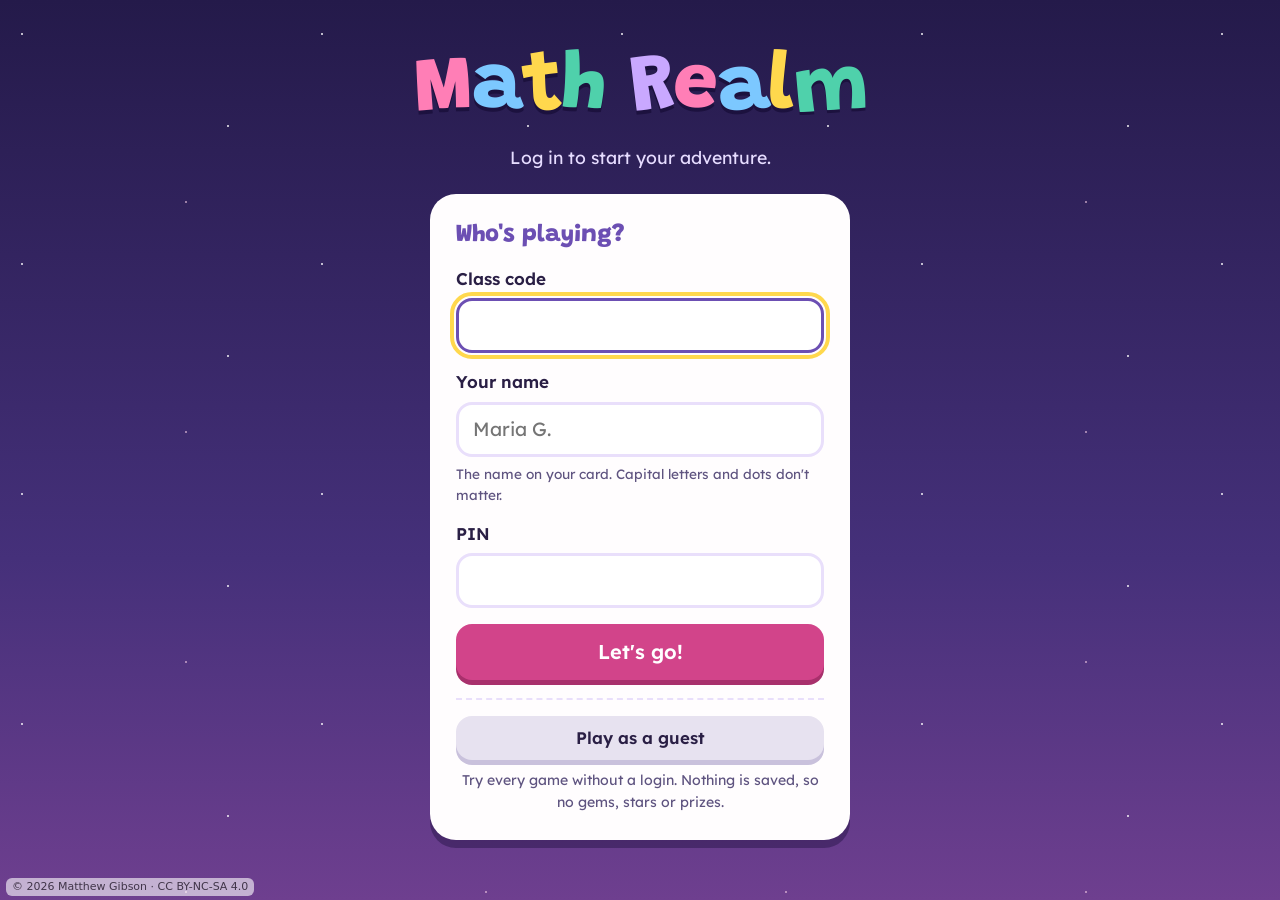
<file: index.html>
<!doctype html>
<!--
  Copyright (c) 2026 Matthew Gibson, Mission High School
  Licensed under CC BY-NC-SA 4.0: https://creativecommons.org/licenses/by-nc-sa/4.0/
  Free for non-commercial educational use with credit. Not for resale.
  Contact: GibsonM1@sfusd.edu
-->
<html lang="en">
<head>
<meta charset="utf-8">
<meta name="viewport" content="width=device-width, initial-scale=1">
<title>Math Realm</title>
<link rel="preconnect" href="https://fonts.googleapis.com">
<link rel="preconnect" href="https://fonts.gstatic.com" crossorigin>
<link href="https://fonts.googleapis.com/css2?family=Grandstander:wght@600;800&family=Lexend:wght@400;600&display=swap" rel="stylesheet">
<link rel="stylesheet" href="css/realm.css">
<style>
  /* ── Login ── */
  .login { min-height: 100vh; display: grid; place-content: center; justify-items: center; gap: 22px; padding: 32px 18px 48px; }
  .wordmark { font-size: clamp(3rem, 11vw, 5rem); text-align: center; letter-spacing: -.01em; }
  .wordmark span { display: inline-block; text-shadow: 0 4px 0 rgba(16, 8, 46, .55); }
  .wordmark span:nth-child(odd) { transform: rotate(-4deg) translateY(2px); }
  .wordmark span:nth-child(even) { transform: rotate(3deg); }
  .login .tagline { margin: -10px 0 0; color: var(--haze); font-size: 1.1rem; text-align: center; }
  .login-card { width: min(420px, 100%); padding: 28px 26px 26px; }
  .login-card h2 { font-size: 1.5rem; margin-bottom: 18px; color: var(--violet); }
  .field-hint { margin: -10px 0 16px; color: var(--ink-soft); font-size: .85rem; }
  .guest-row { margin-top: 18px; padding-top: 16px; border-top: 2px dashed var(--card-edge); text-align: center; }
  .guest-row p { margin: 0 0 10px; color: var(--ink-soft); font-weight: 600; }
  .guest-row .btn { width: 100%; }
  /* light grey, so it reads clearly against the white card without competing with "Let's go!" */
  .btn-guest { color: var(--ink); background: #E7E2F0; box-shadow: 0 5px 0 #C9C1DC; }
  .btn-guest:active { box-shadow: 0 1px 0 #C9C1DC; }
  .guest-row .small { margin: 10px 0 0; font-weight: 400; font-size: .88rem; }

  /* ── Home ── */
  .hub { max-width: 1120px; margin: 0 auto; padding: 26px 20px 64px; }
  .hub-top { display: flex; flex-wrap: wrap; align-items: center; justify-content: space-between; gap: 14px 20px; margin-bottom: 24px; }
  .hub-top h1 { font-size: clamp(2.1rem, 6vw, 3rem); }
  .me { display: flex; align-items: flex-end; gap: 12px; }
  .avatar { display: block; width: 74px; height: 80px; }
  .avatar svg { width: 100%; height: 100%; overflow: visible; }
  .hub-tools { display: flex; align-items: center; gap: 12px; }
  .gems { display: inline-flex; align-items: center; gap: 8px; padding: 6px 16px 6px 8px; border-radius: 999px; background: rgba(255, 255, 255, .12); border: 2px solid rgba(255, 255, 255, .28); font-weight: 600; }
  .gems svg { width: 30px; height: 30px; }
  .gems strong { font-family: var(--display); font-size: 1.45rem; font-weight: 800; }

  .shelf { margin-bottom: 28px; }
  .shelf h2 { font-size: 1.6rem; }
  .shelf p { margin: 4px 0 14px; color: var(--haze); }
  .tickets { display: flex; flex-wrap: wrap; gap: 14px 22px; padding-left: 10px; }

  .how { margin: 16px 0 16px; color: var(--haze); }
  .section-title { margin: 6px 0 14px; font-size: 1.6rem; }

  /* Up next: one suggestion, so nobody has to choose from everything */
  .next { display: flex; flex-wrap: wrap; align-items: center; justify-content: space-between; gap: 14px 24px; margin-bottom: 28px; padding: 18px 22px; }
  .next .label { margin: 0 0 2px; font-weight: 600; color: var(--violet); }
  .next h2 { font-size: 1.6rem; color: var(--ink); }
  .next .where { margin: 2px 0 6px; color: var(--ink-soft); }
  .next .btn { font-size: 1.15rem; padding: 14px 28px; }

  /* Area tiles: one per area, with progress */
  .tiles { display: grid; grid-template-columns: repeat(auto-fit, minmax(min(100%, 280px), 1fr)); gap: 20px; }
  .tile { display: flex; flex-direction: column; overflow: hidden; color: var(--ink); text-decoration: none; transition: transform .15s ease; }
  .tile:hover { transform: translateY(-3px); }
  .tile[data-accent="mint"]  { --accent: var(--mint-deep);  --wash: #E2F8F0; }
  .tile[data-accent="berry"] { --accent: var(--berry);      --wash: #FFEAF3; }
  .tile[data-accent="sky"]   { --accent: var(--sky-deep);   --wash: #E5F2FF; }
  .tile[data-accent="sun"]   { --accent: #A86A00;           --wash: #FFF4D6; }
  .tile .band { flex: 1 1 auto; padding: 18px 20px 14px; background: var(--wash); border-bottom: 3px dashed var(--accent); }   /* grows so meters line up */
  .tile h3 { font-size: 1.65rem; color: var(--accent); }
  .tile .band p { margin: 4px 0 0; color: var(--ink-soft); }
  .tile .body { display: flex; flex-direction: column; gap: 8px; padding: 14px 20px 18px; }
  .meter { height: 12px; border-radius: 999px; background: #F1EBFB; overflow: hidden; }
  .meter span { display: block; height: 100%; border-radius: 999px; background: linear-gradient(90deg, var(--lemon), var(--gold)); }
  .tile .stat { display: flex; justify-content: space-between; gap: 10px; font-weight: 600; font-size: .95rem; }
  .tile .go { align-self: flex-end; margin-top: 4px; font-weight: 600; color: var(--accent); }
  .back { margin-bottom: 4px; }
  .zones { display: grid; grid-template-columns: repeat(auto-fit, minmax(min(100%, 430px), 1fr)); gap: 24px; align-items: start; }
  .zone { overflow: hidden; }
  .zone[data-accent="mint"]  { --accent: var(--mint-deep);  --wash: #E2F8F0; }
  .zone[data-accent="berry"] { --accent: var(--berry);      --wash: #FFEAF3; }
  .zone[data-accent="sky"]   { --accent: var(--sky-deep);   --wash: #E5F2FF; }
  .zone[data-accent="sun"]   { --accent: #A86A00;           --wash: #FFF4D6; }
  .zone-head { padding: 20px 24px 16px; background: var(--wash); border-bottom: 3px dashed var(--accent); }
  .zone-head h2 { font-size: 1.85rem; color: var(--accent); }
  .zone-head p { margin: 4px 0 0; color: var(--ink-soft); }
  .zone-head .zone-link { margin-top: 12px; }
  .skills { list-style: none; margin: 0; padding: 4px 16px 12px; }
  .skill { display: grid; grid-template-columns: minmax(0, 1fr) auto auto; align-items: center; gap: 8px 14px; padding: 13px 6px; border-bottom: 2px solid #F1EBFB; }
  .skill:last-child { border-bottom: 0; }
  .skill-name { font-weight: 600; }
  .skill-name .badge { display: inline-block; margin-left: 6px; padding: 1px 9px; border-radius: 999px; font-size: .8rem; background: #FFF1C2; color: #7A5600; vertical-align: 2px; }
  .skill-name .ticket-mark { display: inline-block; width: 22px; height: 22px; margin-left: 6px; vertical-align: -5px; }
  .soon { font-size: .9rem; font-weight: 600; color: var(--ink-soft); white-space: nowrap; }
  @media (max-width: 500px) {
    .skill { grid-template-columns: minmax(0, 1fr) auto; }
    .skill .stars { grid-row: 2; }
  }
</style>
</head>
<body class="twinkle">
<div class="page">

  <!-- Login -->
  <main class="login" id="loginView" hidden>
    <h1 class="wordmark" id="wordmark">Math Realm</h1>
    <p class="tagline">Log in to start your adventure.</p>
    <section class="login-card card" aria-labelledby="loginTitle">
      <h2 id="loginTitle">Who's playing?</h2>
      <form id="loginForm" autocomplete="off" novalidate>
        <label class="field"><span>Class code</span><input name="classCode" autocapitalize="characters" spellcheck="false" required></label>
        <label class="field"><span>Your name</span><input name="studentId" spellcheck="false" autocomplete="off" required placeholder="Maria G." aria-describedby="nameHint"></label>
        <p class="field-hint" id="nameHint">The name on your card. Capital letters and dots don't matter.</p>
        <label class="field"><span>PIN</span><input name="pin" type="password" inputmode="numeric"></label>
        <p class="form-error" id="loginError" role="alert" hidden></p>
        <button class="btn btn-big" type="submit" id="loginBtn">Let's go!</button>
      </form>
      <div class="guest-row">
        <button class="btn btn-guest" type="button" id="guestBtn">Play as a guest</button>
        <p class="small">Try every game without a login. Nothing is saved, so no gems, stars or prizes.</p>
      </div>
    </section>
  </main>

  <!-- Home -->
  <main class="hub" id="hubView" hidden>
    <header class="hub-top">
      <div class="me"><span class="avatar" id="avatar" hidden></span><h1 id="hello">Hi!</h1></div>
      <div class="hub-tools">
        <div class="gems" id="gems">
          <svg viewBox="0 0 32 32" aria-hidden="true"><path d="M9 5h14l6 8-13 15L3 13z" fill="#7CC8FF" stroke="#fff" stroke-width="2" stroke-linejoin="round"/><path d="M3 13h26M9 5l7 23 7-23M12 13l4-8 4 8" fill="none" stroke="#fff" stroke-width="1.5" stroke-linejoin="round" opacity=".8"/></svg>
          <span><strong id="gemCount">0</strong> <span id="gemName">gems</span></span>
        </div>
        <a class="pill" href="shop.html">
          <svg viewBox="0 0 24 24" aria-hidden="true"><path d="M4 9h16l-1.5 11h-13zM8 9V7a4 4 0 0 1 8 0v2" fill="none" stroke="currentColor" stroke-width="2.2" stroke-linejoin="round" stroke-linecap="round"/></svg>
          Sprite Shop
        </a>
        <button class="btn btn-soft btn-small" type="button" id="logoutBtn">Log out</button>
      </div>
    </header>

    <div id="guestSlot"></div>

    <div class="banner" id="pendingBanner" role="status" hidden>
      <span id="pendingText"></span>
      <button class="btn btn-small" type="button" id="sendNowBtn">Send now</button>
    </div>

    <section class="shelf" id="shelf" hidden aria-labelledby="shelfTitle">
      <h2 id="shelfTitle">Your golden tickets</h2>
      <p>Show the code to your teacher to trade it for a prize.</p>
      <div class="tickets" id="tickets"></div>
    </section>

    <section class="next card" id="nextUp" hidden aria-labelledby="nextTitle"></section>

    <div id="tilesView">
      <h2 class="section-title">Where to?</h2>
      <div class="tiles" id="tiles"></div>
    </div>

    <div id="areaView" hidden>
      <a class="pill back" href="#" id="allAreas">
        <svg viewBox="0 0 24 24" aria-hidden="true"><path d="M15 5l-7 7 7 7" fill="none" stroke="currentColor" stroke-width="2.6" stroke-linecap="round" stroke-linejoin="round"/></svg>
        All areas
      </a>
      <p class="how">Every great round earns a star for that day. Fill all the stars to master a skill!</p>
      <div class="zones" id="zones"></div>
    </div>
  </main>
</div>

<script src="js/config.js"></script>
<script src="js/catalog.js"></script>
<script src="js/api.js"></script>
<script src="js/sprites.js"></script>
<script>
(function () {
  'use strict';
  const C = window.MATH_REALM_CATALOG;
  const $ = s => document.querySelector(s);
  const CLASS_KEY = 'mathRealm.classCode';
  const STAR_PATH = 'M14 2.8l3.4 7 7.7 1-5.6 5.3 1.4 7.6L14 19.9l-6.9 3.8 1.4-7.6-5.6-5.3 7.7-1z';
  const TICKET_PATH = 'M3 7h18v3a2 2 0 0 0 0 4v3H3v-3a2 2 0 0 0 0-4z';
  const LETTER_COLORS = ['#FF7EB6', '#7CC8FF', '#FFD84D', '#4FD1AB', '#C9A8FF'];

  function el(tag, cls, text) {
    const e = document.createElement(tag);
    if (cls) e.className = cls;
    if (text != null) e.textContent = text;
    return e;
  }
  function svg(tag, attrs) {
    const e = document.createElementNS('http://www.w3.org/2000/svg', tag);
    Object.keys(attrs || {}).forEach(k => e.setAttribute(k, attrs[k]));
    return e;
  }

  // Realm name, one candy color per letter
  document.title = C.realmName;
  const mark = $('#wordmark');
  mark.replaceChildren();
  mark.setAttribute('aria-label', C.realmName);
  let n = 0;
  Array.from(C.realmName).forEach(ch => {
    if (ch === ' ') { mark.append(' '); return; }
    const s = el('span', '', ch);
    s.style.color = LETTER_COLORS[n++ % LETTER_COLORS.length];
    s.setAttribute('aria-hidden', 'true');
    mark.append(s);
  });
  $('#gemName').textContent = C.pointsName;

  // Only same-site game pages are allowed as a place to return to after login.
  function safeNext() {
    const next = new URLSearchParams(location.search).get('next') || '';
    return /^[A-Za-z0-9_-]+\.html(\?[A-Za-z0-9=&._%-]*)?$/.test(next) ? next : '';
  }

  /* ── Login ── */

  function showLogin(message) {
    document.body.classList.add('twinkle');
    $('#hubView').hidden = true;
    $('#loginView').hidden = false;
    const f = $('#loginForm');
    try { f.classCode.value = f.classCode.value || localStorage.getItem(CLASS_KEY) || ''; } catch (e) { /* storage blocked */ }
    showError(message || '');
    (f.classCode.value ? f.studentId : f.classCode).focus();
  }
  function showError(text) {
    $('#loginError').textContent = text;
    $('#loginError').hidden = !text;
  }

  $('#guestBtn').addEventListener('click', () => {
    MathRealm.startGuest();
    const next = safeNext();
    if (next) { location.href = next; return; }
    showHub(true);
  });

  $('#loginForm').addEventListener('submit', async e => {
    e.preventDefault();
    const f = e.currentTarget;
    const classCode = f.classCode.value.trim();
    const studentId = f.studentId.value.trim();
    if (!classCode || !studentId) { showError(MathRealm.errorMessage('missing_fields', true)); return; }
    const btn = $('#loginBtn');
    btn.disabled = true;
    btn.textContent = 'Opening the gates…';
    const d = await MathRealm.login(classCode, studentId, f.pin.value.trim());
    btn.disabled = false;
    btn.textContent = "Let's go!";
    if (!d.ok) { showError(MathRealm.errorMessage(d.error, true)); return; }
    try { localStorage.setItem(CLASS_KEY, classCode.toUpperCase()); } catch (err) { /* fine */ }
    f.studentId.value = '';
    f.pin.value = '';
    const next = safeNext();
    if (next) { location.href = next; return; }
    showHub(true);
  });

  /* ── Home ── */

  function showHub(celebrate) {
    document.body.classList.remove('twinkle');
    $('#loginView').hidden = true;
    $('#hubView').hidden = false;
    if (location.search) history.replaceState(null, '', location.pathname + location.hash);
    render(celebrate);
  }

  function render(celebrate) {
    const s = MathRealm.session;
    if (!s) return;
    const guest = MathRealm.isGuest();
    $('#guestSlot').replaceChildren(...(guest ? [MathRealm.guestBanner('')] : []));
    $('#hello').textContent = guest ? 'Welcome, guest!' : 'Hi, ' + s.student.displayName + '!';
    const pick = window.RealmSprites && s.shop && s.shop.equipped && RealmSprites.critter(s.shop.equipped.avatar);
    $('#avatar').replaceChildren(...(pick ? [RealmSprites.critterSvg(pick)] : []));
    $('#avatar').hidden = !pick;
    $('#gems').hidden = guest;
    $('#gemCount').textContent = Number(s.student.points || 0).toLocaleString();
    $('#gems').setAttribute('aria-label', s.student.points + ' ' + C.pointsName);
    $('#logoutBtn').textContent = guest ? 'Log in' : 'Log out';
    renderTickets(guest ? [] : (s.tickets || []));
    renderMap(s, celebrate);
    renderPending();
  }

  function renderTickets(list) {
    const box = $('#tickets');
    box.replaceChildren();
    $('#shelf').hidden = list.length === 0;
    list.slice().reverse().forEach(t => {
      const stub = el('div', 'ticket' + (t.redeemed ? ' used' : ''));
      stub.append(el('strong', '', t.code), el('span', '', t.redeemed ? 'Traded in. Nice work!' : t.skillName));
      box.append(stub);
    });
  }

  function zonesFor(skills) {
    const zones = new Map();
    C.zones.forEach(z => zones.set(z.zone, Object.assign({ skills: [] }, z)));
    skills.forEach(k => {
      if (!zones.has(k.zone)) zones.set(k.zone, { zone: k.zone, title: k.zone || 'More practice', blurb: '', accent: 'sky', skills: [] });
      zones.get(k.zone).skills.push(k);
    });
    return Array.from(zones.values()).filter(z => z.skills.length);
  }

  function gameFor(skillId) {
    return C.games.find(g => skillId.indexOf(g.prefix) === 0) || null;
  }

  function starRow(have, need, mastered, celebrate) {
    const row = el('div', 'stars' + (mastered ? ' mastered' : '') + (celebrate ? ' pop' : ''));
    row.setAttribute('role', 'img');
    row.setAttribute('aria-label', mastered ? 'Mastered' : have + ' of ' + need + ' stars');
    for (let i = 0; i < need; i++) {
      const on = mastered || i < have;
      const star = svg('svg', { viewBox: '0 0 28 28', class: 'star' + (on ? ' on' : ''), 'aria-hidden': 'true' });
      star.style.setProperty('--i', i);
      star.append(svg('path', { d: STAR_PATH }));
      row.append(star);
    }
    return row;
  }

  // The map: tiles for each area, or one area's full skill list (#area-0, #area-1, ...)
  function currentArea(zones) {
    const m = /^#area-(\d+)$/.exec(location.hash);
    return m && zones[Number(m[1])] ? Number(m[1]) : null;
  }

  function starsFor(s, k) {
    const m = s.mastery[k.skillId] || { status: '', days: 0 };
    return m.status === 'mastered' ? k.daysNeeded : Math.min(m.days || 0, k.daysNeeded);
  }

  function renderMap(s, celebrate) {
    const zones = zonesFor(s.skills || []);
    const open = currentArea(zones);
    $('#tilesView').hidden = open !== null;
    $('#areaView').hidden = open === null;
    renderNext(s, zones, open === null);
    if (open !== null) { renderZones(s, celebrate, zones[open]); return; }

    const box = $('#tiles');
    box.replaceChildren();
    zones.forEach((z, i) => {
      const t = el('a', 'tile card');
      t.href = '#area-' + i;
      t.dataset.accent = z.accent || 'sky';
      const band = el('div', 'band');
      band.append(el('h3', '', z.title));
      if (z.blurb) band.append(el('p', '', z.blurb));
      const body = el('div', 'body');
      const have = z.skills.reduce((n, k) => n + starsFor(s, k), 0);
      const need = z.skills.reduce((n, k) => n + k.daysNeeded, 0);
      const mastered = z.skills.filter(k => (s.mastery[k.skillId] || {}).status === 'mastered').length;
      const meter = el('div', 'meter');
      meter.setAttribute('role', 'img');
      meter.setAttribute('aria-label', have + ' of ' + need + ' stars');
      const fill = el('span');
      fill.style.width = (need ? Math.round(100 * have / need) : 0) + '%';
      meter.append(fill);
      const stat = el('div', 'stat');
      stat.append(el('span', '', have + ' of ' + need + ' stars'), el('span', '', mastered + ' of ' + z.skills.length + ' mastered'));
      body.append(meter, stat, el('span', 'go', 'Open ›'));
      t.append(band, body);
      box.append(t);
    });
  }

  // Suggest one thing to do: a skill already started (not mastered) comes first,
  // then the first skill not started yet. Only shown on the map, not inside an area.
  function renderNext(s, zones, onMap) {
    const box = $('#nextUp');
    let pick = null, zoneTitle = '';
    const playable = k => { const g = gameFor(k.skillId); return g && g.ready; };
    for (const pass of ['practicing', 'learning', '']) {
      for (const z of zones) {
        const k = z.skills.find(x => playable(x) && ((s.mastery[x.skillId] || {}).status || '') === pass);
        if (k) { pick = k; zoneTitle = z.title; break; }
      }
      if (pick) break;
    }
    box.hidden = !onMap || !pick;
    if (!pick || !onMap) return;
    box.replaceChildren();
    const left = el('div');
    left.append(el('p', 'label', 'Up next'));
    const h = el('h2', '', pick.name);
    h.id = 'nextTitle';
    left.append(h, el('p', 'where', zoneTitle));
    const m = s.mastery[pick.skillId] || {};
    left.append(starRow(Math.min(m.days || 0, pick.daysNeeded), pick.daysNeeded, false, false));
    const go = el('a', 'btn', 'Play');
    go.href = gameFor(pick.skillId).page + '?skill=' + encodeURIComponent(pick.skillId);
    box.append(left, go);
  }

  function renderZones(s, celebrate, only) {
    const wrap = $('#zones');
    wrap.replaceChildren();
    if (!s.skills || !s.skills.length) {
      wrap.append(el('p', 'how', 'No games are set up yet. Tell your teacher.'));
      return;
    }
    (only ? [only] : zonesFor(s.skills)).forEach(z => {
      const card = el('section', 'zone card');
      card.dataset.accent = z.accent || 'sky';
      const head = el('header', 'zone-head');
      head.append(el('h2', '', z.title));
      if (z.blurb) head.append(el('p', '', z.blurb));
      if (z.link) {
        const a = el('a', 'btn btn-small zone-link', z.link.label);
        a.href = z.link.page;
        head.append(a);
      }
      const list = el('ul', 'skills');

      z.skills.forEach(k => {
        const m = s.mastery[k.skillId] || { status: '', days: 0 };
        const mastered = m.status === 'mastered';
        const li = el('li', 'skill');

        const name = el('div', 'skill-name', k.name);
        if (k.milestone) {
          const t = svg('svg', { viewBox: '0 0 24 24', class: 'ticket-mark', role: 'img' });
          const title = svg('title'); title.textContent = 'Master this to win a golden ticket';
          t.append(title, svg('path', { d: TICKET_PATH, fill: '#FFD84D', stroke: '#E8A90C', 'stroke-width': '1.5' }));
          name.append(t);
        }
        if (mastered) name.append(el('span', 'badge', 'Mastered!'));

        const game = gameFor(k.skillId);
        let action;
        if (game && game.ready) {
          action = el('a', 'btn btn-small' + (mastered ? ' btn-soft' : ''), mastered ? 'Play again' : 'Play');
          action.href = game.page + '?skill=' + encodeURIComponent(k.skillId);
          action.setAttribute('aria-label', (mastered ? 'Play again: ' : 'Play: ') + k.name);
        } else {
          action = el('span', 'soon', 'Opening soon');
        }

        li.append(name, starRow(Math.min(m.days || 0, k.daysNeeded), k.daysNeeded, mastered, celebrate), action);
        list.append(li);
      });

      card.append(head, list);
      wrap.append(card);
    });
  }

  function renderPending() {
    const count = MathRealm.pendingCount();
    $('#pendingBanner').hidden = count === 0;
    $('#pendingText').textContent = count === 1
      ? '1 round is saved on this computer and will send when the internet is back.'
      : count + ' rounds are saved on this computer and will send when the internet is back.';
  }

  $('#sendNowBtn').addEventListener('click', async e => {
    const btn = e.currentTarget;          // currentTarget is gone after the await, so keep it
    btn.disabled = true;
    await MathRealm.flushPending();
    btn.disabled = false;
    render(false);
  });

  $('#logoutBtn').addEventListener('click', async () => {
    await MathRealm.logout();
    showLogin('');
  });

  window.addEventListener('hashchange', () => { if (MathRealm.isLoggedIn()) { render(false); window.scrollTo(0, 0); } });
  $('#allAreas').addEventListener('click', e => { e.preventDefault(); history.pushState(null, '', location.pathname); render(false); });
  window.addEventListener('online', () => setTimeout(() => MathRealm.flushPending().then(() => render(false)), 500));

  /* ── Start ── */

  const wantsLogin = new URLSearchParams(location.search).get('login') === '1';
  if (wantsLogin && MathRealm.isGuest()) MathRealm.logout();
  if (!MathRealm.isLoggedIn()) {
    showLogin('');
  } else {
    const next = safeNext();
    if (next) { location.replace(next); return; }
    showHub(true);
    if (MathRealm.isGuest()) return;
    // Fresh numbers from the server (a teacher may have redeemed a ticket), then send anything waiting.
    const snapshot = () => JSON.stringify(MathRealm.session);
    const before = snapshot();
    MathRealm.refresh().then(d => {
      if (d.ok) return MathRealm.flushPending().then(() => { if (snapshot() !== before) render(false); });
      if (d.error === 'session_expired') showLogin(MathRealm.errorMessage('session_expired', true));
    });
  }
})();
</script>
<!-- license credit -->
<style>#cc-credit{position:fixed;left:6px;bottom:calc(4px + env(safe-area-inset-bottom,0px));z-index:2147483000;font:11px/1.3 system-ui,sans-serif;color:#333;background:rgba(255,255,255,.8);padding:2px 6px;border-radius:6px;text-decoration:none;pointer-events:none;opacity:.75}#cc-credit.cc-flow{position:static;display:table;margin:12px auto 8px;pointer-events:auto;opacity:1}#cc-credit:hover,#cc-credit:focus{text-decoration:underline}@media (prefers-color-scheme:dark){#cc-credit{color:#ddd;background:rgba(0,0,0,.6)}}@media print{#cc-credit{position:static}}</style>
<a id="cc-credit" href="https://creativecommons.org/licenses/by-nc-sa/4.0/" target="_blank" rel="license noopener">© 2026 Matthew Gibson · CC BY-NC-SA 4.0</a>
<script>(function(){var c=document.getElementById('cc-credit');function f(){var d=document.documentElement,s=Math.max(d.scrollHeight,document.body.scrollHeight)>innerHeight+4;c.classList.toggle('cc-flow',s)}addEventListener('load',f);addEventListener('resize',f);setTimeout(f,1500)})();</script>
</body>
</html>
</file>
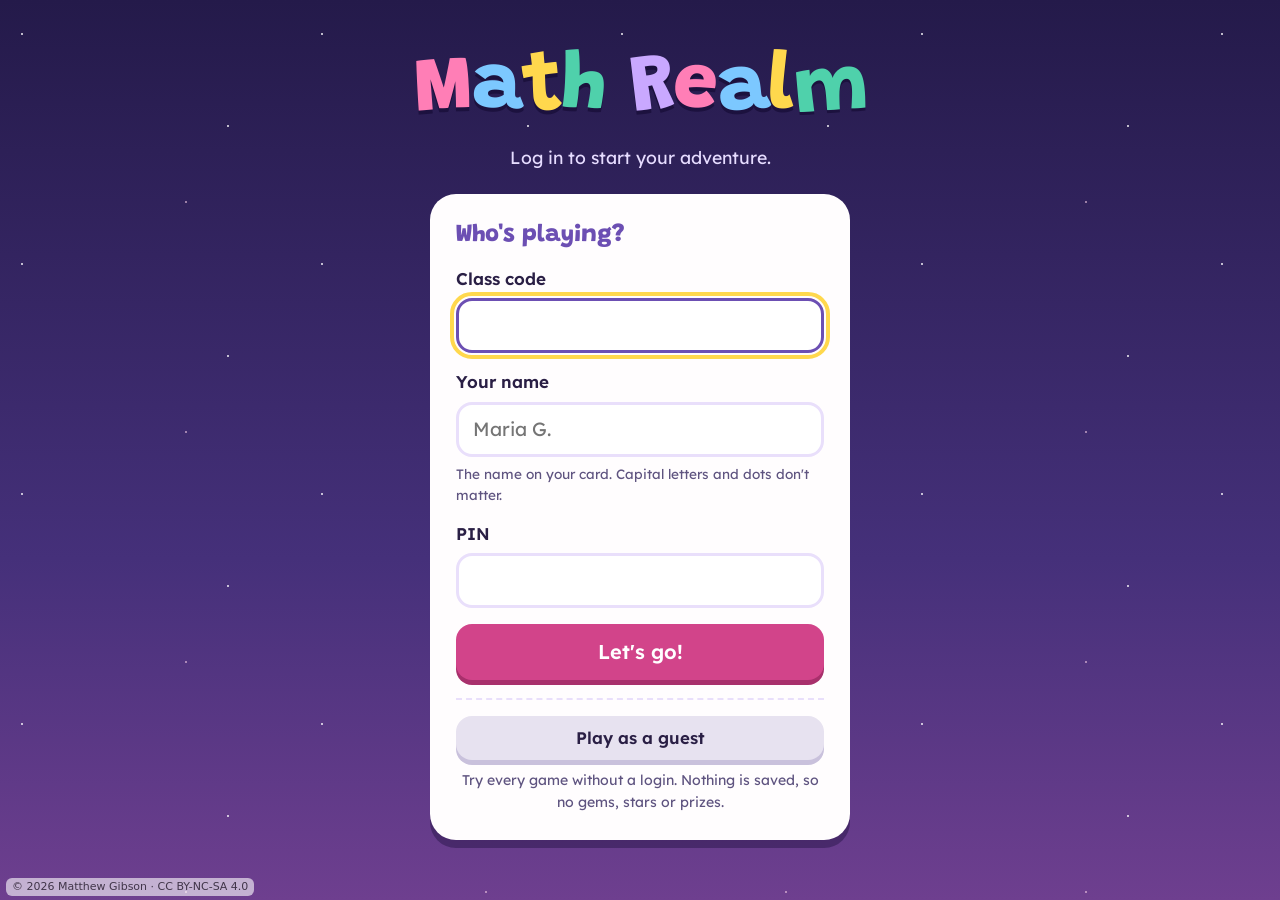
<file: area-model.html>
<!doctype html>
<!--
  Copyright (c) 2026 Matthew Gibson, Mission High School
  Licensed under CC BY-NC-SA 4.0: https://creativecommons.org/licenses/by-nc-sa/4.0/
  Free for non-commercial educational use with credit. Not for resale.
  Contact: GibsonM1@sfusd.edu
-->
<html lang="en">
<head>
<meta charset="utf-8">
<meta name="viewport" content="width=device-width, initial-scale=1">
<title>Rectangle Kingdom</title>
<link rel="preconnect" href="https://fonts.googleapis.com">
<link rel="preconnect" href="https://fonts.gstatic.com" crossorigin>
<link href="https://fonts.googleapis.com/css2?family=Grandstander:wght@600;800&family=Lexend:wght@400;600&display=swap" rel="stylesheet">
<link rel="stylesheet" href="css/realm.css">
<link rel="stylesheet" href="css/area.css">
<style>
  .game { max-width: 1180px; margin: 0 auto; padding: 18px 18px 48px; }

  /* Intro, results, missing */
  .screen-card { max-width: 660px; margin: 18px auto 0; padding: 28px 30px; }
  .screen-card h1 { font-size: clamp(1.9rem, 5vw, 2.6rem); color: var(--violet); margin: 2px 0 12px; }
  .zone-name { margin: 0; font-weight: 600; color: var(--berry); }
  .rules { margin: 18px 0 24px; padding: 16px 18px; border-radius: var(--radius-md); background: #F6F1FF; }
  .rules p { margin: 0 0 8px; color: var(--ink); }
  .rules p:last-child { margin-bottom: 0; }
  .screen-card .stars .star { width: 34px; height: 34px; }

  /* Progress */
  .progress { display: flex; align-items: center; gap: 14px; margin-bottom: 16px; }
  .bar { flex: 1; height: 14px; border-radius: 999px; overflow: hidden; background: rgba(255, 255, 255, .16); }
  .bar span { display: block; height: 100%; width: 0; border-radius: 999px; background: linear-gradient(90deg, var(--bubblegum), var(--lemon)); transition: width .3s ease; }
  .count { font-weight: 600; white-space: nowrap; }

  /* The problem card */
  .board { padding: 22px 24px 22px; }
  .board[data-state="done"] { box-shadow: 0 8px 0 rgba(16, 8, 46, .35), 0 0 0 5px var(--mint); }

  .help { margin: 18px 0 0; padding: 14px 16px; border-radius: var(--radius-md); background: #F7F3FF; color: var(--ink); }
  .help p { margin: 0 auto; max-width: 60ch; text-align: center; }
  .help p + p { margin-top: 6px; }
  .help strong { color: var(--violet); }
  .help svg { display: block; margin: 12px auto 0; max-width: 100%; height: auto; }
  .help.warn { background: #FFF0F6; }
  .actions-row { display: flex; flex-wrap: wrap; justify-content: center; gap: 12px; margin-top: 18px; }

  /* Results */
  .stats { display: grid; grid-template-columns: repeat(auto-fit, minmax(170px, 1fr)); gap: 12px; margin: 6px 0 18px; }
  .stat { padding: 14px 16px; border-radius: var(--radius-md); background: #F6F1FF; }
  .stat strong { display: block; font: 800 2rem/1.1 var(--display); color: var(--ink); }
  .stat span { color: var(--ink-soft); font-size: .95rem; }
  .star-msg { margin: 14px 0 0; padding: 14px 16px; border-radius: var(--radius-md); background: #FFF6D6; color: var(--ink); font-weight: 600; }
  .star-msg p { margin: 0; color: var(--ink); }
  .star-msg p + p { margin-top: 6px; }
  .ticket-wrap { margin: 18px 0 0 12px; display: flex; flex-wrap: wrap; align-items: center; gap: 12px 24px; }
  .ticket-wrap .ticket::before, .ticket-wrap .ticket::after { background: var(--card); }
  .ticket-wrap p { margin: 0; color: var(--ink); font-weight: 600; max-width: 30ch; }
  .actions { display: flex; flex-wrap: wrap; gap: 12px; margin-top: 24px; }
  .link-btn { color: var(--violet); font-weight: 600; }
</style>
</head>
<body>
<div class="page game">

  <header class="topbar">
    <a class="pill" href="index.html">
      <svg viewBox="0 0 24 24" aria-hidden="true"><path d="M15 5l-7 7 7 7" fill="none" stroke="currentColor" stroke-width="2.6" stroke-linecap="round" stroke-linejoin="round"/></svg>
      Back to the map
    </a>
    <div class="top-tools">
      <button class="pill" type="button" id="musicBtn" aria-pressed="true">Music: on</button>
      <button class="pill" type="button" id="soundBtn" aria-pressed="false">Sounds: off</button>
      <div class="gems">
        <svg viewBox="0 0 32 32" aria-hidden="true"><path d="M9 5h14l6 8-13 15L3 13z" fill="#7CC8FF" stroke="#fff" stroke-width="2" stroke-linejoin="round"/><path d="M3 13h26M9 5l7 23 7-23M12 13l4-8 4 8" fill="none" stroke="#fff" stroke-width="1.5" stroke-linejoin="round" opacity=".8"/></svg>
        <span><strong id="gemCount">0</strong> <span id="gemName">gems</span></span>
      </div>
    </div>
  </header>
  <div id="guestSlot"></div>

  <main id="intro" hidden>
    <section class="screen-card card">
      <p class="zone-name" id="zoneName">Rectangle Kingdom</p>
      <h1 id="skillTitle">Rectangles</h1>
      <div id="introStars"></div>
      <div class="rules">
        <p id="ruleHow"></p>
        <p>Type in the box, then press Enter. If it's not right, you get another try. Tap <strong>Show me how</strong> if you're stuck. Problems where you use it still earn gems, but don't count toward today's star.</p>
        <p id="ruleAdd" hidden></p>
        <p id="ruleStar"></p>
      </div>
      <button class="btn btn-big" type="button" id="startBtn" disabled>Start</button>
      <p style="margin:14px 0 0"><a class="link-btn" id="demoLink" href="how-it-works.html">See how it works (a step-by-step demo, great for grown-ups too)</a></p>
    </section>
  </main>

  <main id="play" hidden>
    <div class="progress">
      <div class="bar" aria-hidden="true"><span id="bar"></span></div>
      <span class="count" id="count" aria-live="polite"></span>
    </div>
    <section class="board card" id="board">
      <h2 class="problem-title" id="title"></h2>
      <p class="step" id="step" aria-live="polite"></p>
      <div id="work"></div>
      <div class="help" id="help" hidden></div>
      <div class="actions-row">
        <button class="btn btn-soft" type="button" id="hintBtn">Show me how</button>
        <button class="btn" type="button" id="nextBtn" hidden>Next problem</button>
      </div>
    </section>
  </main>

  <main id="results" hidden>
    <section class="screen-card card">
      <h1 id="resTitle">Round complete!</h1>
      <div class="stats">
        <div class="stat"><strong id="resRight">0</strong><span>solved without help</span></div>
        <div class="stat"><strong id="resTime">0</strong><span>typical time per problem</span></div>
        <div class="stat"><strong id="resGems">…</strong><span id="resGemsLabel">saving your round</span></div>
      </div>
      <div id="resStars"></div>
      <div class="star-msg" id="resMsg" hidden></div>
      <div class="ticket-wrap" id="resTicket" hidden></div>
      <div class="actions">
        <button class="btn" type="button" id="againBtn" disabled>Play again</button>
        <a class="btn btn-soft" href="index.html">Back to the map</a>
      </div>
    </section>
  </main>

  <main id="missing" hidden>
    <section class="screen-card card">
      <h1>That game isn't here</h1>
      <p>This link doesn't match a Rectangle Kingdom skill. Head back to the map and pick one there.</p>
      <div class="actions"><a class="btn" href="index.html">Back to the map</a></div>
    </section>
  </main>
</div>

<script src="js/config.js"></script>
<script src="js/catalog.js"></script>
<script src="js/api.js"></script>
<script src="js/fx.js"></script>
<script src="js/area-core.js"></script>
<script src="js/area-model.js"></script>
<!-- license credit -->
<style>#cc-credit{position:fixed;left:6px;bottom:calc(4px + env(safe-area-inset-bottom,0px));z-index:2147483000;font:11px/1.3 system-ui,sans-serif;color:#333;background:rgba(255,255,255,.8);padding:2px 6px;border-radius:6px;text-decoration:none;pointer-events:none;opacity:.75}#cc-credit.cc-flow{position:static;display:table;margin:12px auto 8px;pointer-events:auto;opacity:1}#cc-credit:hover,#cc-credit:focus{text-decoration:underline}@media (prefers-color-scheme:dark){#cc-credit{color:#ddd;background:rgba(0,0,0,.6)}}@media print{#cc-credit{position:static}}</style>
<a id="cc-credit" href="https://creativecommons.org/licenses/by-nc-sa/4.0/" target="_blank" rel="license noopener">© 2026 Matthew Gibson · CC BY-NC-SA 4.0</a>
<script>(function(){var c=document.getElementById('cc-credit');function f(){var d=document.documentElement,s=Math.max(d.scrollHeight,document.body.scrollHeight)>innerHeight+4;c.classList.toggle('cc-flow',s)}addEventListener('load',f);addEventListener('resize',f);setTimeout(f,1500)})();</script>
</body>
</html>
</file>
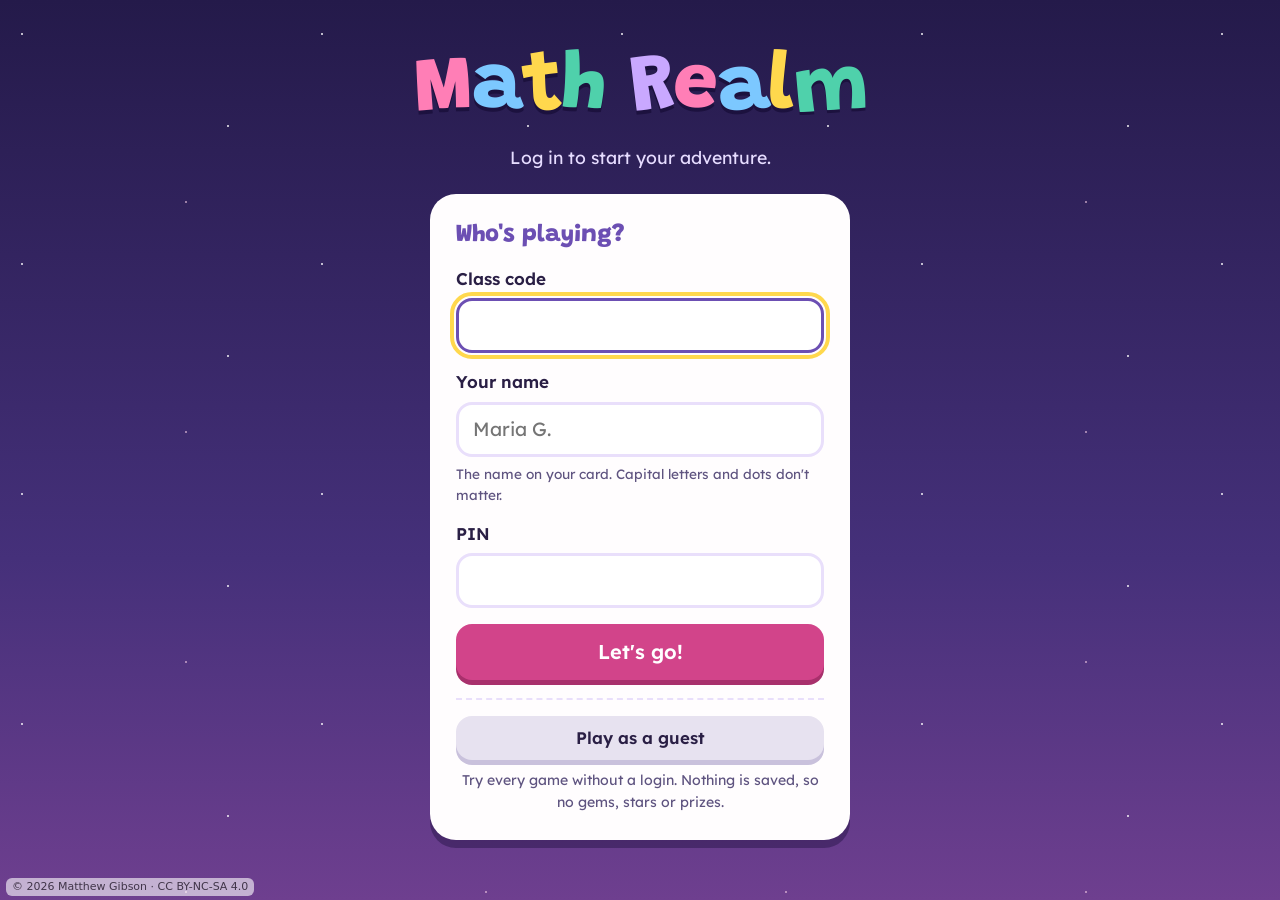
<file: bug-shack.html>
<!doctype html>
<!--
  Copyright (c) 2026 Matthew Gibson, Mission High School
  Licensed under CC BY-NC-SA 4.0: https://creativecommons.org/licenses/by-nc-sa/4.0/
  Free for non-commercial educational use with credit. Not for resale.
  Contact: GibsonM1@sfusd.edu
-->
<html lang="en">
<head>
<meta charset="utf-8">
<meta name="viewport" content="width=device-width, initial-scale=1">
<title>bug❤️shack</title>
<link rel="preconnect" href="https://fonts.googleapis.com">
<link rel="preconnect" href="https://fonts.gstatic.com" crossorigin>
<link href="https://fonts.googleapis.com/css2?family=Grandstander:wght@600;800&family=Lexend:wght@400;600&display=swap" rel="stylesheet">
<link rel="stylesheet" href="css/realm.css">
<style>
  .game { max-width: 1200px; margin: 0 auto; padding: 14px 18px 14px; }
  .topbar { margin-bottom: 12px; }

  /* Start, results and "not here" cards */
  .screen-card { max-width: 760px; margin: 14px auto 0; padding: 26px 30px; }
  .screen-card h1 { font-size: clamp(1.9rem, 5vw, 2.6rem); color: var(--violet); margin: 2px 0 12px; }
  .zone-name { margin: 0; font: 800 1.3rem/1.2 var(--display); color: var(--mint-deep); }
  .hosts { display: flex; flex-wrap: wrap; align-items: flex-end; gap: 10px 26px; margin: 4px 0 6px; }
  .host { display: flex; align-items: center; gap: 10px; font-weight: 600; color: var(--ink); }
  .host svg { width: 70px; height: 76px; overflow: visible; }
  .rules { margin: 16px 0 18px; padding: 16px 18px; border-radius: var(--radius-md); background: #EAFBF4; }
  .rules p { margin: 0 0 9px; color: var(--ink); }
  .rules p:last-child { margin-bottom: 0; }
  .screen-card .stars .star { width: 34px; height: 34px; }
  .book { display: flex; flex-wrap: wrap; align-items: center; gap: 4px 6px; min-height: 52px; margin: 0 0 18px; color: var(--ink-soft); font-weight: 600; }
  .book .mini { width: 34px; height: 44px; }
  .book .label { margin-right: 8px; }
  .intro-actions { display: flex; flex-wrap: wrap; gap: 12px; }
  .intro-actions .btn-big { flex: 1 1 260px; width: auto; }

  /* The play board: the shack scene on the left, the work on the right */
  .board { display: grid; grid-template-columns: auto minmax(0, 1fr); gap: 18px; align-items: start; padding: 14px 16px 16px; }
  .stage-wrap { position: relative; border-radius: var(--radius-md); overflow: hidden; background: #E3F7EF; }
  #stage { display: block; height: min(560px, calc(100vh - 128px)); min-height: 380px; width: auto; aspect-ratio: 600 / 560; }
  .work { display: flex; flex-direction: column; min-width: 0; }
  @media (max-width: 920px) {
    .board { grid-template-columns: 1fr; }
    #stage { width: 100%; height: auto; min-height: 0; }
  }

  /* The guests so far, dancing in their spots */
  .party { display: flex; align-items: center; gap: 8px; margin: 0 0 8px; min-height: 44px; }
  .party .count { margin-right: 4px; font: 800 1.15rem/1.1 var(--display); color: var(--ink); white-space: nowrap; }
  .slots { display: flex; flex-wrap: wrap; gap: 5px; }
  .slot { position: relative; width: 36px; height: 42px; border-radius: 12px; background: #F3EEFF; box-shadow: inset 0 0 0 2px #E2D8F7; }
  .slot.now { box-shadow: inset 0 0 0 3px var(--violet); background: #fff; }
  .slot.first { background: #E3F8F0; box-shadow: inset 0 0 0 2px var(--mint); }
  .slot.helped { background: #FFF6D6; box-shadow: inset 0 0 0 2px var(--lemon); }
  .slot.missed { background: #FFEAF3; box-shadow: inset 0 0 0 2px var(--bubblegum); }
  .slot svg { position: absolute; left: 3px; top: 3px; width: 30px; height: 36px; overflow: visible; }
  .slot.first svg, .slot.helped svg { animation: boogie .47s ease-in-out infinite alternate; transform-origin: 50% 100%; }
  .slot:nth-child(even) svg { animation-delay: -.23s; }
  @keyframes boogie { from { transform: rotate(-7deg); } to { transform: rotate(7deg) translateY(-2px); } }

  .caption { min-height: 5.65em; margin: 0 0 10px; padding: 11px 15px; border-radius: var(--radius-md); background: #FFF6D6; color: var(--ink); font-size: 1.12rem; line-height: 1.45; max-width: none; }
  .caption.good { background: #E3F8F0; }
  .caption.bad { background: #FFE9F2; }
  .caption.boomer { background: #E5F2FF; }
  .caption strong { font-weight: 600; }

  /* The math area keeps one height, so nothing below it jumps around */
  .workarea { min-height: 236px; padding: 8px 12px; border-radius: var(--radius-md); background: #F8F5FF; color: var(--ink); }
  .controls { display: flex; flex-wrap: wrap; align-items: center; gap: 12px; margin-top: 9px; min-height: 50px; }
  .controls .btn { min-width: 8.5em; }
  .tip { min-height: 1.4em; margin: 4px 0 0; font-size: .9rem; color: var(--ink-soft); max-width: none; }

  /* Place-value answer boxes: O . t h */
  .say { display: flex; flex-wrap: wrap; align-items: center; justify-content: center; gap: 8px 12px; margin: 6px 0 4px; font: 600 1.25rem/1.2 var(--body); }
  .dbox { --cell: 1.25em; position: relative; display: inline-grid; align-items: end; row-gap: 2px; font: 800 2.5rem/1.1 var(--display); color: var(--ink); }
  .dbox .head { text-align: center; font: 600 .85rem/1 var(--body); color: var(--violet); }
  .dbox .cell { height: 1.3em; display: flex; align-items: center; justify-content: center; border-radius: 12px; background: #fff; box-shadow: inset 0 0 0 3px var(--card-edge); cursor: pointer; }
  .dbox .cell:hover { box-shadow: inset 0 0 0 3px #CDBEF0; }
  .dbox .pt { text-align: center; align-self: end; padding-bottom: .05em; }
  /* the picked box stays marked even when you click away; it glows while you can type */
  .dbox .cell.cur { background: #FFF8DE; box-shadow: inset 0 0 0 3px #EBCB72; }
  .dbox .cell.live { background: #FFF1B8; box-shadow: inset 0 0 0 3px var(--gold), 0 0 0 4px var(--lemon); }
  .dbox .cell.ghost { color: #C9BBE8; }
  .dbox input { position: absolute; left: 0; bottom: 0; width: 1px; height: 1px; margin: 0; padding: 0; border: 0; opacity: 0; pointer-events: none; font-size: 16px; }
  .dbox.ok .cell { background: #E3F8F0; box-shadow: inset 0 0 0 3px var(--mint); color: var(--mint-deep); }
  .dbox.shown .cell { background: #FFF0F6; box-shadow: inset 0 0 0 3px var(--bubblegum); color: var(--berry); }
  .dbox.bad .cell { background: #FFF0F6; box-shadow: inset 0 0 0 3px var(--bubblegum); }
  .dbox.bad { animation: shake .35s; }
  .dbox.off { opacity: .5; }
  .dbox.off .cell { background: transparent; box-shadow: inset 0 0 0 3px #DED4EF; cursor: default; }
  .dbox.ok .cell, .dbox.shown .cell { cursor: default; }
  .dbox.small { font-size: 1.9rem; }
  @keyframes shake { 20% { transform: translateX(-6px); } 40% { transform: translateX(5px); } 60% { transform: translateX(-4px); } 80% { transform: translateX(2px); } }
  .unit { font: 800 1.6rem/1 var(--display); color: var(--ink-soft); align-self: end; padding-bottom: .3em; }
  .equals { min-height: 2.6em; margin: 10px 0 0; display: flex; flex-wrap: wrap; align-items: center; justify-content: center; gap: 6px 10px; font: 800 1.35rem/1.1 var(--display); color: var(--ink-soft); }
  .equals .word { font: 600 1rem/1.2 var(--body); }
  .note { display: flex; align-items: center; justify-content: center; gap: 10px; min-height: 64px; margin-top: 6px; }
  .note svg { width: 58px; height: 58px; flex: none; overflow: visible; }
  .note .bubble { padding: 8px 14px; border-radius: 16px; background: #E5F2FF; font-weight: 600; color: var(--ink); }
  .note .bubble b { font: 800 1.3rem/1 var(--display); color: var(--sky-deep); }

  /* Stacked fractions, as in the race */
  .sf { display: inline-flex; flex-direction: column; align-items: center; line-height: 1.05; vertical-align: middle; }
  .sf .t { padding: 0 3px 2px; border-bottom: 3px solid currentColor; }
  .sf .b { padding-top: 2px; }
  .mixed { display: inline-flex; align-items: center; gap: 3px; }
  .num { width: 3.1em; padding: 2px 4px; text-align: center; font: 800 1.35rem/1.15 var(--display); color: var(--ink); background: #fff; border: 3px solid var(--card-edge); border-radius: 10px; }
  .num:focus { outline: none; border-color: var(--violet); box-shadow: 0 0 0 4px var(--lemon); }
  .num:disabled { background: transparent; border-style: dashed; }
  .num.ok { color: var(--mint-deep); background: #E3F8F0; border: 3px solid var(--mint); }
  .num.bad { border-color: var(--bubblegum); background: #FFF0F6; animation: shake .35s; }
  .num.shown { color: var(--berry); background: #FFF0F6; border: 3px solid var(--bubblegum); }

  /* Bug cards (from the guest book) */
  .cards { display: flex; flex-wrap: wrap; justify-content: center; gap: 8px; margin: 0 0 8px; }
  .bugcard { position: relative; display: flex; align-items: center; gap: 8px; min-width: 0; padding: 4px 12px 4px 6px; border-radius: 14px; background: #fff; color: var(--ink); box-shadow: inset 0 0 0 2px var(--card-edge); font: 600 .95rem/1.2 var(--body); text-align: left; }
  .bugcard svg { width: 28px; height: 34px; flex: none; overflow: visible; }
  .bugcard .len { display: block; font: 800 1.2rem/1.1 var(--display); color: var(--ink); }
  .bugcard .by { display: block; font-size: .72rem; line-height: 1.1; color: var(--mint-deep); }
  .bugcard .who { display: block; font-size: .85rem; color: var(--ink-soft); }
  button.bugcard { flex-direction: column; gap: 0; width: 86px; padding: 5px 3px 6px; text-align: center; border: 0; cursor: pointer; box-shadow: inset 0 0 0 2px var(--card-edge), 0 4px 0 var(--card-edge); transition: transform .08s ease; }
  button.bugcard:active { transform: translateY(3px); box-shadow: inset 0 0 0 2px var(--card-edge), 0 1px 0 var(--card-edge); }
  button.bugcard[aria-pressed="true"] { background: #FFF6D6; box-shadow: inset 0 0 0 3px var(--gold), 0 4px 0 var(--gold); }
  button.bugcard .key { position: absolute; left: 6px; top: 4px; font-size: .75rem; color: var(--ink-soft); }
  button.bugcard .pos { position: absolute; right: 4px; top: 3px; padding: 1px 6px; border-radius: 8px; background: var(--gold); color: #fff; font-size: .7rem; }
  button.bugcard svg { width: 38px; height: 44px; }
  button.bugcard .len { font-size: 1.08rem; white-space: nowrap; }
  button.bugcard .who { font-size: .78rem; }
  button.bugcard:disabled { cursor: default; }

  /* The sum written on paper: O . t h columns with the decimal points lined up */
  .mathrow { display: flex; flex-wrap: nowrap; align-items: flex-start; justify-content: center; gap: 12px 22px; }
  .mathrow > * { min-width: 0; }
  @media (max-width: 560px) { .mathrow { flex-wrap: wrap; } }
  .paper { --cell: 1.05em; --op: .9em; display: inline-grid; align-items: center; row-gap: 3px; padding: 6px 12px 8px; border-radius: 14px; background: #fff; font: 800 2rem/1.15 var(--display); color: var(--ink); }
  .paper .head { text-align: center; font: 600 .78rem/1 var(--body); color: var(--violet); }
  .paper .c, .paper .op, .paper .pt { text-align: center; }
  .paper .ghost { color: #C9BBE8; }
  .paper .q { color: #CFC3EA; }
  .paper .rule { border-top: 4px solid var(--ink); margin: 1px 0; }
  .paper .carry { height: 1.05em; align-self: end; display: flex; align-items: center; justify-content: center; padding: 0; border: 0; border-radius: 8px; background: transparent; color: var(--berry); font: 800 .95rem/1 var(--display); cursor: pointer; box-shadow: inset 0 0 0 2px #EEE6FB; }
  .paper .carry:hover { background: #FFF0F6; }
  .paper .carry.on { box-shadow: inset 0 0 0 2px var(--bubblegum); background: #FFF0F6; }
  .paper .carry:disabled { cursor: default; box-shadow: none; }
  .paper .dbox { font-size: 1em; grid-column: 2 / -1; --cell: 1.05em; }
  .paper .dbox .cell { height: 1.2em; border-radius: 8px; }
  .paper .scr { width: var(--cell); height: .95em; justify-self: center; align-self: end; padding: 0; text-align: center; font: 800 .62em/1 var(--display); color: var(--berry); background: #fff; border: 2px dashed #DCD0F2; border-radius: 7px; }
  .paper .scr:focus { outline: none; border-color: var(--bubblegum); border-style: solid; }
  .paper .scr:disabled { border-color: transparent; background: transparent; }
  .paper .key { margin: 4px 0 0; justify-self: center; font: 400 .68rem/1.25 var(--body); color: var(--ink-soft); text-align: center; white-space: pre-line; }
  .side { display: flex; flex-direction: column; align-items: center; gap: 8px; min-width: 0; }
  .fr { display: flex; flex-wrap: wrap; align-items: center; justify-content: center; gap: 6px 8px; font: 800 1.3rem/1 var(--display); color: var(--ink-soft); }
  .fr .word { flex-basis: 100%; text-align: center; font: 600 .85rem/1 var(--body); }
  .fr .word.inline { flex-basis: auto; }
  .steps { display: flex; flex-direction: column; gap: 3px; }
  .gstep { display: flex; flex-wrap: nowrap; align-items: center; gap: 6px 8px; padding: 2px 10px; border-radius: 12px; font: 800 1.12rem/1.05 var(--display); color: var(--ink); white-space: nowrap; }
  .gstep .n { font: 600 .8rem/1 var(--body); color: var(--violet); }
  .gstep .word { font: 600 .9rem/1.2 var(--body); color: var(--ink-soft); flex-basis: 100%; }
  .gstep.wait { opacity: .38; }
  .gstep.now { background: #fff; box-shadow: inset 0 0 0 2px var(--card-edge); }
  .gstep .dbox { font-size: 1.45rem; }
  .gstep .dbox .head { font-size: .7rem; }

  .tut-dots { display: flex; gap: 6px; justify-content: center; margin-top: 4px; }
  .tut-dots span { width: 10px; height: 10px; border-radius: 50%; background: #DDD2F5; }
  .tut-dots span.on { background: var(--violet); }
  .tut-big { margin: 10px 0 0; text-align: center; font: 800 1.6rem/1.3 var(--display); color: var(--ink); max-width: none; }
  .tut-big .sf { font-size: 1.4rem; }

  /* The scene */
  #stage text { font-family: var(--body); }
  #stage .num-label { font-family: var(--display); font-weight: 800; }
  .bug .hop { transform-box: fill-box; transform-origin: 50% 100%; }
  .dance .hop { animation: dance .47s ease-in-out infinite alternate; }
  @keyframes dance { from { transform: rotate(-5deg); } to { transform: rotate(5deg) translateY(-4px); } }
  .fade-in { animation: fadein .45s ease both; }
  @keyframes fadein { from { opacity: 0; } to { opacity: 1; } }
  .heart-glow { animation: glow 1.2s ease-in-out infinite alternate; }
  #stage .fog { transition: opacity .9s ease; }
  #stage .fog.clear { opacity: 0; }
  .walking .hop { animation: waddle .22s ease-in-out infinite alternate; }
  @keyframes waddle { from { transform: rotate(-4deg); } to { transform: rotate(4deg) translateY(-3px); } }
  @keyframes glow { from { opacity: .55; } to { opacity: 1; } }

  /* Results */
  .stats { display: grid; grid-template-columns: repeat(auto-fit, minmax(170px, 1fr)); gap: 12px; margin: 6px 0 18px; }
  .stat { padding: 14px 16px; border-radius: var(--radius-md); background: #EAFBF4; }
  .stat strong { display: block; font: 800 2rem/1.1 var(--display); color: var(--ink); }
  .stat span { color: var(--ink-soft); font-size: .95rem; }
  .star-msg { margin: 14px 0 0; padding: 14px 16px; border-radius: var(--radius-md); background: #FFF6D6; color: var(--ink); font-weight: 600; }
  .star-msg p { margin: 0; color: var(--ink); }
  .star-msg p + p { margin-top: 6px; }
  .ticket-wrap { margin: 18px 0 0 12px; display: flex; flex-wrap: wrap; align-items: center; gap: 12px 24px; }
  .ticket-wrap .ticket::before, .ticket-wrap .ticket::after { background: var(--card); }
  .ticket-wrap p { margin: 0; color: var(--ink); font-weight: 600; max-width: 30ch; }
  .actions { display: flex; flex-wrap: wrap; gap: 12px; margin-top: 24px; }
</style>
</head>
<body>
<div class="page game">
  <header class="topbar">
    <a class="pill" href="index.html">
      <svg viewBox="0 0 24 24" aria-hidden="true"><path d="M15 5l-7 7 7 7" fill="none" stroke="currentColor" stroke-width="2.6" stroke-linecap="round" stroke-linejoin="round"/></svg>
      Back to the map
    </a>
    <div class="top-tools">
      <button class="pill" type="button" id="musicBtn" aria-pressed="true">Music: on</button>
      <button class="pill" type="button" id="soundBtn" aria-pressed="false">Sounds: off</button>
      <div class="gems">
        <svg viewBox="0 0 32 32" aria-hidden="true"><path d="M9 5h14l6 8-13 15L3 13z" fill="#7CC8FF" stroke="#fff" stroke-width="2" stroke-linejoin="round"/><path d="M3 13h26M9 5l7 23 7-23M12 13l4-8 4 8" fill="none" stroke="#fff" stroke-width="1.5" stroke-linejoin="round" opacity=".8"/></svg>
        <span><strong id="gemCount">0</strong> <span id="gemName">gems</span></span>
      </div>
    </div>
  </header>
  <div id="guestSlot"></div>

  <main id="intro" hidden>
    <section class="screen-card card">
      <p class="zone-name" id="zoneName">bug❤️shack</p>
      <h1 id="skillTitle">Measure the guests</h1>
      <div class="hosts" id="hosts"></div>
      <div id="introStars"></div>
      <div class="rules" id="rules"></div>
      <div class="book" id="book" aria-live="polite"></div>
      <div class="intro-actions">
        <button class="btn btn-big" type="button" id="startBtn" disabled>Opening the door…</button>
        <button class="btn btn-soft" type="button" id="tutBtn" disabled>Show me how</button>
      </div>
    </section>
  </main>

  <main id="play" hidden>
    <section class="board card" aria-label="bug❤️shack">
      <div class="stage-wrap">
        <svg id="stage" viewBox="0 0 600 560" role="img" aria-label="A bug standing next to a measuring tape"></svg>
      </div>
      <div class="work">
        <div class="party" id="party" aria-hidden="true"></div>
        <p class="caption" id="caption" aria-live="polite"></p>
        <div class="workarea" id="workarea"></div>
        <div class="controls" id="controls"></div>
        <p class="tip" id="tip"></p>
      </div>
    </section>
  </main>

  <main id="done" hidden>
    <section class="screen-card card">
      <h1 id="resTitle">Party time!</h1>
      <div class="hosts" id="resHosts"></div>
      <div class="stats">
        <div class="stat"><strong id="resRight">0</strong><span id="resRightLabel">right on the first try</span></div>
        <div class="stat" id="resCaughtBox"><strong id="resCaught">0</strong><span>of Boomer's mistakes caught</span></div>
        <div class="stat"><strong id="resGems">…</strong><span id="resGemsLabel">saving your party</span></div>
      </div>
      <div id="resStars"></div>
      <div class="star-msg" id="resMsg" hidden></div>
      <div class="ticket-wrap" id="resTicket" hidden></div>
      <div class="actions">
        <button class="btn" type="button" id="againBtn" disabled>Play again</button>
        <a class="btn btn-soft" href="index.html">Back to the map</a>
      </div>
    </section>
  </main>

  <main id="missing" hidden>
    <section class="screen-card card">
      <h1>That game isn't here</h1>
      <p>This link doesn't match a bug❤️shack game. Head back to the map and pick one there.</p>
      <div class="actions"><a class="btn" href="index.html">Back to the map</a></div>
    </section>
  </main>
</div>

<script src="js/config.js"></script>
<script src="js/catalog.js"></script>
<script src="js/api.js"></script>
<script src="js/fx.js"></script>
<script src="js/sprites.js"></script>
<script src="js/bug-shack.js"></script>
<!-- license credit -->
<style>#cc-credit{position:fixed;left:6px;bottom:calc(4px + env(safe-area-inset-bottom,0px));z-index:2147483000;font:11px/1.3 system-ui,sans-serif;color:#333;background:rgba(255,255,255,.8);padding:2px 6px;border-radius:6px;text-decoration:none;pointer-events:none;opacity:.75}#cc-credit.cc-flow{position:static;display:table;margin:12px auto 8px;pointer-events:auto;opacity:1}#cc-credit:hover,#cc-credit:focus{text-decoration:underline}@media (prefers-color-scheme:dark){#cc-credit{color:#ddd;background:rgba(0,0,0,.6)}}@media print{#cc-credit{position:static}}</style>
<a id="cc-credit" href="https://creativecommons.org/licenses/by-nc-sa/4.0/" target="_blank" rel="license noopener">© 2026 Matthew Gibson · CC BY-NC-SA 4.0</a>
<script>(function(){var c=document.getElementById('cc-credit');function f(){var d=document.documentElement,s=Math.max(d.scrollHeight,document.body.scrollHeight)>innerHeight+4;c.classList.toggle('cc-flow',s)}addEventListener('load',f);addEventListener('resize',f);setTimeout(f,1500)})();</script>
</body>
</html>
</file>
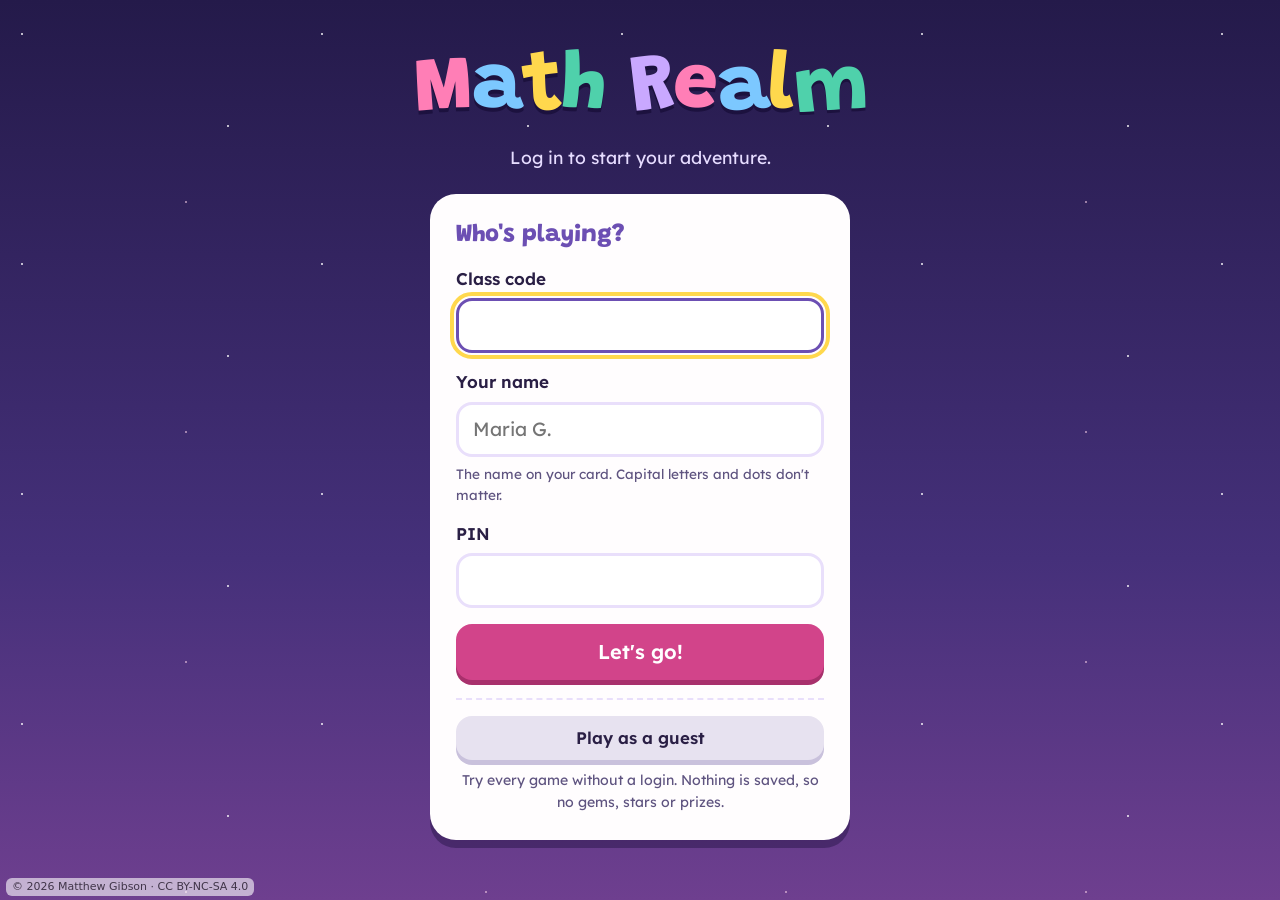
<file: challenge.html>
<!doctype html>
<!--
  Copyright (c) 2026 Matthew Gibson, Mission High School
  Licensed under CC BY-NC-SA 4.0: https://creativecommons.org/licenses/by-nc-sa/4.0/
  Free for non-commercial educational use with credit. Not for resale.
  Contact: GibsonM1@sfusd.edu
-->
<html lang="en">
<head>
<meta charset="utf-8">
<meta name="viewport" content="width=device-width, initial-scale=1">
<title>Speed challenge</title>
<link rel="preconnect" href="https://fonts.googleapis.com">
<link rel="preconnect" href="https://fonts.gstatic.com" crossorigin>
<link href="https://fonts.googleapis.com/css2?family=Grandstander:wght@600;800&family=Lexend:wght@400;600&display=swap" rel="stylesheet">
<link rel="stylesheet" href="css/realm.css">
<style>
  .game { max-width: 1060px; margin: 0 auto; padding: 18px 18px 48px; }
  .screen-card { max-width: 720px; margin: 18px auto 0; padding: 28px 30px; }
  .screen-card h1 { font-size: clamp(1.9rem, 5vw, 2.6rem); color: var(--violet); margin: 2px 0 10px; }
  .screen-card > p { color: var(--ink-soft); }
  .zone-name { margin: 0; font-weight: 600; color: var(--mint-deep); }

  /* Picking a set */
  .tabs { display: inline-flex; gap: 6px; margin: 8px 0 16px; padding: 5px; border-radius: 999px; background: #F1EBFB; }
  .tabs button { border: 0; border-radius: 999px; padding: 9px 18px; font: 600 1rem/1 var(--body); color: var(--ink-soft); background: transparent; cursor: pointer; }
  .tabs button[aria-selected="true"] { background: #fff; color: var(--violet); box-shadow: 0 2px 0 var(--card-edge); }
  .sets { list-style: none; margin: 0; padding: 0; }
  .set { display: grid; grid-template-columns: minmax(0, 1fr) auto auto; align-items: center; gap: 6px 16px; padding: 12px 4px; border-bottom: 2px solid #F1EBFB; }
  .set:last-child { border-bottom: 0; }
  .set-name { font-weight: 600; color: var(--ink); }
  .set-name small { display: block; font-weight: 400; color: var(--ink-soft); font-size: .9rem; }
  .best { font: 800 1.15rem/1 var(--display); color: var(--violet); white-space: nowrap; }
  .best.none { font: 600 .9rem/1 var(--body); color: #A79BC4; }
  @media (max-width: 520px) { .set { grid-template-columns: minmax(0, 1fr) auto; } .set .best { grid-row: 2; } }
  .voice-note { margin: 18px 0 0; padding: 12px 14px; border-radius: var(--radius-md); background: #F6F1FF; color: var(--ink); font-size: .95rem; }

  /* Racing */
  .race-top { display: flex; flex-wrap: wrap; align-items: center; justify-content: space-between; gap: 10px 20px; margin-bottom: 16px; }
  .clock { font: 800 clamp(2.6rem, 7vw, 3.6rem)/1 var(--display); letter-spacing: .02em; font-variant-numeric: tabular-nums; }
  .race-info { display: flex; flex-wrap: wrap; align-items: center; gap: 10px 18px; font-weight: 600; }
  .race-info .bestline { color: var(--haze); }
  .stage { display: grid; grid-template-columns: minmax(0, 1fr) 300px; gap: 20px; align-items: start; }
  @media (max-width: 820px) { .stage { grid-template-columns: 1fr; } }
  .problem { position: relative; padding: 30px 24px 24px; text-align: center; min-height: 250px; }
  .problem[data-state="right"] { box-shadow: 0 8px 0 rgba(16, 8, 46, .35), 0 0 0 5px var(--mint); }
  .problem[data-state="wrong"] { box-shadow: 0 8px 0 rgba(16, 8, 46, .35), 0 0 0 5px var(--bubblegum); }
  .question { display: flex; flex-wrap: wrap; align-items: center; justify-content: center; gap: .28em; margin: 6px 0 8px; font: 800 clamp(3rem, 9vw, 4.6rem)/1.1 var(--display); color: var(--ink); }
  .answer-box { min-width: 2.1em; padding: 0 .15em; border-bottom: 6px solid var(--violet); color: var(--violet); }
  .answer-box:empty::before { content: "?"; color: #CFC3EA; }
  .problem[data-state="right"] .answer-box { color: var(--mint-deep); border-color: var(--mint); }
  .problem[data-state="wrong"] .answer-box { color: var(--berry); border-color: var(--bubblegum); }
  .feedback { min-height: 1.6em; margin: 4px 0 10px; font-weight: 600; font-size: 1.1rem; color: var(--ink); }
  .countdown { position: absolute; inset: 0; display: grid; place-items: center; border-radius: var(--radius-lg); background: rgba(255, 253, 254, .94); font: 800 6rem/1 var(--display); color: var(--violet); }

  .mic-row { display: flex; flex-wrap: wrap; align-items: center; justify-content: center; gap: 10px 14px; }
  .mic { display: inline-flex; align-items: center; gap: 8px; padding: 9px 16px; border-radius: 999px; border: 2px solid var(--card-edge); background: #fff; color: var(--ink); font: 600 1rem/1 var(--body); cursor: pointer; }
  .mic svg { width: 20px; height: 20px; }
  .mic[aria-pressed="true"] { border-color: var(--mint); background: #E7FAF3; color: var(--mint-deep); }
  .mic .dot { width: 10px; height: 10px; border-radius: 50%; background: #CFC3EA; }
  .mic[data-listening="true"] .dot { background: var(--coral); animation: pulse 1.2s ease-in-out infinite; }
  @keyframes pulse { 50% { opacity: .3; } }
  .heard { min-height: 1.4em; margin: 0; color: var(--ink-soft); font-size: .95rem; }

  .keypad { display: grid; grid-template-columns: repeat(3, 1fr); gap: 10px; }
  @media (max-width: 820px) { .keypad { width: 100%; max-width: 420px; margin: 0 auto; } }
  .key { padding: 16px 0; border: 0; border-radius: var(--radius-md); background: #fff; color: var(--ink); font: 800 1.9rem/1 var(--display); box-shadow: 0 5px 0 var(--card-edge); cursor: pointer; }
  .key:active { transform: translateY(4px); box-shadow: 0 1px 0 var(--card-edge); }
  .key.del { font: 600 1.1rem/1 var(--body); }
  .key.wide { grid-column: span 2; }
  .key.check { grid-column: 1 / -1; background: var(--mint); color: #0F3B2E; font: 600 1.3rem/1 var(--body); box-shadow: 0 5px 0 var(--mint-deep); }
  .key:disabled { opacity: .5; cursor: not-allowed; }
  .quit { margin-top: 14px; text-align: center; }
  .quit button { background: none; border: 0; color: var(--haze); font: 600 .95rem/1 var(--body); text-decoration: underline; cursor: pointer; }

  /* Results */
  .stats { display: grid; grid-template-columns: repeat(auto-fit, minmax(170px, 1fr)); gap: 12px; margin: 6px 0 18px; }
  .stat { padding: 14px 16px; border-radius: var(--radius-md); background: #F6F1FF; }
  .stat strong { display: block; font: 800 2rem/1.1 var(--display); color: var(--ink); }
  .stat span { color: var(--ink-soft); font-size: .95rem; }
  .stat.best-stat { background: #FFF2C7; }
  .star-msg { margin: 14px 0 0; padding: 14px 16px; border-radius: var(--radius-md); background: #FFF6D6; color: var(--ink); font-weight: 600; }
  .star-msg p { margin: 0; color: var(--ink); }
  .star-msg p + p { margin-top: 6px; }
  .ticket-wrap { margin: 18px 0 0 12px; display: flex; flex-wrap: wrap; align-items: center; gap: 12px 24px; }
  .ticket-wrap .ticket::before, .ticket-wrap .ticket::after { background: var(--card); }
  .ticket-wrap p { margin: 0; color: var(--ink); font-weight: 600; max-width: 30ch; }
  .actions { display: flex; flex-wrap: wrap; gap: 12px; margin-top: 24px; }
</style>
</head>
<body>
<div class="page game">

  <header class="topbar">
    <a class="pill" href="index.html">
      <svg viewBox="0 0 24 24" aria-hidden="true"><path d="M15 5l-7 7 7 7" fill="none" stroke="currentColor" stroke-width="2.6" stroke-linecap="round" stroke-linejoin="round"/></svg>
      Back to the map
    </a>
    <div class="top-tools">
      <button class="pill" type="button" id="musicBtn" aria-pressed="true">Music: on</button>
      <button class="pill" type="button" id="soundBtn" aria-pressed="false">Sounds: off</button>
      <div class="gems">
        <svg viewBox="0 0 32 32" aria-hidden="true"><path d="M9 5h14l6 8-13 15L3 13z" fill="#7CC8FF" stroke="#fff" stroke-width="2" stroke-linejoin="round"/><path d="M3 13h26M9 5l7 23 7-23M12 13l4-8 4 8" fill="none" stroke="#fff" stroke-width="1.5" stroke-linejoin="round" opacity=".8"/></svg>
        <span><strong id="gemCount">0</strong> <span id="gemName">gems</span></span>
      </div>
    </div>
  </header>
  <div id="guestSlot"></div>

  <!-- Pick a set -->
  <main id="pick" hidden>
    <section class="screen-card card">
      <p class="zone-name" id="zoneName">Fact Garden</p>
      <h1>Speed challenge</h1>
      <p>Race through a whole set of cards. Every card has to be right to finish. Miss one and it goes to the back of the deck. Can you beat your best time?</p>
      <div class="tabs" role="tablist" aria-label="Kind of facts">
        <button type="button" role="tab" id="tabMult" aria-selected="true">Multiplication</button>
        <button type="button" role="tab" id="tabDiv" aria-selected="false">Division</button>
      </div>
      <ul class="sets" id="sets"></ul>
      <p class="voice-note" id="voiceNote" hidden></p>
    </section>
  </main>

  <!-- Racing -->
  <main id="race" hidden>
    <div class="race-top">
      <div class="clock" id="clock" aria-live="off">0:00.0</div>
      <div class="race-info">
        <span id="left" aria-live="polite"></span>
        <span class="bestline" id="bestLine"></span>
      </div>
    </div>
    <div class="stage">
      <div>
        <section class="problem card" id="problem" aria-label="Card">
          <div class="question"><span id="q"></span><span>=</span><span class="answer-box" id="answerBox"></span></div>
          <p class="feedback" id="feedback" aria-live="polite"></p>
          <div class="mic-row" id="micRow" hidden>
            <button class="mic" type="button" id="micBtn" aria-pressed="false">
              <span class="dot" aria-hidden="true"></span>
              <svg viewBox="0 0 24 24" aria-hidden="true"><path d="M12 3a3 3 0 0 0-3 3v6a3 3 0 0 0 6 0V6a3 3 0 0 0-3-3zM6 11a6 6 0 0 0 12 0M12 17v4" fill="none" stroke="currentColor" stroke-width="2" stroke-linecap="round"/></svg>
              <span id="micLabel">Say the answer: off</span>
            </button>
            <p class="heard" id="heard"></p>
          </div>
          <div class="countdown" id="countdown" hidden>3</div>
        </section>
        <div class="quit"><button type="button" id="quitBtn">Stop this race</button></div>
      </div>
      <section class="keypad" id="keypad" aria-label="Number pad">
        <button class="key" type="button" data-key="7">7</button>
        <button class="key" type="button" data-key="8">8</button>
        <button class="key" type="button" data-key="9">9</button>
        <button class="key" type="button" data-key="4">4</button>
        <button class="key" type="button" data-key="5">5</button>
        <button class="key" type="button" data-key="6">6</button>
        <button class="key" type="button" data-key="1">1</button>
        <button class="key" type="button" data-key="2">2</button>
        <button class="key" type="button" data-key="3">3</button>
        <button class="key del" type="button" data-key="del" aria-label="Erase">Erase</button>
        <button class="key wide" type="button" data-key="0">0</button>
        <button class="key check" type="button" data-key="check" id="checkBtn" disabled>Check</button>
      </section>
    </div>
  </main>

  <!-- Done -->
  <main id="done" hidden>
    <section class="screen-card card">
      <h1 id="resTitle">Finished!</h1>
      <div class="stats">
        <div class="stat" id="timeStat"><strong id="resTime">0:00</strong><span id="resTimeLabel">your time</span></div>
        <div class="stat"><strong id="resFirst">0</strong><span>right on the first try</span></div>
        <div class="stat"><strong id="resGems">…</strong><span id="resGemsLabel">saving your race</span></div>
      </div>
      <div id="resStars"></div>
      <div class="star-msg" id="resMsg" hidden></div>
      <div class="ticket-wrap" id="resTicket" hidden></div>
      <div class="actions">
        <button class="btn" type="button" id="againBtn" disabled>Race again</button>
        <button class="btn btn-soft" type="button" id="otherBtn">Pick another set</button>
        <a class="btn btn-soft" href="index.html">Back to the map</a>
      </div>
    </section>
  </main>
</div>

<script src="js/config.js"></script>
<script src="js/catalog.js"></script>
<script src="js/api.js"></script>
<script src="js/fx.js"></script>
<script src="js/voice.js"></script>
<script src="js/challenge.js"></script>
<!-- license credit -->
<style>#cc-credit{position:fixed;left:6px;bottom:calc(4px + env(safe-area-inset-bottom,0px));z-index:2147483000;font:11px/1.3 system-ui,sans-serif;color:#333;background:rgba(255,255,255,.8);padding:2px 6px;border-radius:6px;text-decoration:none;pointer-events:none;opacity:.75}#cc-credit.cc-flow{position:static;display:table;margin:12px auto 8px;pointer-events:auto;opacity:1}#cc-credit:hover,#cc-credit:focus{text-decoration:underline}@media (prefers-color-scheme:dark){#cc-credit{color:#ddd;background:rgba(0,0,0,.6)}}@media print{#cc-credit{position:static}}</style>
<a id="cc-credit" href="https://creativecommons.org/licenses/by-nc-sa/4.0/" target="_blank" rel="license noopener">© 2026 Matthew Gibson · CC BY-NC-SA 4.0</a>
<script>(function(){var c=document.getElementById('cc-credit');function f(){var d=document.documentElement,s=Math.max(d.scrollHeight,document.body.scrollHeight)>innerHeight+4;c.classList.toggle('cc-flow',s)}addEventListener('load',f);addEventListener('resize',f);setTimeout(f,1500)})();</script>
</body>
</html>
</file>
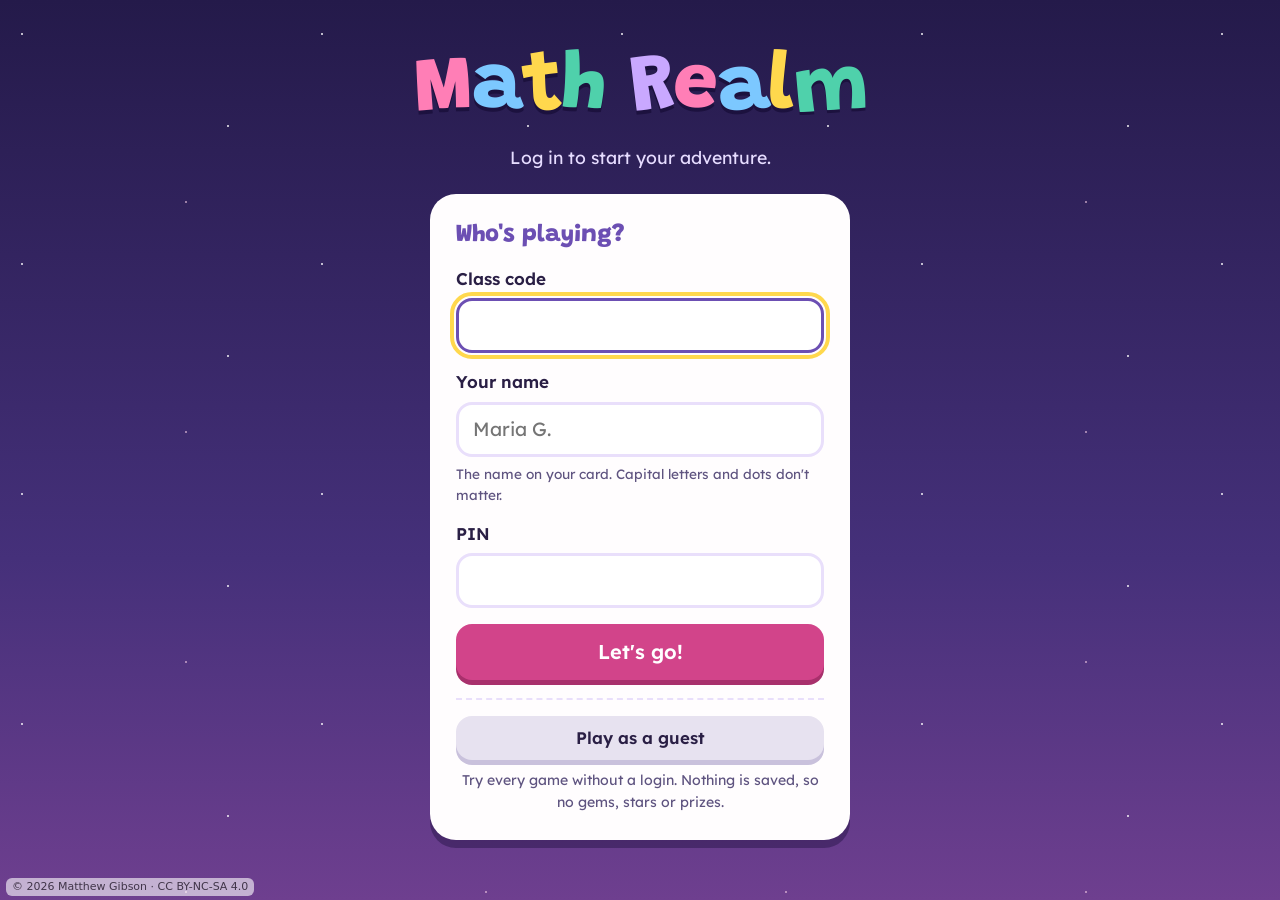
<file: claw.html>
<!doctype html>
<!--
  Copyright (c) 2026 Matthew Gibson, Mission High School
  Licensed under CC BY-NC-SA 4.0: https://creativecommons.org/licenses/by-nc-sa/4.0/
  Free for non-commercial educational use with credit. Not for resale.
  Contact: GibsonM1@sfusd.edu
-->
<html lang="en">
<head>
<meta charset="utf-8">
<meta name="viewport" content="width=device-width, initial-scale=1">
<title>Critter Claw</title>
<link rel="preconnect" href="https://fonts.googleapis.com">
<link rel="preconnect" href="https://fonts.gstatic.com" crossorigin>
<link href="https://fonts.googleapis.com/css2?family=Grandstander:wght@600;800&family=Lexend:wght@400;600&display=swap" rel="stylesheet">
<link rel="stylesheet" href="css/realm.css">
<style>
  .game { max-width: 1180px; margin: 0 auto; padding: 18px 18px 40px; }
  .arcade { display: grid; grid-template-columns: minmax(0, 600px) minmax(280px, 1fr); gap: 22px 30px; align-items: start; justify-content: center; }
  @media (max-width: 920px) { .arcade { grid-template-columns: 1fr; justify-items: center; } }
  .machine-wrap { position: relative; width: 100%; max-width: 600px; }
  #machine { display: block; width: 100%; height: auto; max-height: calc(100vh - 210px); }
  .bulb { animation: blink 1s steps(1) infinite; }
  .bulb.b2 { animation-delay: .5s; }
  @keyframes blink { 50% { fill: #FFF6C2; } }
  .prize-idle { animation: jiggle 3s ease-in-out infinite; transform-box: fill-box; transform-origin: 50% 100%; }
  @keyframes jiggle { 50% { transform: rotate(2deg); } }

  .pad { display: flex; align-items: center; justify-content: center; gap: 14px; margin-top: 12px; }
  .joy { width: 74px; height: 64px; border: 0; border-radius: 18px; background: #fff; color: var(--violet); font: 800 2rem/1 var(--display); box-shadow: 0 6px 0 var(--card-edge); cursor: pointer; touch-action: none; user-select: none; }
  .joy:active, .joy.held { transform: translateY(4px); box-shadow: 0 2px 0 var(--card-edge); }
  .drop { width: 98px; height: 98px; border-radius: 50%; border: 6px solid #fff; background: radial-gradient(circle at 35% 30%, #FF8F8C, #E0524F 60%, #A8302D); color: #fff; font: 800 1.6rem/1 var(--display); letter-spacing: .04em; box-shadow: 0 8px 0 #7E1F1D; cursor: pointer; }
  .drop:active { transform: translateY(5px); box-shadow: 0 3px 0 #7E1F1D; }
  .joy:disabled, .drop:disabled { opacity: .45; cursor: not-allowed; transform: none; }
  .timer { min-width: 3.2em; text-align: center; font: 800 1.8rem/1 var(--display); color: var(--lemon); }

  .panel { padding: 22px 24px; }
  .panel h1 { font-size: clamp(1.9rem, 4vw, 2.4rem); color: var(--berry); }
  .panel p { color: var(--ink); }
  .odds { margin: 8px 0 14px; color: var(--ink-soft) !important; font-size: .95rem; }
  .meter-label { display: flex; justify-content: space-between; font-weight: 600; color: var(--ink); font-size: .95rem; }
  .lucky { display: flex; gap: 4px; margin: 6px 0 4px; }
  .lucky span { flex: 1; height: 14px; border-radius: 4px; background: #F1EBFB; }
  .lucky span.on { background: linear-gradient(180deg, #FFE27A, #E8A90C); }
  .lucky-note { margin: 0 0 14px; font-size: .85rem; color: var(--ink-soft) !important; }
  .status { min-height: 3.6em; margin: 0 0 14px; padding: 12px 14px; border-radius: var(--radius-md); background: #FFF6D6; font-weight: 600; }
  .status.win { background: #E2F8F0; }
  .status.miss { background: #FFE9F2; }
  .plays { margin: 10px 0 0; font-size: .95rem; color: var(--ink-soft) !important; }

  .reveal { position: absolute; inset: 8% 10%; display: flex; flex-direction: column; align-items: center; justify-content: center; gap: 8px; padding: 20px; text-align: center; animation: popin .5s cubic-bezier(.3, 1.5, .5, 1); }
  .reveal[hidden] { display: none; }
  @keyframes popin { from { transform: scale(.5); opacity: 0; } }
  .reveal h2 { font-size: 1.9rem; color: var(--berry); }
  .reveal .big svg { width: 150px; height: 130px; }
  .reveal .wear svg { width: 110px; height: 120px; overflow: visible; }
  .reveal p { margin: 0; color: var(--ink); }
  .reveal .row { display: flex; flex-wrap: wrap; gap: 10px; justify-content: center; margin-top: 6px; }
</style>
</head>
<body>
<div class="page game">
  <header class="topbar">
    <a class="pill" href="shop.html">
      <svg viewBox="0 0 24 24" aria-hidden="true"><path d="M15 5l-7 7 7 7" fill="none" stroke="currentColor" stroke-width="2.6" stroke-linecap="round" stroke-linejoin="round"/></svg>
      Back to the shop
    </a>
    <div class="top-tools">
      <button class="pill" type="button" id="musicBtn" aria-pressed="true">Music: on</button>
      <button class="pill" type="button" id="soundBtn" aria-pressed="false">Sounds: off</button>
      <div class="gems">
        <svg viewBox="0 0 32 32" aria-hidden="true"><path d="M9 5h14l6 8-13 15L3 13z" fill="#7CC8FF" stroke="#fff" stroke-width="2" stroke-linejoin="round"/><path d="M3 13h26M9 5l7 23 7-23M12 13l4-8 4 8" fill="none" stroke="#fff" stroke-width="1.5" stroke-linejoin="round" opacity=".8"/></svg>
        <span><strong id="gemCount">0</strong> <span id="gemName">gems</span></span>
      </div>
    </div>
  </header>
  <div id="guestSlot"></div>

  <div class="arcade">
    <div>
      <div class="machine-wrap">
        <svg id="machine" viewBox="0 0 600 600" role="img" aria-label="Claw machine full of accessories"></svg>
        <section class="reveal card" id="reveal" hidden aria-live="polite"></section>
      </div>
      <div class="pad">
        <button class="joy" type="button" id="leftBtn" aria-label="Move the claw left" disabled>◀</button>
        <button class="drop" type="button" id="dropBtn" disabled>DROP</button>
        <button class="joy" type="button" id="rightBtn" aria-label="Move the claw right" disabled>▶</button>
        <span class="timer" id="timer" aria-live="off"></span>
      </div>
    </div>

    <aside class="panel card">
      <h1>Critter Claw</h1>
      <p>Win hats, glasses, necklaces, bracelets and shoes for your avatar critter. Steer the claw over a prize, then press <strong>DROP</strong>. You can use the arrow keys and the space bar too.</p>
      <p class="odds" id="odds"></p>
      <div id="luckyBox">
        <div class="meter-label"><span>Lucky meter</span><span id="luckyCount"></span></div>
        <div class="lucky" id="lucky" aria-hidden="true"></div>
        <p class="lucky-note" id="luckyNote"></p>
      </div>
      <p class="status" id="status" aria-live="polite">Warming up the claw…</p>
      <button class="btn btn-big" type="button" id="playBtn" disabled>Play</button>
      <p class="plays" id="plays"></p>
    </aside>
  </div>
</div>

<script src="js/config.js"></script>
<script src="js/catalog.js"></script>
<script src="js/api.js"></script>
<script src="js/fx.js"></script>
<script src="js/sprites.js"></script>
<script src="js/claw.js"></script>
<!-- license credit -->
<style>#cc-credit{position:fixed;left:6px;bottom:calc(4px + env(safe-area-inset-bottom,0px));z-index:2147483000;font:11px/1.3 system-ui,sans-serif;color:#333;background:rgba(255,255,255,.8);padding:2px 6px;border-radius:6px;text-decoration:none;pointer-events:none;opacity:.75}#cc-credit.cc-flow{position:static;display:table;margin:12px auto 8px;pointer-events:auto;opacity:1}#cc-credit:hover,#cc-credit:focus{text-decoration:underline}@media (prefers-color-scheme:dark){#cc-credit{color:#ddd;background:rgba(0,0,0,.6)}}@media print{#cc-credit{position:static}}</style>
<a id="cc-credit" href="https://creativecommons.org/licenses/by-nc-sa/4.0/" target="_blank" rel="license noopener">© 2026 Matthew Gibson · CC BY-NC-SA 4.0</a>
<script>(function(){var c=document.getElementById('cc-credit');function f(){var d=document.documentElement,s=Math.max(d.scrollHeight,document.body.scrollHeight)>innerHeight+4;c.classList.toggle('cc-flow',s)}addEventListener('load',f);addEventListener('resize',f);setTimeout(f,1500)})();</script>
</body>
</html>
</file>
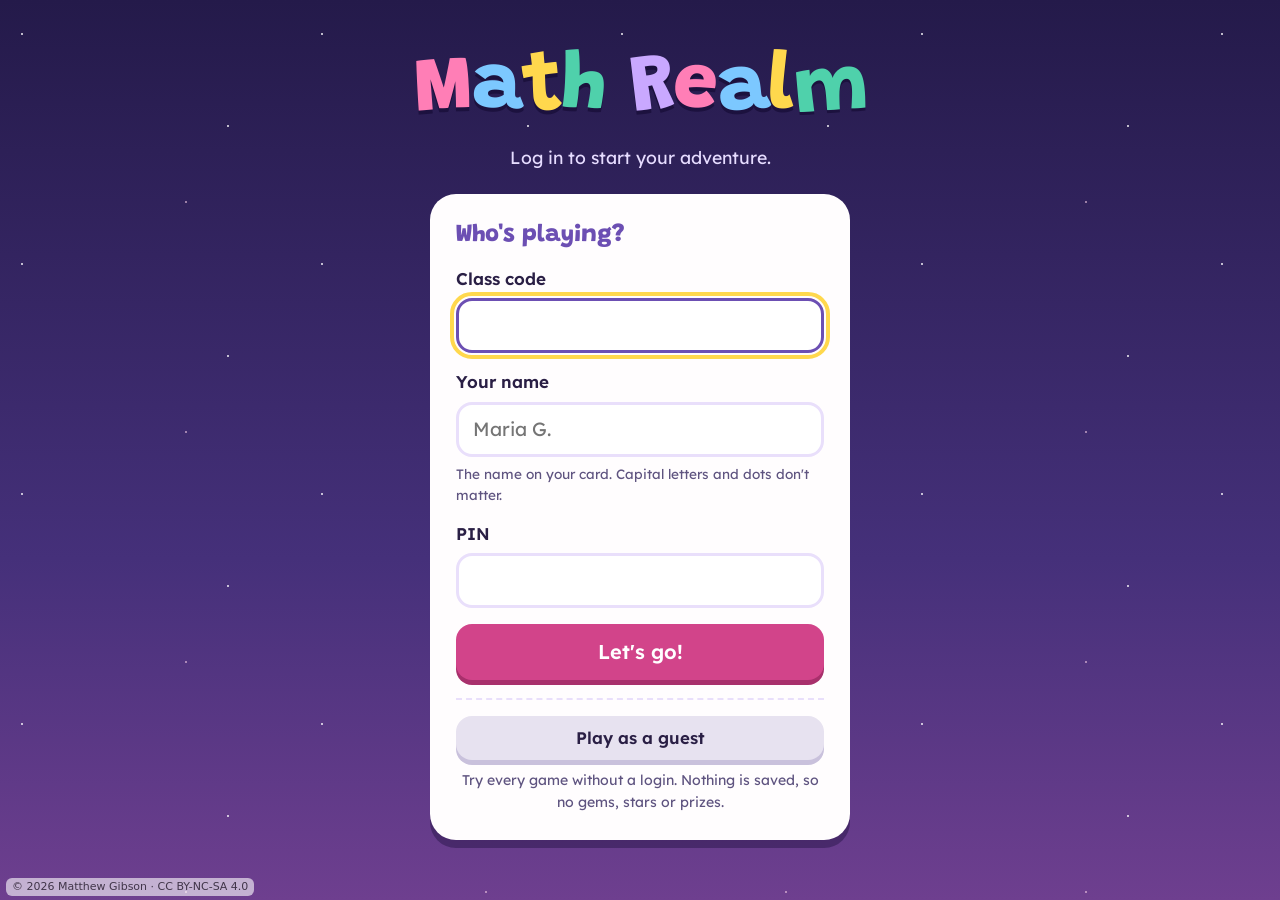
<file: flashcards.html>
<!doctype html>
<!--
  Copyright (c) 2026 Matthew Gibson, Mission High School
  Licensed under CC BY-NC-SA 4.0: https://creativecommons.org/licenses/by-nc-sa/4.0/
  Free for non-commercial educational use with credit. Not for resale.
  Contact: GibsonM1@sfusd.edu
-->
<html lang="en">
<head>
<meta charset="utf-8">
<meta name="viewport" content="width=device-width, initial-scale=1">
<title>Fact Garden</title>
<link rel="preconnect" href="https://fonts.googleapis.com">
<link rel="preconnect" href="https://fonts.gstatic.com" crossorigin>
<link href="https://fonts.googleapis.com/css2?family=Grandstander:wght@600;800&family=Lexend:wght@400;600&display=swap" rel="stylesheet">
<link rel="stylesheet" href="css/realm.css">
<style>
  .game { max-width: 1060px; margin: 0 auto; padding: 18px 18px 48px; }

  /* Intro, results and "missing" screens */
  .screen-card { max-width: 660px; margin: 18px auto 0; padding: 28px 30px 28px; }
  .screen-card h1 { font-size: clamp(1.9rem, 5vw, 2.6rem); color: var(--violet); margin: 2px 0 12px; }
  .zone-name { margin: 0; font-weight: 600; color: var(--mint-deep); }
  .rules { margin: 18px 0 24px; padding: 16px 18px; border-radius: var(--radius-md); background: #F6F1FF; }
  .rules p { margin: 0 0 8px; color: var(--ink); }
  .rules p:last-child { margin-bottom: 0; }
  .screen-card .stars .star { width: 34px; height: 34px; }

  /* Play */
  .progress { display: flex; align-items: center; gap: 14px; margin-bottom: 16px; }
  .bar { flex: 1; height: 14px; border-radius: 999px; overflow: hidden; background: rgba(255, 255, 255, .16); }
  .bar span { display: block; height: 100%; width: 0; border-radius: 999px; background: linear-gradient(90deg, var(--mint), var(--lemon)); transition: width .3s ease; }
  .count { font-weight: 600; white-space: nowrap; }

  .stage { display: grid; grid-template-columns: minmax(0, 1fr) 300px; gap: 20px; align-items: start; }
  @media (max-width: 820px) { .stage { grid-template-columns: 1fr; } }

  /* See-through grid under the card for facts a student is still learning */
  .ghost { display: flex; justify-content: center; margin-top: 22px; }
  .ghost svg { display: block; max-width: 100%; height: auto; overflow: visible; }
  .ghost .area { fill: transparent; transition: fill .45s ease; }
  .ghost.lit .area { fill: rgba(79, 209, 171, .38); }
  .ghost line { stroke: rgba(255, 255, 255, .5); stroke-width: 1; }
  .ghost .frame { fill: none; stroke: rgba(255, 255, 255, .85); stroke-width: 1.5; }
  .ghost { animation: ghostIn .5s ease both; }
  @keyframes ghostIn { from { opacity: 0; } to { opacity: 1; } }

  .problem { position: relative; padding: 26px 24px 22px; text-align: center; }
  .problem[data-state="right"] { box-shadow: 0 8px 0 rgba(16, 8, 46, .35), 0 0 0 5px var(--mint); }
  .problem[data-state="wrong"] { box-shadow: 0 8px 0 rgba(16, 8, 46, .35), 0 0 0 5px var(--bubblegum); }
  .problem.shake { animation: shake .35s; }
  @keyframes shake { 20% { transform: translateX(-8px); } 40% { transform: translateX(7px); } 60% { transform: translateX(-5px); } 80% { transform: translateX(3px); } }
  .retry-tag { position: absolute; top: 14px; left: 16px; padding: 3px 11px; border-radius: 999px; background: #FFF1C2; color: #7A5600; font-weight: 600; font-size: .85rem; }

  .question { display: flex; flex-wrap: wrap; align-items: center; justify-content: center; gap: .28em; margin: 10px 0 6px; font: 800 clamp(3rem, 9vw, 4.6rem)/1.1 var(--display); color: var(--ink); }
  /* Vertical multiplication:  5 / × 6 / rule / answer */
  .vstack { display: inline-grid; grid-template-columns: auto auto; justify-items: end; align-items: center; column-gap: .25em; line-height: 1.05; }
  .vstack .op { grid-row: 2; grid-column: 1; }
  .vstack .n { grid-column: 2; }
  .vstack .rule { grid-column: 1 / -1; justify-self: stretch; height: 6px; margin: 4px 0 6px; background: var(--ink); border-radius: 3px; }
  .vstack .answer-box { grid-column: 1 / -1; justify-self: end; border-bottom: 0; text-align: right; padding-right: 0; }
  /* Fraction:  24 over 6 */
  .frac { display: inline-flex; flex-direction: column; align-items: center; line-height: 1.05; font-size: .85em; }
  .frac .top { padding: 0 .12em 4px; border-bottom: 6px solid var(--ink); }
  .frac .bottom { padding-top: 4px; }

  .answer-box { min-width: 2.1em; padding: 0 .15em; border-bottom: 6px solid var(--violet); color: var(--violet); }
  .answer-box:empty::before { content: "?"; color: #CFC3EA; }
  .problem[data-state="right"] .answer-box { color: var(--mint-deep); border-color: var(--mint); }
  .problem[data-state="wrong"] .answer-box { color: var(--berry); border-color: var(--bubblegum); }
  .feedback { min-height: 1.6em; margin: 4px auto 12px; font-weight: 600; font-size: 1.15rem; color: var(--ink); }

  .help { margin: 0 0 16px; padding: 16px 16px 14px; border-radius: var(--radius-md); background: #F7F3FF; }
  .help-text { margin: 0 auto 12px; max-width: 48ch; color: var(--ink); font-size: 1.05rem; }
  .help-text strong { color: var(--violet); }
  .grid-wrap svg { display: block; width: 100%; max-width: 440px; max-height: 330px; height: auto; margin: 0 auto; }
  .grid-wrap .cell { transform-box: fill-box; transform-origin: center; animation: grow .26s ease-out both; animation-delay: calc(var(--d, 0) * 22ms); }
  @keyframes grow { from { transform: scale(0); } to { transform: scale(1); } }
  .legend { display: flex; flex-wrap: wrap; justify-content: center; gap: 8px 18px; margin: 12px 0 0; padding: 0; list-style: none; font-weight: 600; color: var(--ink); }
  .legend li { display: inline-flex; align-items: center; gap: 8px; }
  .legend i { display: inline-block; width: 18px; height: 18px; border-radius: 5px; }
  .help-tools { display: flex; justify-content: center; margin-top: 12px; }
  .problem-actions { display: flex; flex-wrap: wrap; justify-content: center; gap: 12px; }

  .keypad { display: grid; grid-template-columns: repeat(3, 1fr); gap: 10px; }
  @media (max-width: 820px) { .keypad { width: 100%; max-width: 420px; margin: 0 auto; } }
  .key { padding: 16px 0; border: 0; border-radius: var(--radius-md); background: #fff; color: var(--ink); font: 800 1.9rem/1 var(--display); box-shadow: 0 5px 0 var(--card-edge); cursor: pointer; }
  .key:active { transform: translateY(4px); box-shadow: 0 1px 0 var(--card-edge); }
  .key.del { font: 600 1.1rem/1 var(--body); }
  .key.wide { grid-column: span 2; }
  .key.check { grid-column: 1 / -1; background: var(--mint); color: #0F3B2E; font: 600 1.3rem/1 var(--body); box-shadow: 0 5px 0 var(--mint-deep); }
  .key.check:active { box-shadow: 0 1px 0 var(--mint-deep); }
  .key:disabled { opacity: .5; cursor: not-allowed; transform: none; }
  @media (max-width: 820px) { .key { padding: 13px 0; } }

  /* The fraction-bar lesson */
  .lesson-stage { position: relative; width: 340px; max-width: 100%; height: 230px; margin: 10px auto 6px; border-radius: var(--radius-md); background: #F6F1FF; overflow: hidden; }
  .lesson-stage > * { position: absolute; transform: translate(-50%, -50%); }
  .lesson-stage .num, .lesson-stage .sign { font: 800 4rem/1 var(--display); color: var(--ink); }
  .lesson-stage .dot { width: 13px; height: 13px; border-radius: 50%; background: var(--berry); }
  .lesson-stage .bar { height: 7px; border-radius: 4px; background: var(--berry); }
  .lesson-text p { margin: 0 0 8px; color: var(--ink); }
  .lesson-text p[hidden] { display: none; }
  .link-btn { background: none; border: 0; padding: 0; color: var(--violet); font: 600 1rem/1.4 var(--body); text-decoration: underline; cursor: pointer; }

  /* Results */
  .stats { display: grid; grid-template-columns: repeat(auto-fit, minmax(170px, 1fr)); gap: 12px; margin: 6px 0 18px; }
  .stat { padding: 14px 16px; border-radius: var(--radius-md); background: #F6F1FF; }
  .stat strong { display: block; font: 800 2rem/1.1 var(--display); color: var(--ink); }
  .stat span { color: var(--ink-soft); font-size: .95rem; }
  .star-msg { margin: 14px 0 0; padding: 14px 16px; border-radius: var(--radius-md); background: #FFF6D6; color: var(--ink); font-weight: 600; }
  .star-msg p { margin: 0; color: var(--ink); }
  .star-msg p + p { margin-top: 6px; }
  .result-stars { margin-top: 4px; }
  .ticket-wrap { margin: 18px 0 0 12px; display: flex; flex-wrap: wrap; align-items: center; gap: 12px 24px; }
  .ticket-wrap .ticket::before, .ticket-wrap .ticket::after { background: var(--card); }
  .ticket-wrap p { margin: 0; color: var(--ink); font-weight: 600; max-width: 30ch; }
  .actions { display: flex; flex-wrap: wrap; gap: 12px; margin-top: 24px; }
</style>
</head>
<body>
<div class="page game">

  <header class="topbar">
    <a class="pill" href="index.html">
      <svg viewBox="0 0 24 24" aria-hidden="true"><path d="M15 5l-7 7 7 7" fill="none" stroke="currentColor" stroke-width="2.6" stroke-linecap="round" stroke-linejoin="round"/></svg>
      Back to the map
    </a>
    <div class="top-tools">
      <button class="pill" type="button" id="musicBtn" aria-pressed="true">Music: on</button>
      <button class="pill" type="button" id="soundBtn" aria-pressed="false">Sounds: off</button>
      <div class="gems">
        <svg viewBox="0 0 32 32" aria-hidden="true"><path d="M9 5h14l6 8-13 15L3 13z" fill="#7CC8FF" stroke="#fff" stroke-width="2" stroke-linejoin="round"/><path d="M3 13h26M9 5l7 23 7-23M12 13l4-8 4 8" fill="none" stroke="#fff" stroke-width="1.5" stroke-linejoin="round" opacity=".8"/></svg>
        <span><strong id="gemCount">0</strong> <span id="gemName">gems</span></span>
      </div>
    </div>
  </header>
  <div id="guestSlot"></div>

  <!-- Before a round -->
  <main id="intro" hidden>
    <section class="screen-card card">
      <p class="zone-name" id="zoneName">Fact Garden</p>
      <h1 id="skillTitle">Flashcards</h1>
      <div id="introStars"></div>
      <div class="rules">
        <p id="ruleCards"></p>
        <p id="ruleGhost">New facts show a see-through grid under the card. The answer is how many squares fit inside it.</p>
        <p>Stuck? Tap <strong>Show me the grid</strong>. It shows the fact as a rectangle of squares. Cards where you use the grid still earn gems, but they don't count toward today's star.</p>
        <p id="ruleStar"></p>
      </div>
      <button class="btn btn-big" type="button" id="startBtn" disabled>Shuffling the cards…</button>
      <p style="margin:14px 0 0" id="replayWrap" hidden><button class="link-btn" type="button" id="replayBtn">What does the fraction bar mean?</button></p>
    </section>
  </main>

  <!-- Fraction-bar lesson (division, once a student has a star) -->
  <main id="lesson" hidden>
    <section class="screen-card card">
      <p class="zone-name">A division secret</p>
      <h1>The ÷ sign is a tiny fraction!</h1>
      <div class="lesson-stage" id="stage" aria-hidden="true">
        <span class="num" id="lNum">24</span>
        <span class="dot" id="lDot1"></span>
        <span class="bar" id="lBar"></span>
        <span class="dot" id="lDot2"></span>
        <span class="num" id="lDen">6</span>
      </div>
      <div class="lesson-text" aria-live="polite">
        <p id="lText1"></p>
        <p id="lText2" hidden></p>
        <p id="lText3" hidden></p>
      </div>
      <div class="actions">
        <button class="btn" type="button" id="lessonGo">Got it! Start</button>
        <button class="btn btn-soft" type="button" id="lessonAgain">Show me again</button>
      </div>
    </section>
  </main>

  <!-- During a round -->
  <main id="play" hidden>
    <div class="progress">
      <div class="bar" aria-hidden="true"><span id="bar"></span></div>
      <span class="count" id="count" aria-live="polite"></span>
    </div>
    <div class="stage">
      <div class="left">
      <section class="problem card" id="problem" aria-label="Flashcard">
        <span class="retry-tag" id="retryTag" hidden>Try this one again</span>
        <div class="question" id="question"></div>
        <p class="feedback" id="feedback" aria-live="polite"></p>
        <div class="help" id="help" hidden>
          <p class="help-text" id="helpText"></p>
          <div class="grid-wrap" id="gridWrap"></div>
          <ul class="legend" id="legend"></ul>
          <div class="help-tools"><button class="btn btn-soft btn-small" type="button" id="turnBtn">Turn it sideways</button></div>
        </div>
        <div class="problem-actions">
          <button class="btn btn-soft" type="button" id="helpBtn">Show me the grid</button>
          <button class="btn" type="button" id="nextBtn" hidden>Got it, next card</button>
        </div>
      </section>
      <div class="ghost" id="ghost" aria-hidden="true" hidden></div>
      </div>
      <section class="keypad" id="keypad" aria-label="Number pad">
        <button class="key" type="button" data-key="7">7</button>
        <button class="key" type="button" data-key="8">8</button>
        <button class="key" type="button" data-key="9">9</button>
        <button class="key" type="button" data-key="4">4</button>
        <button class="key" type="button" data-key="5">5</button>
        <button class="key" type="button" data-key="6">6</button>
        <button class="key" type="button" data-key="1">1</button>
        <button class="key" type="button" data-key="2">2</button>
        <button class="key" type="button" data-key="3">3</button>
        <button class="key del" type="button" data-key="del" aria-label="Erase">Erase</button>
        <button class="key wide" type="button" data-key="0">0</button>
        <button class="key check" type="button" data-key="check" id="checkBtn" disabled>Check</button>
      </section>
    </div>
  </main>

  <!-- After a round -->
  <main id="results" hidden>
    <section class="screen-card card">
      <h1 id="resTitle">Round complete!</h1>
      <div class="stats">
        <div class="stat"><strong id="resRight">0</strong><span>right without the grid</span></div>
        <div class="stat"><strong id="resTime">0</strong><span>typical answer time</span></div>
        <div class="stat" id="resGemsBox"><strong id="resGems">…</strong><span id="resGemsLabel">saving your round</span></div>
      </div>
      <div class="result-stars" id="resStars"></div>
      <div class="star-msg" id="resMsg" hidden></div>
      <div class="ticket-wrap" id="resTicket" hidden></div>
      <div class="actions">
        <button class="btn" type="button" id="againBtn" disabled>Play again</button>
        <a class="btn btn-soft" href="index.html">Back to the map</a>
      </div>
    </section>
  </main>

  <!-- Bad link -->
  <main id="missing" hidden>
    <section class="screen-card card">
      <h1>That game isn't here</h1>
      <p>This link doesn't match a Fact Garden skill. Head back to the map and pick one there.</p>
      <div class="actions"><a class="btn" href="index.html">Back to the map</a></div>
    </section>
  </main>
</div>

<script src="js/config.js"></script>
<script src="js/catalog.js"></script>
<script src="js/api.js"></script>
<script src="js/fx.js"></script>
<script src="js/flashcards.js"></script>
<!-- license credit -->
<style>#cc-credit{position:fixed;left:6px;bottom:calc(4px + env(safe-area-inset-bottom,0px));z-index:2147483000;font:11px/1.3 system-ui,sans-serif;color:#333;background:rgba(255,255,255,.8);padding:2px 6px;border-radius:6px;text-decoration:none;pointer-events:none;opacity:.75}#cc-credit.cc-flow{position:static;display:table;margin:12px auto 8px;pointer-events:auto;opacity:1}#cc-credit:hover,#cc-credit:focus{text-decoration:underline}@media (prefers-color-scheme:dark){#cc-credit{color:#ddd;background:rgba(0,0,0,.6)}}@media print{#cc-credit{position:static}}</style>
<a id="cc-credit" href="https://creativecommons.org/licenses/by-nc-sa/4.0/" target="_blank" rel="license noopener">© 2026 Matthew Gibson · CC BY-NC-SA 4.0</a>
<script>(function(){var c=document.getElementById('cc-credit');function f(){var d=document.documentElement,s=Math.max(d.scrollHeight,document.body.scrollHeight)>innerHeight+4;c.classList.toggle('cc-flow',s)}addEventListener('load',f);addEventListener('resize',f);setTimeout(f,1500)})();</script>
</body>
</html>
</file>
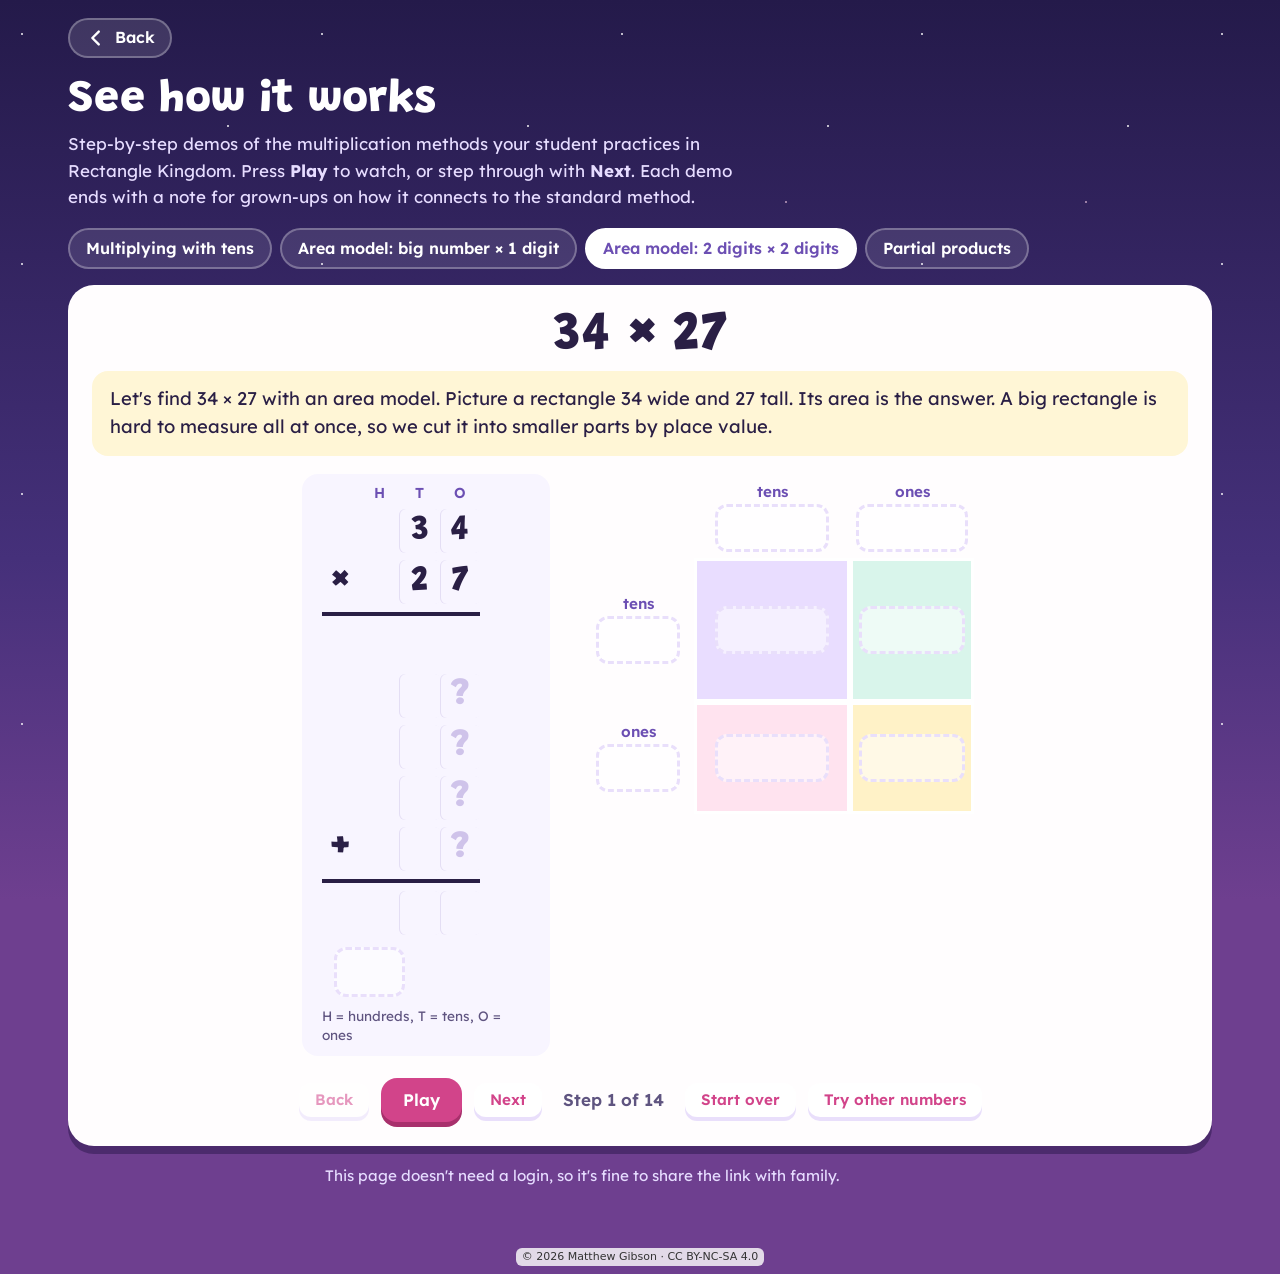
<file: how-it-works.html>
<!doctype html>
<!--
  Copyright (c) 2026 Matthew Gibson, Mission High School
  Licensed under CC BY-NC-SA 4.0: https://creativecommons.org/licenses/by-nc-sa/4.0/
  Free for non-commercial educational use with credit. Not for resale.
  Contact: GibsonM1@sfusd.edu
-->
<html lang="en">
<head>
<meta charset="utf-8">
<meta name="viewport" content="width=device-width, initial-scale=1">
<title>See how it works: multiplication in Rectangle Kingdom</title>
<link rel="preconnect" href="https://fonts.googleapis.com">
<link rel="preconnect" href="https://fonts.gstatic.com" crossorigin>
<link href="https://fonts.googleapis.com/css2?family=Grandstander:wght@600;800&family=Lexend:wght@400;600&display=swap" rel="stylesheet">
<link rel="stylesheet" href="css/realm.css">
<link rel="stylesheet" href="css/area.css">
<style>
  .game { max-width: 1180px; margin: 0 auto; padding: 18px 18px 48px; }
  .intro { margin: 0 0 18px; }
  .intro h1 { font-size: clamp(2rem, 5vw, 2.8rem); }
  .intro p { margin: 6px 0 0; color: var(--haze); max-width: 70ch; }
  .tabs { display: flex; flex-wrap: wrap; gap: 8px; margin: 0 0 16px; }
  .tabs button { border: 2px solid rgba(255, 255, 255, .28); border-radius: 999px; padding: 9px 16px; background: rgba(255, 255, 255, .1); color: #fff; font: 600 1rem/1.2 var(--body); cursor: pointer; }
  .tabs button[aria-selected="true"] { background: #fff; color: var(--violet); border-color: #fff; }
  .board { padding: 22px 24px 24px; }
  .caption { min-height: 4.6em; margin: 0 0 18px; padding: 14px 18px; border-radius: var(--radius-md); background: #FFF6D6; color: var(--ink); font-size: 1.15rem; line-height: 1.5; }
  .caption { max-width: none; }
  .caption.grown { background: #E9F4FF; }
  .std { display: flex; flex-direction: column; align-items: center; }
  .std-label { margin: 0 0 8px; font: 800 1.2rem/1.2 var(--display); color: #2D76B5; }
  .caption strong { color: var(--violet); }
  .extra { display: flex; justify-content: center; margin-top: 18px; }
  .extra:empty { display: none; }
  .extra svg { max-width: 100%; height: auto; }
  .controls { display: flex; flex-wrap: wrap; align-items: center; justify-content: center; gap: 10px 12px; margin-top: 22px; }
  .counter { font-weight: 600; color: var(--ink-soft); min-width: 7em; text-align: center; }
  .grown-note { margin: 18px auto 0; max-width: 70ch; color: var(--haze); font-size: .95rem; }
</style>
</head>
<body>
<div class="page game">
  <header class="topbar">
    <a class="pill" href="index.html" id="backLink">
      <svg viewBox="0 0 24 24" aria-hidden="true"><path d="M15 5l-7 7 7 7" fill="none" stroke="currentColor" stroke-width="2.6" stroke-linecap="round" stroke-linejoin="round"/></svg>
      Back
    </a>
  </header>

  <section class="intro">
    <h1>See how it works</h1>
    <p>Step-by-step demos of the multiplication methods your student practices in Rectangle Kingdom. Press <strong>Play</strong> to watch, or step through with <strong>Next</strong>. Each demo ends with a note for grown-ups on how it connects to the standard method.</p>
  </section>

  <div class="tabs" role="tablist" aria-label="Method">
    <button type="button" role="tab" data-kind="tens">Multiplying with tens</button>
    <button type="button" role="tab" data-kind="area1">Area model: big number × 1 digit</button>
    <button type="button" role="tab" data-kind="area2">Area model: 2 digits × 2 digits</button>
    <button type="button" role="tab" data-kind="partial2">Partial products</button>
  </div>

  <main class="board card">
    <h2 class="problem-title" id="title"></h2>
    <p class="caption" id="caption" aria-live="polite"></p>
    <div id="work"></div>
    <div class="extra" id="extra"></div>
    <div class="controls">
      <button class="btn btn-soft btn-small" type="button" id="backBtn">Back</button>
      <button class="btn" type="button" id="playBtn">Play</button>
      <button class="btn btn-soft btn-small" type="button" id="nextBtn">Next</button>
      <span class="counter" id="counter"></span>
      <button class="btn btn-soft btn-small" type="button" id="restartBtn">Start over</button>
      <button class="btn btn-soft btn-small" type="button" id="newBtn">Try other numbers</button>
    </div>
  </main>
  <p class="grown-note">This page doesn't need a login, so it's fine to share the link with family.</p>
</div>

<script src="js/area-core.js"></script>
<script src="js/how-it-works.js"></script>
<!-- license credit -->
<style>#cc-credit{position:fixed;left:6px;bottom:calc(4px + env(safe-area-inset-bottom,0px));z-index:2147483000;font:11px/1.3 system-ui,sans-serif;color:#333;background:rgba(255,255,255,.8);padding:2px 6px;border-radius:6px;text-decoration:none;pointer-events:none;opacity:.75}#cc-credit.cc-flow{position:static;display:table;margin:12px auto 8px;pointer-events:auto;opacity:1}#cc-credit:hover,#cc-credit:focus{text-decoration:underline}@media (prefers-color-scheme:dark){#cc-credit{color:#ddd;background:rgba(0,0,0,.6)}}@media print{#cc-credit{position:static}}</style>
<a id="cc-credit" href="https://creativecommons.org/licenses/by-nc-sa/4.0/" target="_blank" rel="license noopener">© 2026 Matthew Gibson · CC BY-NC-SA 4.0</a>
<script>(function(){var c=document.getElementById('cc-credit');function f(){var d=document.documentElement,s=Math.max(d.scrollHeight,document.body.scrollHeight)>innerHeight+4;c.classList.toggle('cc-flow',s)}addEventListener('load',f);addEventListener('resize',f);setTimeout(f,1500)})();</script>
</body>
</html>
</file>
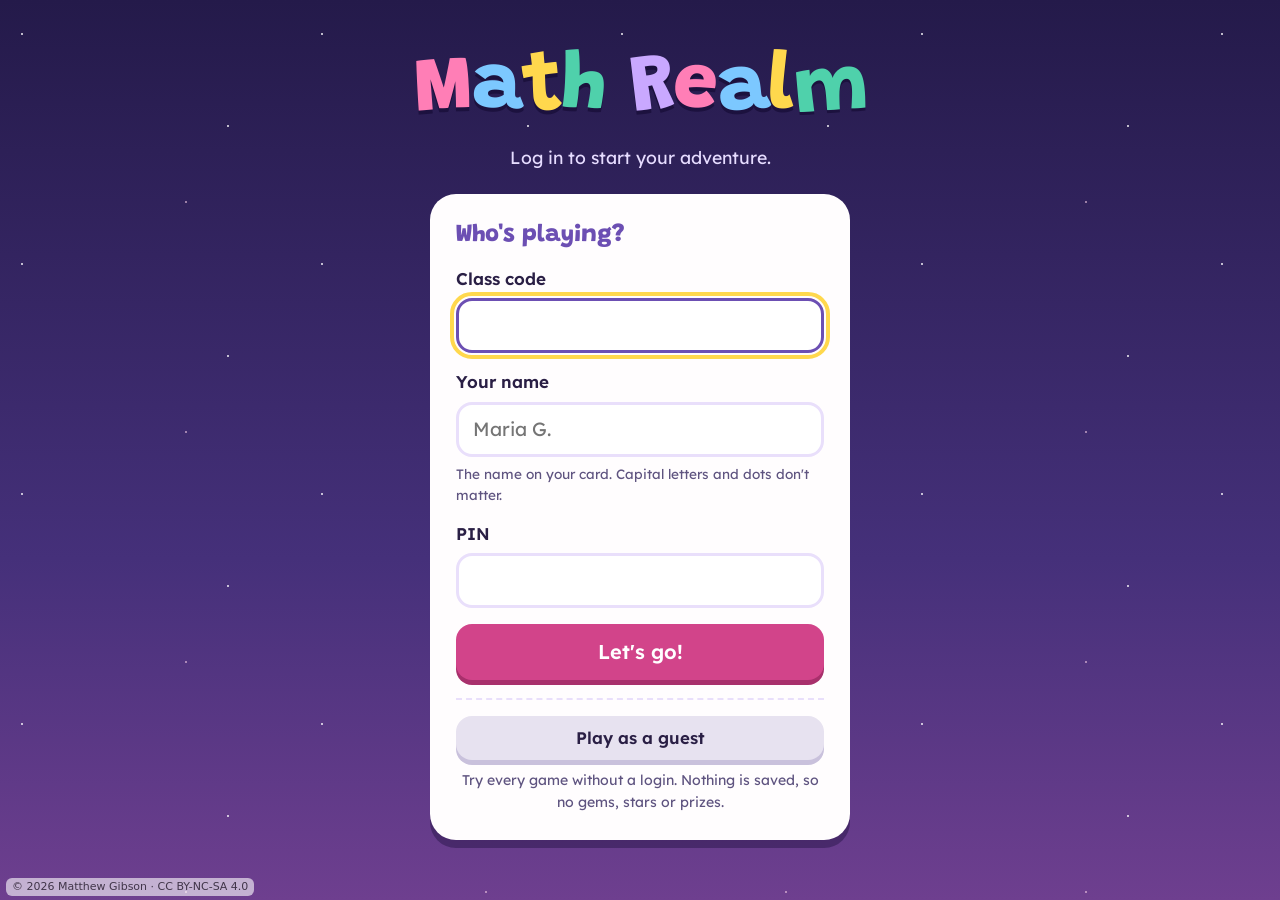
<file: pet-food.html>
<!doctype html>
<!--
  Copyright (c) 2026 Matthew Gibson, Mission High School
  Licensed under CC BY-NC-SA 4.0: https://creativecommons.org/licenses/by-nc-sa/4.0/
  Free for non-commercial educational use with credit. Not for resale.
  Contact: GibsonM1@sfusd.edu
-->
<html lang="en">
<head>
<meta charset="utf-8">
<meta name="viewport" content="width=device-width, initial-scale=1">
<title>Critter Café</title>
<link rel="preconnect" href="https://fonts.googleapis.com">
<link rel="preconnect" href="https://fonts.gstatic.com" crossorigin>
<link href="https://fonts.googleapis.com/css2?family=Grandstander:wght@600;800&family=Lexend:wght@400;600&display=swap" rel="stylesheet">
<link rel="stylesheet" href="css/realm.css">
<style>
  /* Sized to fit a 1366 × 768 Chromebook (about 650px of window) without scrolling */
  .game { max-width: 1240px; margin: 0 auto; padding: 8px 16px 12px; }
  .game .topbar { margin-bottom: 6px; }
  .screen-card { max-width: 760px; margin: 4px auto 0; padding: 16px 24px 18px; }
  .screen-card h1 { font-size: clamp(1.7rem, 4vw, 2.3rem); color: var(--violet); margin: 2px 0 8px; }
  .zone-name { margin: 0; font-weight: 600; color: #A86A00; }
  .rules { margin: 8px 0 12px; padding: 10px 14px; border-radius: var(--radius-md); background: #FFF6E2; }
  .rules p { margin: 0 0 5px; line-height: 1.45; color: var(--ink); max-width: none; }
  .rules p:last-child { margin-bottom: 0; }
  .screen-card .stars .star { width: 30px; height: 30px; }
  .cast { display: flex; flex-wrap: wrap; gap: 2px 10px; margin: 4px 0; }
  .cast figure { margin: 0; display: flex; flex-direction: column; align-items: center; font-weight: 600; font-size: .85rem; color: var(--ink); }
  .cast svg { width: 50px; height: 52px; }
  .intro-row { display: flex; flex-wrap: wrap; align-items: center; gap: 4px 18px; }
  .fed-count { margin: 0; color: var(--ink-soft); }
  .start-row { display: grid; grid-template-columns: 1fr auto; gap: 12px; }

  /* Line of hungry pets */
  .queue { display: flex; flex-wrap: wrap; align-items: center; justify-content: space-between; gap: 6px 18px; margin: 0 4px 6px; min-height: 40px; }
  .queue-line { display: flex; flex-wrap: wrap; align-items: center; gap: 6px; min-width: 0; }
  .queue-line .lbl { font-weight: 600; color: var(--haze); margin-right: 4px; }
  .qpet { position: relative; width: 40px; height: 40px; border-radius: 50%; background: rgba(255, 255, 255, .14); border: 2px solid rgba(255, 255, 255, .3); display: grid; place-items: center; }
  .qpet svg { width: 34px; height: 36px; }
  .qpet .crew { position: absolute; right: -7px; bottom: -4px; padding: 0 5px; border-radius: 999px; background: var(--lemon); color: var(--ink); font: 800 .75rem/1.4 var(--display); }
  .hearts { display: inline-flex; align-items: center; gap: 6px; padding: 4px 14px 4px 8px; border-radius: 999px; background: rgba(255, 255, 255, .12); border: 2px solid rgba(255, 255, 255, .28); font-weight: 600; }
  .hearts svg { width: 22px; height: 22px; }
  .hearts strong { font-family: var(--display); font-size: 1.2rem; font-weight: 800; }

  /* The café counter: pet | bowl | cups */
  .board { padding: 12px 16px 14px; }
  .caption { min-height: 3em; margin: 0 0 8px; padding: 7px 14px; border-radius: var(--radius-md); background: #FFF6D6; color: var(--ink); font-size: 1.05rem; line-height: 1.4; max-width: none; }
  .caption.good { background: #E2F8F0; }
  .caption.bad { background: #FFE9F2; }
  .caption.comet { background: #E5F2FF; }
  .stage { display: grid; grid-template-columns: 262px minmax(0, 1fr) 252px; gap: 14px; align-items: start; }
  @media (max-width: 1000px) { .stage { grid-template-columns: 240px minmax(0, 1fr); } .col-tools { grid-column: 1 / -1; } }
  @media (max-width: 640px) { .stage { grid-template-columns: 1fr; } }

  .col-pet { display: flex; flex-direction: column; align-items: center; }
  .meal { position: relative; width: 100%; padding: 10px 14px 12px; border-radius: 16px; background: #FFFFFF; border: 3px solid var(--ink); box-shadow: 3px 4px 0 #F3D88A; color: var(--ink); }
  .meal::after { content: ""; position: absolute; left: 50%; bottom: -13px; width: 18px; height: 18px; margin-left: -9px; background: #fff; border-right: 3px solid var(--ink); border-bottom: 3px solid var(--ink); transform: rotate(45deg); }
  .meal p { margin: 0; max-width: none; }
  .meal .who { font-weight: 600; font-size: 1rem; padding-right: 36px; }
  .meal .amt { display: flex; flex-wrap: wrap; align-items: center; gap: 4px 8px; min-height: 2.4rem; margin: 3px 0 1px; font: 800 1.9rem/1 var(--display); color: var(--ink); }
  .meal .amt .unit { font: 600 1.15rem/1 var(--body); }
  .meal .amt .plus { font-size: 1.6rem; color: var(--ink-soft); }
  .meal .amt .words { font: 800 1.5rem/1.1 var(--display); }
  .meal .amt svg { display: block; width: 100%; height: auto; }
  .meal .food { font-size: .98rem; color: var(--ink-soft); }
  .meal .note { margin-top: 5px; padding: 5px 9px; border-radius: 10px; background: #F6F1FF; font-size: .88rem; line-height: 1.3; }
  .meal .note:empty { display: none; }
  .meal .note.rush { background: #FFF1C2; }
  .read-btn { position: absolute; top: 8px; right: 8px; width: 34px; height: 34px; display: grid; place-items: center; border-radius: 50%; border: 2px solid var(--card-edge); background: #fff; color: var(--violet); cursor: pointer; }
  .read-btn svg { width: 20px; height: 20px; }
  .read-btn:hover { background: #F6F1FF; }

  .pets { position: relative; display: flex; flex-wrap: wrap; justify-content: center; align-items: flex-end; gap: 0 2px; margin-top: 12px; min-height: 104px; max-width: 262px; }
  .pets svg { overflow: visible; }
  .pet { transform-box: fill-box; transform-origin: 50% 100%; }
  .pet.happy { animation: hop .45s ease-in-out 3; }
  .pet.unsure { animation: tilt .7s ease; }
  .pet.idle { animation: breathe 2.6s ease-in-out infinite; }
  @keyframes hop { 50% { transform: translateY(-12px) scaleY(1.03); } }
  @keyframes tilt { 30% { transform: rotate(-7deg); } 65% { transform: rotate(5deg); } }
  @keyframes breathe { 50% { transform: scaleY(1.025); } }
  .heart-pop { position: absolute; bottom: 40%; font-size: 26px; color: var(--berry); pointer-events: none; animation: floatup 1.3s ease-out forwards; }
  @keyframes floatup { from { opacity: 0; transform: translateY(10px) scale(.6); } 20% { opacity: 1; } to { opacity: 0; transform: translateY(-40px) scale(1.15); } }
  .chef { display: flex; align-items: center; gap: 6px; margin-top: 6px; padding: 4px 10px 4px 4px; border-radius: 999px; background: #E5F2FF; color: var(--sky-deep); font-weight: 600; font-size: .9rem; }
  .chef svg { width: 34px; height: 34px; }

  .col-bowl { display: flex; flex-direction: column; align-items: center; min-width: 0; }
  #bowlSvg { display: block; width: 100%; max-width: 560px; height: 218px; }
  .fillg { transition: transform .45s cubic-bezier(.3, 1.25, .5, 1); }
  .fillg.slow { transition: transform 1.3s ease-in; }

  /* Kitchen scale's place-value chart */
  .pv { display: grid; grid-template-columns: 1fr auto 1fr 1fr; align-items: end; gap: 2px 6px; width: min(400px, 100%); color: var(--ink); text-align: center; }
  .pv .h { font-size: .8rem; font-weight: 600; color: var(--ink-soft); line-height: 1.2; }
  .pv .h b { display: block; color: var(--ink); font-size: .92rem; }
  .pv .d { padding: 4px 0 3px; border-radius: 10px; background: #F6F1FF; font: 800 1.8rem/1 var(--display); }
  .pv .d.over { background: #FFE2B8; box-shadow: inset 0 0 0 3px var(--gold); }
  .pv .pt { font: 800 2rem/1 var(--display); padding: 0 2px 4px; }
  .pv-note { min-height: 1.35em; margin: 2px 0 0; font-weight: 600; font-size: .92rem; color: #9A5B00; text-align: center; max-width: none; }

  .eq { display: flex; flex-direction: column; justify-content: center; align-items: center; gap: 2px; min-height: 4.4em; width: 100%; margin-top: 4px; padding: 4px 8px; border-radius: var(--radius-md); background: #F8F5FF; color: var(--ink); }
  .eq .line { display: flex; flex-wrap: wrap; align-items: center; justify-content: center; gap: 2px 7px; font: 800 1.4rem/1.1 var(--display); }
  .eq .line.small { font-size: 1.1rem; color: var(--ink-soft); }
  .eq .line .word { font: 600 .95rem/1 var(--body); color: var(--ink-soft); }
  .eq .pre { padding: 1px 6px; border-radius: 9px; background: #EFE9FA; }
  .sf { display: inline-flex; flex-direction: column; align-items: center; line-height: 1.05; vertical-align: middle; }
  .sf .t { padding: 0 3px 2px; border-bottom: 3px solid currentColor; }
  .sf .b { padding-top: 2px; }
  .mixed { display: inline-flex; align-items: center; gap: 4px; }

  /* Measuring cups and buttons */
  .col-tools { display: flex; flex-direction: column; gap: 8px; }
  .shelf-title { margin: 0; font-weight: 600; font-size: .88rem; line-height: 1.3; color: var(--ink-soft); max-width: none; }
  .shelf { display: grid; grid-template-columns: repeat(3, 1fr); gap: 7px; }
  .scoop { position: relative; display: flex; align-items: center; justify-content: center; gap: 2px; min-height: 56px; padding: 3px 4px; border: 3px solid var(--card-edge); border-radius: 14px; background: #fff; color: var(--ink); font: 600 .95rem/1.1 var(--body); cursor: pointer; box-shadow: 0 4px 0 var(--card-edge); transition: transform .08s ease, box-shadow .08s ease; }
  .scoop:hover:not(:disabled) { border-color: var(--violet); }
  .scoop:active:not(:disabled) { transform: translateY(3px); box-shadow: 0 1px 0 var(--card-edge); }
  .scoop:disabled { cursor: not-allowed; }
  .scoop.locked, .scoop.full { opacity: .4; }
  .shelf.off .scoop:not(.gone) { opacity: .7; }
  .scoop.gone { opacity: .55; border-style: dashed; box-shadow: none; }
  .scoop.gone::after { content: "washing"; position: absolute; left: 0; right: 0; bottom: 1px; font-size: .68rem; font-weight: 600; color: var(--berry-deep); }
  .scoop.chosen { border-color: var(--violet); background: #F6F1FF; }
  .scoop.glow { box-shadow: 0 0 0 4px var(--lemon), 0 4px 0 var(--card-edge); }
  .scoop svg { height: 32px; width: 32px; flex: none; }
  .scoop .amt { display: flex; flex-direction: column; align-items: center; font: 800 1.2rem/1 var(--display); }
  .scoop .amt .sf .t { border-bottom-width: 2px; }
  .scoop .sub { font: 600 .78rem/1.1 var(--body); color: var(--ink-soft); }
  .scoop.pouring svg { animation: pour .4s ease; }
  @keyframes pour { 45% { transform: rotate(-35deg) translateY(-4px); } }
  .shelf.kg { grid-template-columns: 1fr; }
  .shelf.kg .scoop { justify-content: flex-start; padding-left: 14px; gap: 10px; min-height: 52px; }
  .shelf.kg svg { width: 44px; height: 38px; }
  .shelf.kg .amt { flex-direction: row; align-items: baseline; gap: 6px; white-space: nowrap; }
  /* Adding it up: the student types the sum */
  .sumbox { display: inline-flex; align-items: center; gap: 6px; }
  .sum-frac { display: inline-flex; flex-direction: column; align-items: center; gap: 3px; }
  .sum-bar { display: block; width: 2.4em; border-top: 3px solid var(--ink); }
  .sumbox input { width: 1.9em; padding: 1px 0; border: 2px solid var(--violet); border-radius: 8px; background: #fff; color: var(--ink); font: 800 1.3rem/1.15 var(--display); text-align: center; }
  .sumbox .sum-whole { width: 1.7em; height: 2.2em; font-size: 1.5rem; }
  .sumbox input:focus { outline: 3px solid var(--lemon); outline-offset: 1px; }
  .controls { display: grid; grid-template-columns: 1fr 1fr; gap: 8px; min-height: 94px; align-content: start; }
  .controls .btn { padding: 10px 10px; font-size: 1rem; }
  .controls .btn.wide { grid-column: 1 / -1; font-size: 1.15rem; }
  .tip { min-height: 2.7em; margin: 0; font-size: .82rem; line-height: 1.35; color: var(--ink-soft); max-width: none; }

  /* Results */
  .stats { display: grid; grid-template-columns: repeat(auto-fit, minmax(150px, 1fr)); gap: 10px; margin: 4px 0 12px; }
  .stat { padding: 10px 14px; border-radius: var(--radius-md); background: #FFF6E2; }
  .stat strong { display: block; font: 800 1.8rem/1.1 var(--display); color: var(--ink); }
  .stat span { color: var(--ink-soft); font-size: .92rem; }
  .star-msg { margin: 10px 0 0; padding: 10px 14px; border-radius: var(--radius-md); background: #FFF6D6; color: var(--ink); font-weight: 600; }
  .star-msg p { margin: 0; color: var(--ink); max-width: none; }
  .star-msg p + p { margin-top: 5px; }
  .ticket-wrap { margin: 14px 0 0 12px; display: flex; flex-wrap: wrap; align-items: center; gap: 12px 24px; }
  .ticket-wrap .ticket::before, .ticket-wrap .ticket::after { background: var(--card); }
  .ticket-wrap p { margin: 0; color: var(--ink); font-weight: 600; max-width: 30ch; }
  .actions { display: flex; flex-wrap: wrap; gap: 12px; margin-top: 18px; }
</style>
</head>
<body>
<div class="page game">
  <header class="topbar">
    <a class="pill" href="index.html">
      <svg viewBox="0 0 24 24" aria-hidden="true"><path d="M15 5l-7 7 7 7" fill="none" stroke="currentColor" stroke-width="2.6" stroke-linecap="round" stroke-linejoin="round"/></svg>
      Back to the map
    </a>
    <div class="top-tools">
      <button class="pill" type="button" id="musicBtn" aria-pressed="true">Music: on</button>
      <button class="pill" type="button" id="soundBtn" aria-pressed="false">Sounds: off</button>
      <div class="gems">
        <svg viewBox="0 0 32 32" aria-hidden="true"><path d="M9 5h14l6 8-13 15L3 13z" fill="#7CC8FF" stroke="#fff" stroke-width="2" stroke-linejoin="round"/><path d="M3 13h26M9 5l7 23 7-23M12 13l4-8 4 8" fill="none" stroke="#fff" stroke-width="1.5" stroke-linejoin="round" opacity=".8"/></svg>
        <span><strong id="gemCount">0</strong> <span id="gemName">gems</span></span>
      </div>
    </div>
  </header>
  <div id="guestSlot"></div>

  <main id="intro" hidden>
    <section class="screen-card card">
      <p class="zone-name" id="zoneName">Critter Café</p>
      <h1 id="skillTitle">Critter Café</h1>
      <div class="cast" id="cast"></div>
      <div class="intro-row">
        <div id="introStars"></div>
        <p class="fed-count" id="fedCount" hidden></p>
      </div>
      <div class="rules" id="rules"></div>
      <div class="start-row">
        <button class="btn btn-big" type="button" id="startBtn" disabled>Setting the tables…</button>
        <button class="btn btn-soft" type="button" id="demoBtn" disabled>Watch how</button>
      </div>
    </section>
  </main>

  <main id="play" hidden>
    <div class="queue">
      <div class="queue-line" id="queueLine" aria-hidden="true"></div>
      <div class="hearts" aria-live="polite">
        <svg viewBox="0 0 24 24" aria-hidden="true"><path d="M12 21s-7.5-4.6-9.6-9.3C.9 8.2 3 4.5 6.6 4.5c2.2 0 3.6 1.3 4.4 2.6.8-1.3 2.2-2.6 4.4-2.6 3.6 0 5.7 3.7 4.2 7.2C19.5 16.4 12 21 12 21z" fill="#FF7EB6" stroke="#fff" stroke-width="1.6"/></svg>
        <span><strong id="happyCount">0</strong> of <span id="petTotal">8</span> pets fed</span>
      </div>
    </div>
    <section class="board card" aria-label="Café counter">
      <p class="caption" id="caption" aria-live="polite"></p>
      <div class="stage">
        <div class="col-pet">
          <div class="meal" id="meal">
            <button class="read-btn" type="button" id="readBtn" aria-label="Read it to me" hidden>
              <svg viewBox="0 0 24 24" aria-hidden="true"><path d="M4 9h4l5-4v14l-5-4H4z" fill="currentColor"/><path d="M16 8.5c1.4 1 1.4 6 0 7M18.5 6c2.8 2.3 2.8 9.7 0 12" fill="none" stroke="currentColor" stroke-width="2" stroke-linecap="round"/></svg>
            </button>
            <p class="who" id="mealWho"></p>
            <div class="amt" id="mealAmt"></div>
            <p class="food" id="mealFood"></p>
            <p class="note" id="mealNote"></p>
          </div>
          <div class="pets" id="pets"></div>
        </div>
        <div class="col-bowl">
          <svg id="bowlSvg" viewBox="0 0 300 236" role="img" aria-label="Food bowl"></svg>
          <div class="pv" id="pv" hidden></div>
          <p class="pv-note" id="pvNote" hidden></p>
          <div class="eq" id="eq" aria-live="polite"></div>
        </div>
        <div class="col-tools">
          <p class="shelf-title" id="shelfTitle"></p>
          <div class="shelf" id="shelf"></div>
          <div class="controls" id="controls"></div>
          <p class="tip" id="tip"></p>
        </div>
      </div>
    </section>
  </main>

  <main id="done" hidden>
    <section class="screen-card card">
      <h1 id="resTitle">The café is closed!</h1>
      <div class="stats">
        <div class="stat"><strong id="resRight">0</strong><span>meals right on the first try</span></div>
        <div class="stat"><strong id="resCaught">0</strong><span>of Comet's mistakes caught</span></div>
        <div class="stat"><strong id="resGems">…</strong><span id="resGemsLabel">saving your shift</span></div>
      </div>
      <div id="resStars"></div>
      <div class="star-msg" id="resMsg" hidden></div>
      <div class="ticket-wrap" id="resTicket" hidden></div>
      <div class="actions">
        <button class="btn" type="button" id="againBtn" disabled>Open the café again</button>
        <a class="btn btn-soft" href="index.html">Back to the map</a>
      </div>
    </section>
  </main>

  <main id="missing" hidden>
    <section class="screen-card card">
      <h1>That kitchen isn't here</h1>
      <p>This link doesn't match a Critter Café skill. Head back to the map and pick one there.</p>
      <div class="actions"><a class="btn" href="index.html">Back to the map</a></div>
    </section>
  </main>
</div>

<script src="js/config.js"></script>
<script src="js/catalog.js"></script>
<script src="js/api.js"></script>
<script src="js/fx.js"></script>
<script src="js/sprites.js"></script>
<script src="js/pet-food.js"></script>
<!-- license credit -->
<style>#cc-credit{position:fixed;left:6px;bottom:calc(4px + env(safe-area-inset-bottom,0px));z-index:2147483000;font:11px/1.3 system-ui,sans-serif;color:#333;background:rgba(255,255,255,.8);padding:2px 6px;border-radius:6px;text-decoration:none;pointer-events:none;opacity:.75}#cc-credit.cc-flow{position:static;display:table;margin:12px auto 8px;pointer-events:auto;opacity:1}#cc-credit:hover,#cc-credit:focus{text-decoration:underline}@media (prefers-color-scheme:dark){#cc-credit{color:#ddd;background:rgba(0,0,0,.6)}}@media print{#cc-credit{position:static}}</style>
<a id="cc-credit" href="https://creativecommons.org/licenses/by-nc-sa/4.0/" target="_blank" rel="license noopener">© 2026 Matthew Gibson · CC BY-NC-SA 4.0</a>
<script>(function(){var c=document.getElementById('cc-credit');function f(){var d=document.documentElement,s=Math.max(d.scrollHeight,document.body.scrollHeight)>innerHeight+4;c.classList.toggle('cc-flow',s)}addEventListener('load',f);addEventListener('resize',f);setTimeout(f,1500)})();</script>
</body>
</html>
</file>
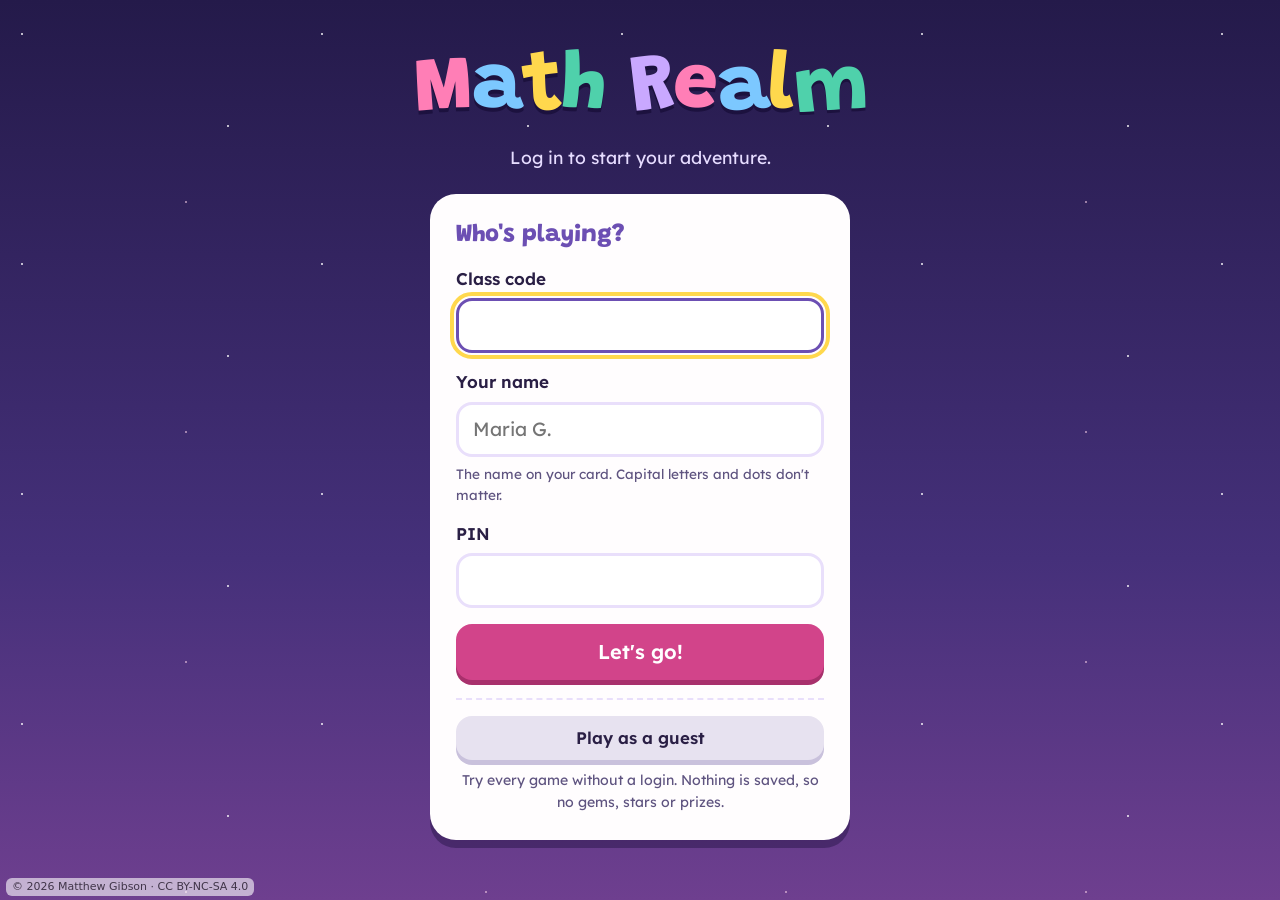
<file: shop.html>
<!doctype html>
<!--
  Copyright (c) 2026 Matthew Gibson, Mission High School
  Licensed under CC BY-NC-SA 4.0: https://creativecommons.org/licenses/by-nc-sa/4.0/
  Free for non-commercial educational use with credit. Not for resale.
  Contact: GibsonM1@sfusd.edu
-->
<html lang="en">
<head>
<meta charset="utf-8">
<meta name="viewport" content="width=device-width, initial-scale=1">
<title>Sprite Shop</title>
<link rel="preconnect" href="https://fonts.googleapis.com">
<link rel="preconnect" href="https://fonts.gstatic.com" crossorigin>
<link href="https://fonts.googleapis.com/css2?family=Grandstander:wght@600;800&family=Lexend:wght@400;600&display=swap" rel="stylesheet">
<link rel="stylesheet" href="css/realm.css">
<style>
  .game { max-width: 1180px; margin: 0 auto; padding: 18px 18px 48px; }
  .intro { margin: 0 0 16px; }
  .intro h1 { font-size: clamp(2.1rem, 6vw, 3rem); }
  .intro p { margin: 6px 0 0; color: var(--haze); max-width: 70ch; }
  .tabs { display: inline-flex; gap: 6px; margin: 4px 0 18px; padding: 5px; border-radius: 999px; background: rgba(255, 255, 255, .12); }
  .tabs button { border: 0; border-radius: 999px; padding: 10px 20px; font: 600 1.05rem/1 var(--body); color: #fff; background: transparent; cursor: pointer; }
  .tabs button[aria-selected="true"] { background: #fff; color: var(--violet); }
  .note { min-height: 3em; margin: 0 0 16px; padding: 12px 16px; border-radius: var(--radius-md); background: var(--lemon); color: var(--ink); font-weight: 600; max-width: none; }
  .note:empty { visibility: hidden; }
  .grid { display: grid; grid-template-columns: repeat(auto-fill, minmax(200px, 1fr)); gap: 18px; }
  .item { display: flex; flex-direction: column; align-items: center; gap: 4px; padding: 16px 14px 16px; text-align: center; }
  .item .art { display: grid; place-items: center; width: 100%; height: 140px; border-radius: var(--radius-md); background: #F6F1FF; }
  .item .art svg { width: 120px; height: 128px; overflow: visible; }
  .item[data-kind="unicorn"] .art svg { width: 150px; height: 128px; }
  .item.mine .art { background: #E8F8F1; }
  .item.equipped { box-shadow: 0 8px 0 rgba(16, 8, 46, .35), 0 0 0 4px var(--mint); }
  .item h3 { margin-top: 8px; font-size: 1.35rem; color: var(--ink); }
  .item .sp { margin: 0; color: var(--ink-soft); font-size: .95rem; }
  .price { display: inline-flex; align-items: center; gap: 6px; margin: 6px 0 4px; font: 800 1.25rem/1 var(--display); color: var(--ink); }
  .price svg { width: 22px; height: 22px; }
  .price.mine { font: 600 1rem/1 var(--body); color: var(--mint-deep); }
  .acts { display: flex; flex-direction: column; align-items: stretch; gap: 8px; width: 100%; margin-top: 6px; }
  .acts .btn { width: 100%; }
  .acts .ask { margin: 0; font-weight: 600; color: var(--ink); }
  .badge { padding: 9px 12px; border-radius: 12px; background: #E2F8F0; color: var(--mint-deep); font-weight: 600; }
  .link-btn { background: none; border: 0; padding: 2px; color: var(--ink-soft); font: 600 .9rem/1.2 var(--body); text-decoration: underline; cursor: pointer; }
  .claw-ad { display: flex; align-items: center; gap: 20px; margin: 0 0 20px; padding: 16px 22px; color: var(--ink); text-decoration: none; background: linear-gradient(120deg, #FFF1F8, #F3EDFF); transition: transform .15s ease; }
  .claw-ad:hover { transform: translateY(-3px); }
  .claw-ad svg { flex: none; width: 96px; height: 104px; }
  .claw-ad h2 { font-size: 1.7rem; color: var(--berry); }
  .claw-ad p { margin: 4px 0 10px; color: var(--ink-soft); }
  .item[data-kind="accessory"] .art svg { width: 110px; height: 96px; }
  .item.locked .art svg { filter: grayscale(1) opacity(.45); }
  .wearing { display: flex; align-items: center; gap: 16px; margin: 0 0 16px; padding: 12px 18px; }
  .wearing svg { width: 90px; height: 98px; overflow: visible; }
  .wearing p { margin: 0; color: var(--ink); }
  .growth { margin: -6px 0 16px; padding: 0 4px; color: var(--haze); font-size: .95rem; max-width: 70ch; }
  .price .was { margin-left: 6px; font: 600 .8rem/1 var(--body); color: var(--ink-soft); text-decoration: line-through; }
  .item.pop .art svg { animation: adopt .7s cubic-bezier(.3, 1.6, .5, 1); }
  @keyframes adopt { from { transform: scale(.4) rotate(-10deg); } to { transform: none; } }
</style>
</head>
<body>
<div class="page game">
  <header class="topbar">
    <a class="pill" href="index.html">
      <svg viewBox="0 0 24 24" aria-hidden="true"><path d="M15 5l-7 7 7 7" fill="none" stroke="currentColor" stroke-width="2.6" stroke-linecap="round" stroke-linejoin="round"/></svg>
      Back to the map
    </a>
    <div class="top-tools">
      <button class="pill" type="button" id="musicBtn" aria-pressed="true">Music: on</button>
      <button class="pill" type="button" id="soundBtn" aria-pressed="false">Sounds: off</button>
      <div class="gems">
        <svg viewBox="0 0 32 32" aria-hidden="true"><path d="M9 5h14l6 8-13 15L3 13z" fill="#7CC8FF" stroke="#fff" stroke-width="2" stroke-linejoin="round"/><path d="M3 13h26M9 5l7 23 7-23M12 13l4-8 4 8" fill="none" stroke="#fff" stroke-width="1.5" stroke-linejoin="round" opacity=".8"/></svg>
        <span><strong id="gemCount">0</strong> <span id="gemName">gems</span></span>
      </div>
    </div>
  </header>
  <div id="guestSlot"></div>

  <section class="intro">
    <h1>Sprite Shop</h1>
    <p>Spend your gems here. Critters you adopt come to eat at the Critter Café, and you can pick one to be your avatar on the map. Unicorn styles change how your unicorn looks when you race.</p>
  </section>

  <a class="claw-ad card" href="claw.html">
    <svg viewBox="0 0 120 130" aria-hidden="true">
      <rect x="6" y="4" width="108" height="122" rx="14" fill="#FF7EB6" stroke="#2A1F45" stroke-width="3"/>
      <rect x="16" y="10" width="88" height="18" rx="7" fill="#6C4FB3"/>
      <rect x="16" y="34" width="88" height="66" rx="6" fill="#DDF1FF" stroke="#2A1F45" stroke-width="2"/>
      <line x1="60" y1="36" x2="60" y2="58" stroke="#2A1F45" stroke-width="2"/>
      <rect x="53" y="56" width="14" height="9" rx="3" fill="#B9C3D6" stroke="#2A1F45" stroke-width="2"/>
      <path d="M55,65 C49,70 50,76 54,79 M65,65 C71,70 70,76 66,79" fill="none" stroke="#2A1F45" stroke-width="3" stroke-linecap="round"/>
      <circle cx="34" cy="92" r="9" fill="#FFF1B8"/><circle cx="52" cy="94" r="8" fill="#C9F0E2"/><circle cx="72" cy="93" r="9" fill="#FFC2DD"/><circle cx="88" cy="92" r="7" fill="#D9CCF6"/>
      <path d="M28,90 L28,82 L32,86 L36,80 L40,86 L44,82 L44,90 Z" fill="#FFD84D" stroke="#2A1F45" stroke-width="1.5"/>
      <rect x="16" y="104" width="88" height="16" rx="5" fill="#C2477F"/>
    </svg>
    <div>
      <h2>Critter Claw</h2>
      <p>Grab hats, glasses, necklaces, bracelets and shoes for your avatar. Can you win them all?</p>
      <span class="btn btn-small">Play the claw machine</span>
    </div>
  </a>

  <div class="tabs" role="tablist" aria-label="Shop sections">
    <button type="button" role="tab" id="tabCritters" aria-selected="true">Critters</button>
    <button type="button" role="tab" id="tabUnicorns" aria-selected="false">Unicorns</button>
    <button type="button" role="tab" id="tabAcc" aria-selected="false">Accessories</button>
  </div>
  <p class="note" id="note" aria-live="polite">Opening the shop…</p>
  <p class="growth" id="growth" hidden></p>
  <section class="wearing card" id="wearing" hidden></section>
  <div class="grid" id="grid"></div>
</div>

<script src="js/config.js"></script>
<script src="js/catalog.js"></script>
<script src="js/api.js"></script>
<script src="js/fx.js"></script>
<script src="js/sprites.js"></script>
<script src="js/shop.js"></script>
<!-- license credit -->
<style>#cc-credit{position:fixed;left:6px;bottom:calc(4px + env(safe-area-inset-bottom,0px));z-index:2147483000;font:11px/1.3 system-ui,sans-serif;color:#333;background:rgba(255,255,255,.8);padding:2px 6px;border-radius:6px;text-decoration:none;pointer-events:none;opacity:.75}#cc-credit.cc-flow{position:static;display:table;margin:12px auto 8px;pointer-events:auto;opacity:1}#cc-credit:hover,#cc-credit:focus{text-decoration:underline}@media (prefers-color-scheme:dark){#cc-credit{color:#ddd;background:rgba(0,0,0,.6)}}@media print{#cc-credit{position:static}}</style>
<a id="cc-credit" href="https://creativecommons.org/licenses/by-nc-sa/4.0/" target="_blank" rel="license noopener">© 2026 Matthew Gibson · CC BY-NC-SA 4.0</a>
<script>(function(){var c=document.getElementById('cc-credit');function f(){var d=document.documentElement,s=Math.max(d.scrollHeight,document.body.scrollHeight)>innerHeight+4;c.classList.toggle('cc-flow',s)}addEventListener('load',f);addEventListener('resize',f);setTimeout(f,1500)})();</script>
</body>
</html>
</file>
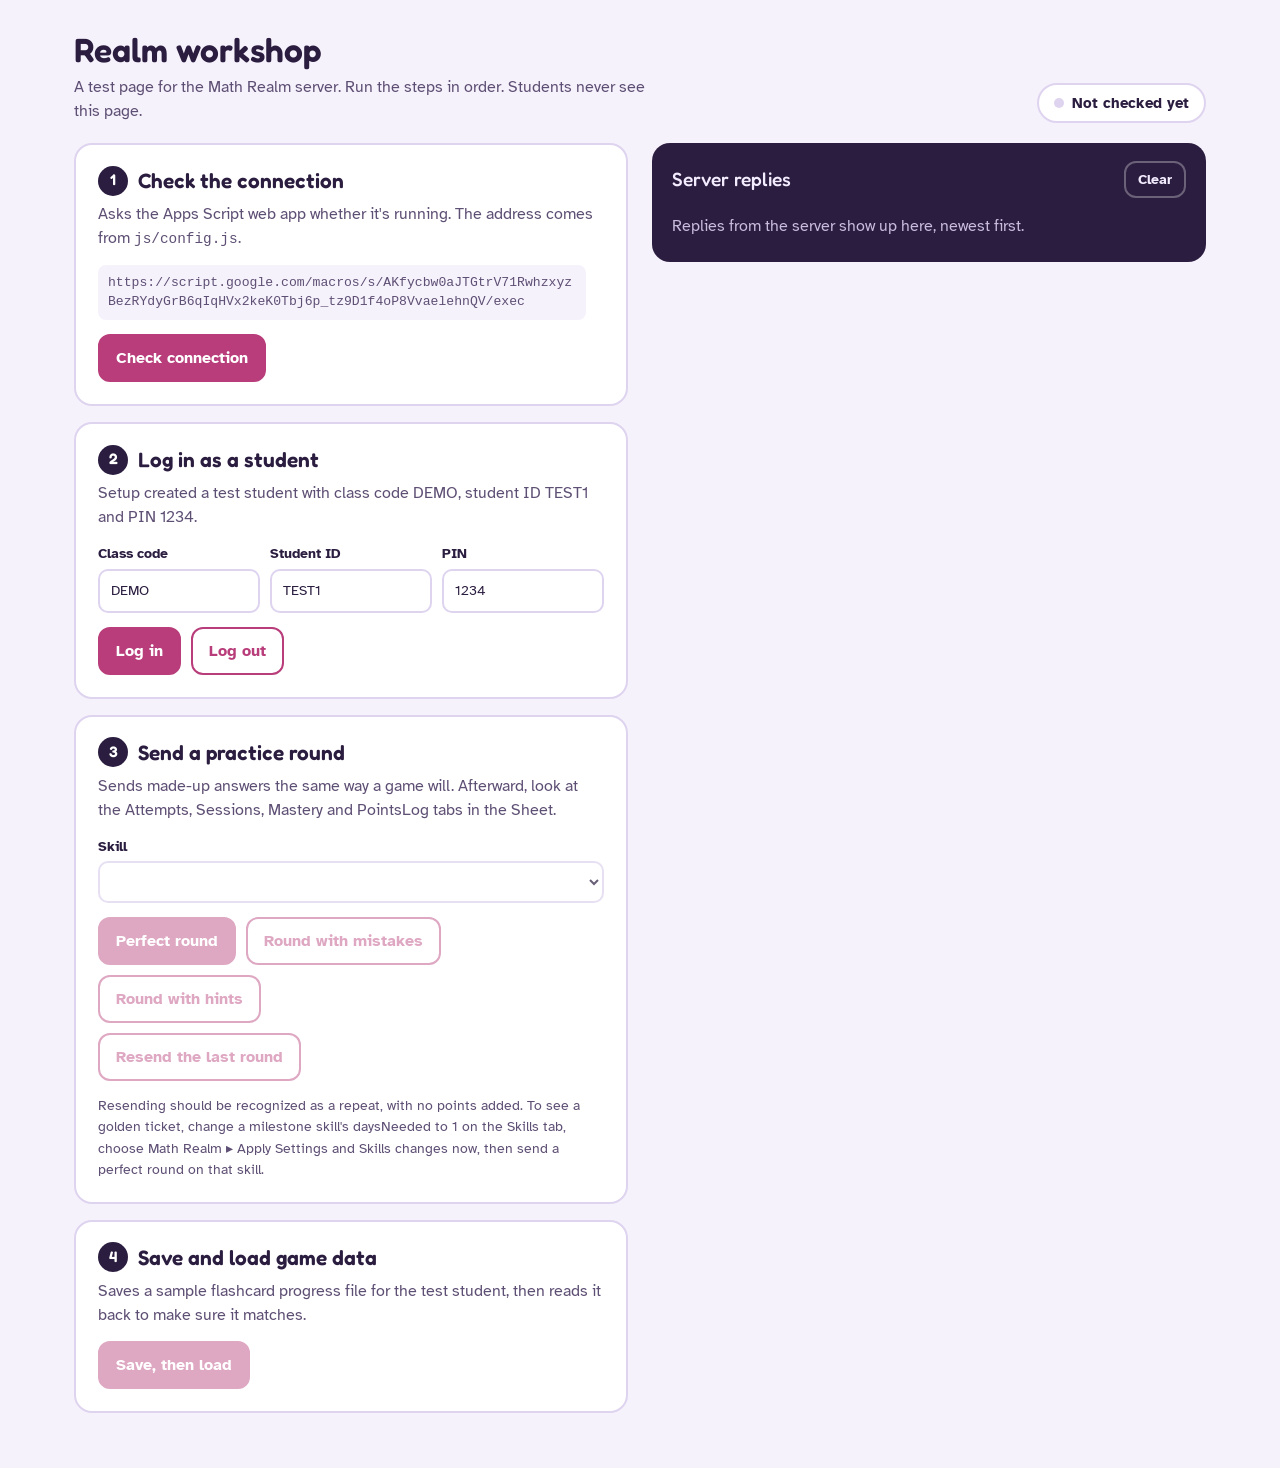
<file: test.html>
<!doctype html>
<html lang="en">
<head>
<meta charset="utf-8">
<meta name="viewport" content="width=device-width, initial-scale=1">
<title>Realm workshop: server test</title>
<link rel="preconnect" href="https://fonts.googleapis.com">
<link rel="preconnect" href="https://fonts.gstatic.com" crossorigin>
<link href="https://fonts.googleapis.com/css2?family=Atkinson+Hyperlegible:wght@400;700&family=Fredoka:wght@500;600&display=swap" rel="stylesheet">
<style>
  :root {
    --ink: #2B1D3F;
    --ink-soft: #5E4F74;
    --paper: #F6F2FC;
    --card: #FFFFFF;
    --line: #DED4EF;
    --berry: #B83D7A;
    --berry-dark: #962F62;
    --berry-wash: #FBEFF5;
    --mint: #1F8F68;
    --coral: #C9423E;
    --gold: #D9A426;
    --gold-pale: #FFF4D6;
    --display: 'Fredoka', 'Trebuchet MS', system-ui, sans-serif;
    --body: 'Atkinson Hyperlegible', system-ui, -apple-system, 'Segoe UI', sans-serif;
    --mono: ui-monospace, 'SFMono-Regular', Menlo, Consolas, monospace;
  }
  * { box-sizing: border-box; }
  body { margin: 0; background: var(--paper); color: var(--ink); font: 16px/1.5 var(--body); }
  code { font-family: var(--mono); font-size: .9em; }

  header { max-width: 1180px; margin: 0 auto; padding: 32px 24px 20px; display: flex; flex-wrap: wrap; gap: 12px 24px; align-items: flex-end; justify-content: space-between; }
  h1 { font-family: var(--display); font-weight: 600; font-size: 2.1rem; line-height: 1.1; margin: 0; }
  header p { margin: 6px 0 0; color: var(--ink-soft); max-width: 58ch; }
  .status { display: inline-flex; align-items: center; gap: 8px; padding: 7px 15px; border-radius: 999px; background: var(--card); border: 2px solid var(--line); font-weight: 700; font-size: .92rem; }
  .status .dot { width: 10px; height: 10px; border-radius: 50%; background: var(--line); }
  .status[data-state="ok"] .dot { background: var(--mint); }
  .status[data-state="fail"] .dot { background: var(--coral); }

  main { max-width: 1180px; margin: 0 auto; padding: 0 24px 56px; display: grid; grid-template-columns: minmax(0, 1fr) minmax(0, 1fr); gap: 24px; align-items: start; }
  @media (max-width: 880px) { main { grid-template-columns: 1fr; } }

  .steps { display: flex; flex-direction: column; gap: 16px; counter-reset: step; }
  .step { background: var(--card); border: 2px solid var(--line); border-radius: 18px; padding: 20px 22px 22px; }
  .step h2 { font-family: var(--display); font-weight: 600; font-size: 1.3rem; margin: 0 0 6px; display: flex; align-items: center; gap: 10px; }
  .step h2::before { counter-increment: step; content: counter(step); flex: none; display: inline-grid; place-items: center; width: 30px; height: 30px; border-radius: 50%; background: var(--ink); color: #fff; font-size: .95rem; }
  .step[data-done="true"] { border-color: #B9E2D2; }
  .step[data-done="true"] h2::before { background: var(--mint); content: "✓"; }
  .step[data-done="false"] h2::before { background: var(--coral); }
  .step p { margin: 0 0 14px; color: var(--ink-soft); max-width: 62ch; }
  .url { font-family: var(--mono); font-size: .82rem; word-break: break-all; background: var(--paper); border-radius: 8px; padding: 8px 10px; color: var(--ink); }

  .fields { display: grid; grid-template-columns: repeat(3, minmax(0, 1fr)); gap: 10px; margin-bottom: 14px; }
  @media (max-width: 520px) { .fields { grid-template-columns: 1fr; } }
  label { display: flex; flex-direction: column; gap: 4px; font-weight: 700; font-size: .9rem; }
  input, select { font: inherit; font-weight: 400; padding: 9px 11px; border: 2px solid var(--line); border-radius: 10px; background: #fff; color: var(--ink); min-width: 0; }
  select { margin-bottom: 14px; }
  .row { display: flex; flex-wrap: wrap; gap: 10px; }
  .row + .row { margin-top: 10px; }

  button { font: inherit; font-weight: 700; padding: 10px 16px; border-radius: 12px; border: 2px solid var(--berry); background: var(--berry); color: #fff; cursor: pointer; }
  button:hover { background: var(--berry-dark); border-color: var(--berry-dark); }
  button.quiet { background: #fff; color: var(--berry); }
  button.quiet:hover { background: var(--berry-wash); }
  button:disabled { opacity: .45; cursor: not-allowed; }
  button[aria-busy="true"] { cursor: progress; }
  :focus-visible { outline: 3px solid var(--gold); outline-offset: 2px; }
  .hint { font-size: .88rem; margin: 14px 0 0 !important; }

  .progress { margin-top: 16px; border-top: 2px dashed var(--line); padding-top: 14px; }
  .progress h3 { font-family: var(--display); font-weight: 500; font-size: 1.05rem; margin: 0 0 8px; }
  .table-wrap { overflow-x: auto; }
  table { width: 100%; border-collapse: collapse; font-size: .9rem; }
  th, td { text-align: left; padding: 6px 8px; border-bottom: 1px solid var(--line); vertical-align: top; }
  td:nth-child(n+2), th:nth-child(n+2) { white-space: nowrap; }
  th { color: var(--ink-soft); font-weight: 700; }
  td.st[data-s="mastered"] { color: var(--mint); font-weight: 700; }
  td.st[data-s="practicing"] { color: var(--berry); font-weight: 700; }

  .log-panel { position: sticky; top: 16px; background: var(--ink); color: #F3ECFF; border-radius: 18px; padding: 18px 20px 10px; max-height: calc(100vh - 32px); display: flex; flex-direction: column; }
  @media (max-width: 880px) { .log-panel { position: static; max-height: none; } }
  .log-head { display: flex; justify-content: space-between; align-items: center; gap: 12px; margin-bottom: 6px; }
  .log-head h2 { font-family: var(--display); font-weight: 500; font-size: 1.2rem; margin: 0; }
  .log-head button { background: transparent; border-color: rgba(255,255,255,.3); color: #F3ECFF; padding: 6px 12px; font-size: .88rem; }
  .log-head button:hover { background: rgba(255,255,255,.1); }
  .log { list-style: none; margin: 0; padding: 0; overflow-y: auto; }
  .empty { color: #C8BCDD; margin: 10px 0 14px; }
  .entry { border-top: 1px solid rgba(255,255,255,.14); padding: 12px 0; }
  .entry .head { display: flex; align-items: baseline; gap: 10px; }
  .badge { font-weight: 700; font-size: .8rem; padding: 2px 8px; border-radius: 999px; }
  .entry[data-ok="true"] .badge { background: #2F6F59; color: #E2FFF3; }
  .entry[data-ok="false"] .badge { background: #8E2F33; color: #FFE6E6; }
  .act { font-family: var(--mono); font-size: .85rem; color: #E6DAFA; }
  .time { margin-left: auto; font-size: .8rem; color: #B9ACD0; }
  .sum { margin: 6px 0 0; }
  .entry details { margin-top: 6px; }
  .entry summary { cursor: pointer; font-size: .85rem; color: #C8BCDD; }
  .entry pre { font-family: var(--mono); font-size: .78rem; white-space: pre-wrap; word-break: break-word; background: rgba(255,255,255,.07); padding: 10px; border-radius: 8px; margin: 6px 0 0; max-height: 280px; overflow: auto; }

  /* The one showy thing: a ticket stub when a milestone is mastered */
  .ticket { margin-top: 10px; display: flex; align-items: center; gap: 14px; background: var(--gold-pale); color: var(--ink); border-radius: 12px; padding: 12px 16px; position: relative; border: 2px solid var(--gold); }
  .ticket::before, .ticket::after { content: ""; position: absolute; top: 50%; width: 16px; height: 16px; margin-top: -8px; border-radius: 50%; background: var(--ink); }
  .ticket::before { left: -9px; } .ticket::after { right: -9px; }
  .ticket strong { font-family: var(--display); font-weight: 600; font-size: 1.35rem; letter-spacing: .04em; white-space: nowrap; }
  .ticket span { font-size: .9rem; color: var(--ink-soft); }
</style>
</head>
<body>
<header>
  <div>
    <h1>Realm workshop</h1>
    <p>A test page for the Math Realm server. Run the steps in order. Students never see this page.</p>
  </div>
  <div class="status" id="status" data-state="unknown" role="status"><span class="dot" aria-hidden="true"></span><span>Not checked yet</span></div>
</header>

<main>
  <section class="steps" aria-label="Tests">
    <article class="step" id="step-ping">
      <h2>Check the connection</h2>
      <p>Asks the Apps Script web app whether it's running. The address comes from <code>js/config.js</code>.</p>
      <p class="url" id="apiUrl"></p>
      <div class="row"><button id="btnPing" type="button">Check connection</button></div>
    </article>

    <article class="step" id="step-login">
      <h2>Log in as a student</h2>
      <p>Setup created a test student with class code DEMO, student ID TEST1 and PIN 1234.</p>
      <form id="loginForm" autocomplete="off">
        <div class="fields">
          <label>Class code <input name="classCode" value="DEMO" required></label>
          <label>Student ID <input name="studentId" value="TEST1" required></label>
          <label>PIN <input name="pin" value="1234" inputmode="numeric"></label>
        </div>
        <div class="row">
          <button type="submit">Log in</button>
          <button type="button" class="quiet" id="btnLogout">Log out</button>
        </div>
      </form>
      <div class="progress" id="progress" hidden></div>
    </article>

    <article class="step" id="step-round">
      <h2>Send a practice round</h2>
      <p>Sends made-up answers the same way a game will. Afterward, look at the Attempts, Sessions, Mastery and PointsLog tabs in the Sheet.</p>
      <label>Skill <select id="skill" disabled></select></label>
      <div class="row">
        <button type="button" data-kind="perfect" disabled>Perfect round</button>
        <button type="button" data-kind="mistakes" class="quiet" disabled>Round with mistakes</button>
        <button type="button" data-kind="hints" class="quiet" disabled>Round with hints</button>
      </div>
      <div class="row"><button type="button" id="btnResend" class="quiet" disabled>Resend the last round</button></div>
      <p class="hint">Resending should be recognized as a repeat, with no points added. To see a golden ticket, change a milestone skill's daysNeeded to 1 on the Skills tab, choose Math Realm ▸ Apply Settings and Skills changes now, then send a perfect round on that skill.</p>
    </article>

    <article class="step" id="step-save">
      <h2>Save and load game data</h2>
      <p>Saves a sample flashcard progress file for the test student, then reads it back to make sure it matches.</p>
      <div class="row"><button type="button" id="btnSave" disabled>Save, then load</button></div>
    </article>
  </section>

  <section class="log-panel" aria-label="Server replies">
    <div class="log-head"><h2>Server replies</h2><button type="button" id="btnClear">Clear</button></div>
    <p class="empty" id="logEmpty">Replies from the server show up here, newest first.</p>
    <ol class="log" id="log" aria-live="polite"></ol>
  </section>
</main>

<script src="js/config.js"></script>
<script src="js/api.js"></script>
<script>
(function () {
  const $ = s => document.querySelector(s);
  const STATUS = { mastered: 'Mastered', practicing: 'Practicing', learning: 'Learning' };
  let lastRound = null;

  const url = String((window.MATH_REALM_CONFIG || {}).apiUrl || '').trim();
  $('#apiUrl').textContent = /\/exec$/.test(url) ? url : 'No web app address yet. Paste it into js/config.js.';

  function el(tag, cls, text) {
    const e = document.createElement(tag);
    if (cls) e.className = cls;
    if (text != null) e.textContent = text;
    return e;
  }
  function setStatus(state, text) {
    $('#status').dataset.state = state;
    $('#status').lastElementChild.textContent = text;
  }
  function markStep(id, ok) { $(id).dataset.done = ok ? 'true' : 'false'; }

  function addLog(action, data, ms, summary) {
    $('#logEmpty').hidden = true;
    const li = el('li', 'entry');
    li.dataset.ok = String(!!data.ok);
    const head = el('div', 'head');
    head.append(el('span', 'badge', data.ok ? 'OK' : 'Failed'), el('code', 'act', action), el('span', 'time', ms + ' ms'));
    li.append(head, el('p', 'sum', summary || (data.ok ? 'Done.' : MathRealm.errorMessage(data.error))));
    if (data.ticket) {
      const t = el('div', 'ticket');
      t.append(el('strong', '', data.ticket.code), el('span', '', 'Golden ticket for ' + data.ticket.skillName + '. It is also on the Tickets tab.'));
      li.append(t);
    }
    const det = el('details');
    det.append(el('summary', '', 'Full reply'), el('pre', '', JSON.stringify(data, null, 2)));
    li.append(det);
    $('#log').prepend(li);
  }

  async function run(button, action, fn, summarize) {
    button.disabled = true;
    button.setAttribute('aria-busy', 'true');
    const t = performance.now();
    let data;
    try { data = await fn(); } finally {
      button.disabled = false;
      button.removeAttribute('aria-busy');
    }
    addLog(action, data, Math.round(performance.now() - t), data.ok && summarize ? summarize(data) : null);
    return data;
  }

  function renderSession() {
    const s = MathRealm.session;
    const on = MathRealm.isLoggedIn();
    const hasSkills = on && s.skills && s.skills.length > 0;
    document.querySelectorAll('[data-kind], #skill').forEach(b => { b.disabled = !hasSkills; });
    $('#btnSave').disabled = !on;
    $('#btnResend').disabled = !on || !lastRound;
    const box = $('#progress');
    box.hidden = !on;
    if (!on) return;

    const sel = $('#skill');
    const keep = sel.value;
    sel.replaceChildren(...s.skills.map(k => {
      const o = el('option', '', k.zone + ': ' + k.name);
      o.value = k.skillId;
      return o;
    }));
    if (keep) sel.value = keep;

    box.replaceChildren();
    if (!hasSkills) {
      box.append(el('h3', '', 'Logged in, but the Skills tab is empty'),
        el('p', '', 'In the Sheet, choose Math Realm ▸ Set up tabs to fill in the starting skills, then log in again here.'));
      return;
    }
    box.append(el('h3', '', s.student.displayName + ' has ' + s.student.points + ' points (' + s.student.lifetimePoints + ' earned all-time)'));
    const wrap = el('div', 'table-wrap');
    const table = el('table');
    const thead = el('thead'); const hr = el('tr');
    ['Skill', 'Status', 'Days', 'Ticket'].forEach(h => hr.append(el('th', '', h)));
    thead.append(hr);
    const tbody = el('tbody');
    s.skills.forEach(k => {
      const m = s.mastery[k.skillId];
      const tr = el('tr');
      const st = el('td', 'st', m ? (STATUS[m.status] || m.status) : 'Not started');
      st.dataset.s = m ? m.status : '';
      tr.append(el('td', '', k.name), st, el('td', '', (m ? m.days : 0) + ' of ' + k.daysNeeded), el('td', '', k.milestone ? 'Yes' : ''));
      tbody.append(tr);
    });
    table.append(thead, tbody);
    wrap.append(table);
    box.append(wrap);
  }

  // Made-up answers for testing. Division skills get division prompts; Unit 6 gets 2-digit numbers.
  function fakeAttempts(skillId, kind, n) {
    const big = skillId.indexOf('g4') === 0;
    const div = skillId.indexOf('div') >= 0;
    const out = [];
    for (let i = 0; i < n; i++) {
      const a = big ? 11 + Math.floor(Math.random() * 89) : 1 + Math.floor(Math.random() * 12);
      const b = big ? 11 + Math.floor(Math.random() * 89) : 1 + Math.floor(Math.random() * 12);
      const right = div ? b : a * b;
      let correct = true, hintUsed = false, ms = 2500;
      if (kind === 'mistakes') { correct = i % 3 !== 2; ms = 3000 + Math.round(Math.random() * 3000); }
      if (kind === 'hints') { hintUsed = true; ms = 6000; }
      out.push({ prompt: div ? (a * b) + ' ÷ ' + a : a + ' × ' + b, answer: String(correct ? right : right + 1), correct: correct, hintUsed: hintUsed, ms: ms });
    }
    return out;
  }

  function summarizeRound(d) {
    const r = d.round, p = d.points, m = d.mastery;
    let s = '+' + p.total + ' points, balance ' + p.balance + '. ';
    s += r.independentCorrect + ' of ' + r.items + ' right without hints (' + Math.round(r.accuracy * 100) + '%)';
    if (r.medianMs) s += ', typical answer time ' + (r.medianMs / 1000).toFixed(1) + ' s';
    s += '. ' + (r.qualifies ? 'Counts toward mastery today.' : 'Did not meet the mastery bar.');
    s += ' ' + (STATUS[m.status] || m.status) + ', ' + m.days + ' of ' + m.daysNeeded + ' days.';
    if (p.reducedForMastered) s += ' Points were reduced because this skill is already mastered.';
    return s;
  }

  $('#btnPing').addEventListener('click', async e => {
    const d = await run(e.currentTarget, 'ping', () => MathRealm.ping(), d => 'Connected to server version ' + d.version + '.');
    setStatus(d.ok ? 'ok' : 'fail', d.ok ? 'Connected' : 'Not connected');
    markStep('#step-ping', d.ok);
  });

  $('#loginForm').addEventListener('submit', async e => {
    e.preventDefault();
    const f = e.currentTarget;
    const d = await run(f.querySelector('[type=submit]'), 'login',
      () => MathRealm.login(f.classCode.value, f.studentId.value, f.pin.value),
      d => 'Logged in as ' + d.student.displayName + ' with ' + d.student.points + ' points. ' + d.skills.length + ' skills loaded from the Skills tab.');
    if (d.ok) setStatus('ok', 'Connected');
    markStep('#step-login', d.ok);
    renderSession();
  });

  $('#btnLogout').addEventListener('click', async e => {
    await run(e.currentTarget, 'logout', () => MathRealm.logout(), () => 'Logged out.');
    lastRound = null;
    renderSession();
  });

  document.querySelectorAll('[data-kind]').forEach(btn => btn.addEventListener('click', async () => {
    const skillId = $('#skill').value;
    const skill = MathRealm.session.skills.find(k => k.skillId === skillId);
    if (!skill) return;
    const attempts = fakeAttempts(skillId, btn.dataset.kind, Math.max(skill.minItems, 10));
    const roundId = MathRealm.newId();
    const d = await run(btn, 'submitRound', () => MathRealm.submitRound('workshop-test', skillId, attempts, roundId), summarizeRound);
    if (d.ok) lastRound = { skillId: skillId, attempts: attempts, roundId: roundId };
    markStep('#step-round', d.ok);
    renderSession();
  }));

  $('#btnResend').addEventListener('click', async e => {
    if (!lastRound) return;
    const r = lastRound;
    const d = await run(e.currentTarget, 'submitRound (resend)',
      () => MathRealm.submitRound('workshop-test', r.skillId, r.attempts, r.roundId),
      d => d.duplicate ? 'Recognized as a repeat. No points were added.' : 'Warning: this was counted as a new round.');
    markStep('#step-round', d.ok && d.duplicate);
    renderSession();
  });

  $('#btnSave').addEventListener('click', async e => {
    const btn = e.currentTarget;
    const sample = { version: 1, savedAt: new Date().toISOString(), boxes: { '7x8': 2, '6x9': 1, '12x12': 3 } };
    const s = await run(btn, 'saveState', () => MathRealm.saveState('workshop-test', sample), () => 'Saved sample game data to the SaveData tab.');
    let ok = s.ok;
    if (s.ok) {
      const same = d => JSON.stringify(d.state) === JSON.stringify(sample);
      const l = await run(btn, 'loadState', () => MathRealm.loadState('workshop-test'),
        d => same(d) ? 'Loaded it back, and it matches what was saved.' : 'Loaded it back, but it does not match what was saved.');
      ok = l.ok && same(l);
    }
    markStep('#step-save', ok);
  });

  $('#btnClear').addEventListener('click', () => { $('#log').replaceChildren(); $('#logEmpty').hidden = false; });

  renderSession();
})();
</script>
</body>
</html>
</file>
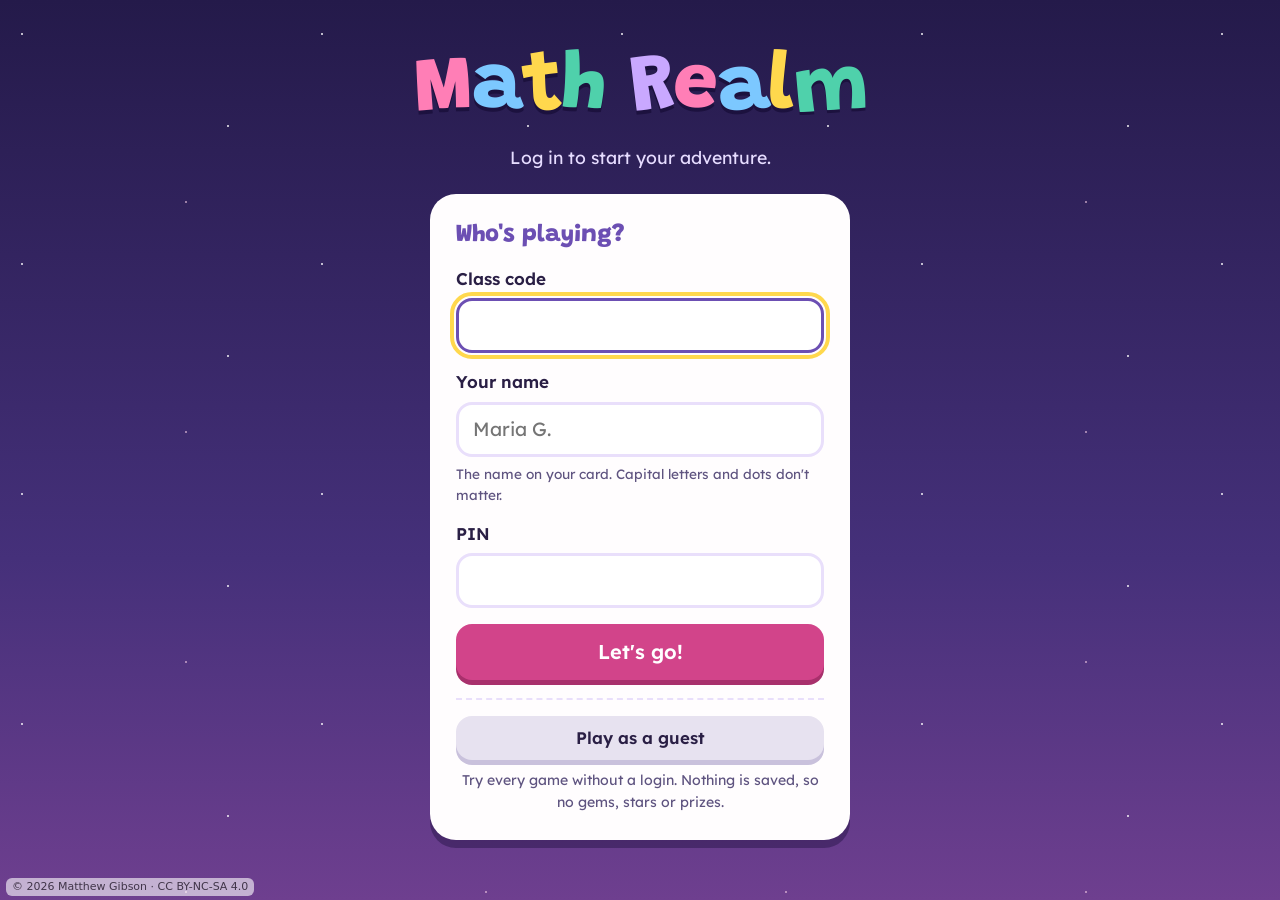
<file: unicorn-race.html>
<!doctype html>
<!--
  Copyright (c) 2026 Matthew Gibson, Mission High School
  Licensed under CC BY-NC-SA 4.0: https://creativecommons.org/licenses/by-nc-sa/4.0/
  Free for non-commercial educational use with credit. Not for resale.
  Contact: GibsonM1@sfusd.edu
-->
<html lang="en">
<head>
<meta charset="utf-8">
<meta name="viewport" content="width=device-width, initial-scale=1">
<title>Unicorn Racetrack</title>
<link rel="preconnect" href="https://fonts.googleapis.com">
<link rel="preconnect" href="https://fonts.gstatic.com" crossorigin>
<link href="https://fonts.googleapis.com/css2?family=Grandstander:wght@600;800&family=Lexend:wght@400;600&display=swap" rel="stylesheet">
<link rel="stylesheet" href="css/realm.css">
<style>
  .game { max-width: 1180px; margin: 0 auto; padding: 18px 18px 48px; }
  .screen-card { max-width: 720px; margin: 18px auto 0; padding: 28px 30px; }
  .screen-card h1 { font-size: clamp(1.9rem, 5vw, 2.6rem); color: var(--violet); margin: 2px 0 12px; }
  .zone-name { margin: 0; font-weight: 600; color: var(--sky-deep); }
  .rules { margin: 18px 0 22px; padding: 16px 18px; border-radius: var(--radius-md); background: #F6F1FF; }
  .rules p { margin: 0 0 9px; color: var(--ink); }
  .rules p:last-child { margin-bottom: 0; }
  .screen-card .stars .star { width: 34px; height: 34px; }
  .racers { display: flex; flex-wrap: wrap; gap: 14px 30px; align-items: center; margin: 10px 0 4px; }
  .racer { display: flex; align-items: center; gap: 10px; font-weight: 600; color: var(--ink); }
  .racer svg { width: 74px; height: 62px; }

  /* Mini map of the whole race */
  .minimap { position: relative; height: 46px; margin: 4px 6px 16px; }
  .minimap .track { position: absolute; left: 0; right: 0; top: 21px; height: 6px; border-radius: 3px; background: rgba(255, 255, 255, .25); }
  .minimap .dot { position: absolute; top: 12px; width: 24px; height: 24px; margin-left: -12px; border-radius: 50%; border: 3px solid #fff; transition: left .8s ease; }
  .minimap .dot.me { background: var(--bubblegum); }
  .minimap .dot.cpu { background: var(--sky); top: 12px; }
  .minimap .flag { position: absolute; right: -6px; top: 0; font-weight: 800; font-family: var(--display); }
  .minimap .lbl { position: absolute; top: -2px; font-size: .8rem; font-weight: 600; transform: translateX(-50%); white-space: nowrap; color: var(--haze); }

  /* The race card */
  .board { padding: 18px 22px 22px; }
  .caption { min-height: 4.4em; margin: 0 0 12px; padding: 12px 16px; border-radius: var(--radius-md); background: #FFF6D6; color: var(--ink); font-size: 1.15rem; line-height: 1.45; max-width: none; }
  .caption.cpu { background: #E5F2FF; }
  .caption.bad { background: #FFE9F2; }
  /* The math column: decimals stacked with the points lined up, fractions in a row */
  .stage { display: grid; grid-template-columns: 220px minmax(0, 1fr); gap: 16px; align-items: start; }
  @media (max-width: 900px) { .stage { grid-template-columns: 1fr; } }
  .mathcol { padding: 10px 12px; border-radius: var(--radius-md); background: #F8F5FF; }
  .vsum { --cell: .85em; display: grid; justify-content: center; align-content: start; align-items: center; row-gap: 4px; font: 800 2.1rem/1.15 var(--display); color: var(--ink); height: 5.4em; }
  .vsum .head { font: 600 .8rem/1 var(--body); color: var(--violet); text-align: center; }
  .vsum .c { text-align: center; }
  .vsum .pt { text-align: center; }
  .vsum .ghost { color: #CDBFEA; }
  .vsum .q { color: #CFC3EA; }
  .vsum .rule { border-top: 4px solid var(--ink); margin: 2px 0; }
  .vsum .claim { color: var(--sky-deep); }
  .vsum .spinrow { color: #A06A00; }
  .vsum.rolling .spinrow { animation: wobble .12s linear infinite; }
  .vsum .spinrow.ghost, .vsum .ghost { color: #CDBFEA; }   /* the faint 0 in 0.40 */
  .mathcol .key { width: 12.5rem; justify-self: center; margin: 6px 0 0; font-size: .75rem; line-height: 1.25; height: 2.5em; white-space: pre-line; color: var(--ink-soft); text-align: center; max-width: none; }
  .fr { display: flex; flex-wrap: wrap; align-content: flex-start; align-items: center; justify-content: center; gap: 6px; margin-top: 10px; height: 4.6rem; font: 800 1.2rem/1 var(--display); color: var(--ink-soft); }
  .fr .word { flex-basis: 100%; text-align: center; font: 600 .85rem/1 var(--body); }
  .eq { display: flex; flex-wrap: wrap; align-items: center; justify-content: center; gap: 6px 28px; min-height: 3.4em; margin: 4px 0 6px; color: var(--ink); }
  .eq .dec { font: 800 2.2rem/1.1 var(--display); }
  .eq .fr { display: flex; align-items: center; gap: 8px; font: 800 1.35rem/1 var(--display); color: var(--ink-soft); }
  .eq .fr .word { font: 600 .95rem/1 var(--body); }
  .sf { display: inline-flex; flex-direction: column; align-items: center; line-height: 1.05; vertical-align: middle; }
  .sf .t { padding: 0 3px 2px; border-bottom: 3px solid currentColor; }
  .sf .b { padding-top: 2px; }
  .mixed { display: inline-flex; align-items: center; gap: 3px; }
  .spinbox { display: inline-flex; align-items: center; justify-content: center; min-width: 3.2em; padding: 2px 10px; border-radius: 14px; background: #FFF1B8; box-shadow: inset 0 -4px 0 var(--gold); }
  .spinbox.rolling { animation: wobble .12s linear infinite; }
  @keyframes wobble { 50% { transform: rotate(-4deg) scale(1.05); } }

  .track-wrap { position: relative; }
  #trackSvg { display: block; width: 100%; height: auto; touch-action: manipulation; }
  #trackSvg.marking { cursor: crosshair; }
  #trackSvg:focus { outline: none; }
  #trackSvg:focus-visible { outline: 4px solid var(--lemon); outline-offset: 2px; border-radius: 12px; }
  .zoom.unused { visibility: hidden; }   /* keeps its space so the card doesn't jump */
  .zoom.none { display: none; }
  .zoom { margin-top: 2px; padding: 8px 10px 4px; border-radius: var(--radius-md); background: #F1F7FF; }
  .zoom p { margin: 0 0 2px; text-align: center; font-weight: 600; color: var(--sky-deep); max-width: none; }
  #zoomSvg { display: block; width: 100%; height: auto; cursor: crosshair; }

  .uni .legs rect { transform-box: fill-box; transform-origin: 50% 0; }
  .uni.running .bob { animation: bob .22s ease-in-out infinite alternate; }
  .uni.running .legs rect:nth-child(odd) { animation: kick .22s ease-in-out infinite alternate; }
  .uni.running .legs rect:nth-child(even) { animation: kick .22s ease-in-out infinite alternate-reverse; }
  .uni.stumble { animation: stumble .5s ease; }
  @keyframes bob { to { transform: translateY(-6px); } }
  @keyframes kick { from { transform: rotate(-24deg); } to { transform: rotate(24deg); } }
  @keyframes stumble { 25% { transform: rotate(-8deg); } 60% { transform: rotate(6deg); } }

  .controls { display: flex; flex-wrap: wrap; align-items: center; justify-content: center; gap: 12px; margin-top: 14px; min-height: 52px; }
  .controls .btn { min-width: 9em; }
  .tip { min-height: 1.4em; margin: 8px 0 0; text-align: center; font-size: .9rem; color: var(--ink-soft); max-width: none; }

  /* Results */
  .stats { display: grid; grid-template-columns: repeat(auto-fit, minmax(170px, 1fr)); gap: 12px; margin: 6px 0 18px; }
  .stat { padding: 14px 16px; border-radius: var(--radius-md); background: #F6F1FF; }
  .stat strong { display: block; font: 800 2rem/1.1 var(--display); color: var(--ink); }
  .stat span { color: var(--ink-soft); font-size: .95rem; }
  .star-msg { margin: 14px 0 0; padding: 14px 16px; border-radius: var(--radius-md); background: #FFF6D6; color: var(--ink); font-weight: 600; }
  .star-msg p { margin: 0; color: var(--ink); }
  .star-msg p + p { margin-top: 6px; }
  .ticket-wrap { margin: 18px 0 0 12px; display: flex; flex-wrap: wrap; align-items: center; gap: 12px 24px; }
  .ticket-wrap .ticket::before, .ticket-wrap .ticket::after { background: var(--card); }
  .ticket-wrap p { margin: 0; color: var(--ink); font-weight: 600; max-width: 30ch; }
  .actions { display: flex; flex-wrap: wrap; gap: 12px; margin-top: 24px; }
</style>
</head>
<body>
<div class="page game">
  <header class="topbar">
    <a class="pill" href="index.html">
      <svg viewBox="0 0 24 24" aria-hidden="true"><path d="M15 5l-7 7 7 7" fill="none" stroke="currentColor" stroke-width="2.6" stroke-linecap="round" stroke-linejoin="round"/></svg>
      Back to the map
    </a>
    <div class="top-tools">
      <button class="pill" type="button" id="musicBtn" aria-pressed="true">Music: on</button>
      <button class="pill" type="button" id="soundBtn" aria-pressed="false">Sounds: off</button>
      <div class="gems">
        <svg viewBox="0 0 32 32" aria-hidden="true"><path d="M9 5h14l6 8-13 15L3 13z" fill="#7CC8FF" stroke="#fff" stroke-width="2" stroke-linejoin="round"/><path d="M3 13h26M9 5l7 23 7-23M12 13l4-8 4 8" fill="none" stroke="#fff" stroke-width="1.5" stroke-linejoin="round" opacity=".8"/></svg>
        <span><strong id="gemCount">0</strong> <span id="gemName">gems</span></span>
      </div>
    </div>
  </header>
  <div id="guestSlot"></div>

  <main id="intro" hidden>
    <section class="screen-card card">
      <p class="zone-name" id="zoneName">Unicorn Racetrack</p>
      <h1 id="skillTitle">Unicorn race</h1>
      <div class="racers" id="racers"></div>
      <div id="introStars"></div>
      <div class="rules">
        <p><strong>Your turn:</strong> spin to get a number, then mark the spot on the number line where your unicorn will land and press <strong>Go!</strong> You can click the line or use the arrow keys.</p>
        <p id="ruleZoom" hidden><strong>Hundredths:</strong> each tenth is split into 10 hundredths. Click near your spot, and that tenth opens up below so you can pick the exact hundredth.</p>
        <p><strong>Comet's turn:</strong> Comet sometimes makes mistakes. If Comet's math looks wrong, press <strong>Spot the mistake!</strong> and show where Comet should land. Catch a real mistake and your unicorn gets a sparkle boost.</p>
        <p id="ruleStar"></p>
      </div>
      <button class="btn btn-big" type="button" id="startBtn" disabled>Saddling up…</button>
    </section>
  </main>

  <main id="race" hidden>
    <div class="minimap" id="minimap" aria-hidden="true"></div>
    <section class="board card" aria-label="Race">
      <p class="caption" id="caption" aria-live="polite"></p>
      <div class="stage">
        <aside class="mathcol" aria-label="The math for this turn">
          <div class="vsum" id="vsum"></div>
          <div class="fr" id="fr"></div>
        </aside>
        <div class="racecol">
          <div class="track-wrap">
            <svg id="trackSvg" viewBox="0 0 1000 282" role="application" aria-label="Number line" tabindex="0"></svg>
          </div>
          <div class="zoom" id="zoom">
            <p id="zoomLabel">&nbsp;</p>
            <svg id="zoomSvg" viewBox="0 0 1000 96" aria-hidden="true"></svg>
          </div>
        </div>
      </div>
      <div class="controls" id="controls"></div>
      <p class="tip" id="tip"></p>
    </section>
  </main>

  <main id="done" hidden>
    <section class="screen-card card">
      <h1 id="resTitle">Race over!</h1>
      <div class="stats">
        <div class="stat"><strong id="resRight">0</strong><span>landings right on the first try</span></div>
        <div class="stat"><strong id="resCaught">0</strong><span>of Comet's mistakes caught</span></div>
        <div class="stat"><strong id="resGems">…</strong><span id="resGemsLabel">saving your race</span></div>
      </div>
      <div id="resStars"></div>
      <div class="star-msg" id="resMsg" hidden></div>
      <div class="ticket-wrap" id="resTicket" hidden></div>
      <div class="actions">
        <button class="btn" type="button" id="againBtn" disabled>Race again</button>
        <a class="btn btn-soft" href="index.html">Back to the map</a>
      </div>
    </section>
  </main>

  <main id="missing" hidden>
    <section class="screen-card card">
      <h1>That race isn't here</h1>
      <p>This link doesn't match a Unicorn Racetrack skill. Head back to the map and pick one there.</p>
      <div class="actions"><a class="btn" href="index.html">Back to the map</a></div>
    </section>
  </main>
</div>

<script src="js/config.js"></script>
<script src="js/catalog.js"></script>
<script src="js/api.js"></script>
<script src="js/fx.js"></script>
<script src="js/sprites.js"></script>
<script src="js/unicorn-race.js"></script>
<!-- license credit -->
<style>#cc-credit{position:fixed;left:6px;bottom:calc(4px + env(safe-area-inset-bottom,0px));z-index:2147483000;font:11px/1.3 system-ui,sans-serif;color:#333;background:rgba(255,255,255,.8);padding:2px 6px;border-radius:6px;text-decoration:none;pointer-events:none;opacity:.75}#cc-credit.cc-flow{position:static;display:table;margin:12px auto 8px;pointer-events:auto;opacity:1}#cc-credit:hover,#cc-credit:focus{text-decoration:underline}@media (prefers-color-scheme:dark){#cc-credit{color:#ddd;background:rgba(0,0,0,.6)}}@media print{#cc-credit{position:static}}</style>
<a id="cc-credit" href="https://creativecommons.org/licenses/by-nc-sa/4.0/" target="_blank" rel="license noopener">© 2026 Matthew Gibson · CC BY-NC-SA 4.0</a>
<script>(function(){var c=document.getElementById('cc-credit');function f(){var d=document.documentElement,s=Math.max(d.scrollHeight,document.body.scrollHeight)>innerHeight+4;c.classList.toggle('cc-flow',s)}addEventListener('load',f);addEventListener('resize',f);setTimeout(f,1500)})();</script>
</body>
</html>
</file>
<file: css/realm.css>
/*
 * Math Realm: shared look for every student page.
 * Load the fonts in each page's <head>:
 *   <link href="https://fonts.googleapis.com/css2?family=Grandstander:wght@600;800&family=Lexend:wght@400;600&display=swap" rel="stylesheet">
 */
:root {
  --night: #241A4A;
  --dusk: #45307A;
  --plum: #6E3F8F;
  --violet: #6C4FB3;
  --card: #FFFDFE;
  --card-edge: #E9DFFB;
  --ink: #2A1F45;
  --ink-soft: #5F5480;
  --haze: #E6DCFF;          /* light text on the night sky */
  --bubblegum: #FF7EB6;
  --berry: #D2448A;
  --berry-deep: #A8306C;
  --mint: #4FD1AB;
  --mint-deep: #1E8466;
  --lemon: #FFD84D;
  --gold: #E8A90C;
  --sky: #7CC8FF;
  --sky-deep: #2D76B5;
  --coral: #E0524F;

  --display: 'Grandstander', 'Trebuchet MS', system-ui, sans-serif;
  --body: 'Lexend', 'Atkinson Hyperlegible', system-ui, -apple-system, 'Segoe UI', sans-serif;
  --radius-lg: 26px;
  --radius-md: 16px;
  --radius-sm: 10px;
}

* { box-sizing: border-box; }
[hidden] { display: none !important; }
html { -webkit-text-size-adjust: 100%; background: var(--plum); }  /* shows when a page is pulled past its end */

body {
  margin: 0;
  min-height: 100vh;
  color: #fff;
  font: 400 17px/1.55 var(--body);
  background: linear-gradient(180deg, var(--night) 0%, var(--dusk) 62%, var(--plum) 100%) fixed;
}
/* Star field */
body::before {
  content: "";
  position: fixed;
  inset: 0;
  z-index: 0;
  pointer-events: none;
  opacity: .7;
  background-image:
    radial-gradient(1.8px 1.8px at 22px 34px, #fff 50%, transparent 52%),
    radial-gradient(1.2px 1.2px at 140px 82px, #FFE9A8 50%, transparent 52%),
    radial-gradient(1px 1px at 92px 168px, #fff 50%, transparent 52%),
    radial-gradient(2px 2px at 228px 126px, #fff 50%, transparent 52%),
    radial-gradient(1px 1px at 266px 18px, #CFE8FF 50%, transparent 52%),
    radial-gradient(1.4px 1.4px at 186px 202px, #FFD6EA 50%, transparent 52%);
  background-size: 300px 230px;
}
body.twinkle::before { animation: twinkle 4.5s ease-in-out infinite alternate; }
@keyframes twinkle { from { opacity: .35; } to { opacity: .9; } }

.page { position: relative; z-index: 1; }

h1, h2, h3 { font-family: var(--display); font-weight: 800; line-height: 1.1; margin: 0; }
p { max-width: 62ch; }

.card {
  background: var(--card);
  color: var(--ink);
  border-radius: var(--radius-lg);
  box-shadow: 0 8px 0 rgba(16, 8, 46, .35);
}

/* Buttons: chunky and pressable */
.btn {
  display: inline-flex;
  align-items: center;
  justify-content: center;
  gap: 8px;
  font: 600 1.05rem/1.2 var(--body);
  text-decoration: none;
  color: #fff;
  background: var(--berry);
  border: 0;
  border-radius: var(--radius-md);
  padding: 12px 22px;
  box-shadow: 0 5px 0 var(--berry-deep);
  cursor: pointer;
  transition: transform .08s ease, box-shadow .08s ease, filter .15s ease;
}
.btn:hover { filter: brightness(1.07); }
.btn:active { transform: translateY(4px); box-shadow: 0 1px 0 var(--berry-deep); }
.btn:disabled { opacity: .55; cursor: not-allowed; transform: none; box-shadow: 0 5px 0 var(--berry-deep); }
.btn-soft { color: var(--berry); background: #fff; box-shadow: 0 5px 0 var(--card-edge); }
.btn-soft:active { box-shadow: 0 1px 0 var(--card-edge); }
.btn-small { font-size: .95rem; padding: 8px 16px; border-radius: 12px; box-shadow: 0 4px 0 var(--berry-deep); }
.btn-small:active { transform: translateY(3px); box-shadow: 0 1px 0 var(--berry-deep); }
.btn-soft.btn-small { box-shadow: 0 4px 0 var(--card-edge); }
.btn-big { width: 100%; padding: 16px 22px; font-size: 1.25rem; }

:focus-visible { outline: 4px solid var(--lemon); outline-offset: 3px; }

/* Form fields */
.field { display: block; margin-bottom: 16px; }
.field span { display: block; font-weight: 600; margin-bottom: 6px; }
.field input {
  width: 100%;
  font: 400 1.2rem/1.3 var(--body);
  color: var(--ink);
  background: #fff;
  border: 3px solid var(--card-edge);
  border-radius: var(--radius-md);
  padding: 12px 14px;
}
.field input:focus { border-color: var(--violet); outline: none; }
.field input:focus-visible { outline: 4px solid var(--lemon); outline-offset: 2px; }

.form-error {
  margin: 0 0 16px;
  padding: 12px 14px;
  border-radius: var(--radius-sm);
  background: #FFE7E6;
  color: #9E2A27;
  font-weight: 600;
}

/* Stars: one per day toward mastery */
.stars { display: inline-flex; gap: 3px; }
.star { width: 28px; height: 28px; display: block; }
.star path { fill: #EEE8F8; stroke: #CDBFEA; stroke-width: 1.5; stroke-linejoin: round; }
.star.on path { fill: var(--lemon); stroke: var(--gold); }
.stars.mastered .star path { fill: var(--gold); stroke: #B9810A; }
.stars.pop .star.on { animation: pop .5s cubic-bezier(.3, 1.6, .5, 1) both; animation-delay: calc(var(--i, 0) * 90ms + 150ms); }
@keyframes pop { from { transform: scale(.2) rotate(-30deg); } to { transform: none; } }

/* Golden ticket stub */
.ticket {
  position: relative;
  display: flex;
  flex-direction: column;
  gap: 2px;
  min-width: 190px;
  padding: 14px 26px;
  color: var(--ink);
  background: linear-gradient(135deg, #FFF3C4, #FFE07A);
  border: 3px solid var(--gold);
  border-radius: 14px;
}
.ticket::before, .ticket::after {
  content: "";
  position: absolute;
  top: 50%;
  width: 18px;
  height: 18px;
  margin-top: -9px;
  border-radius: 50%;
  background: var(--dusk);
}
.ticket::before { left: -11px; }
.ticket::after { right: -11px; }
.ticket strong { font-family: var(--display); font-weight: 800; font-size: 1.6rem; letter-spacing: .05em; white-space: nowrap; }
.ticket span { font-size: .9rem; color: var(--ink-soft); }
.ticket.used { filter: grayscale(.85); opacity: .65; }

/* A yellow note across the top of a page */
.banner {
  display: flex;
  flex-wrap: wrap;
  align-items: center;
  gap: 10px 16px;
  margin-bottom: 18px;
  padding: 12px 16px;
  border-radius: var(--radius-md);
  background: var(--lemon);
  color: var(--ink);
  font-weight: 600;
}

.sr-only {
  position: absolute !important;
  width: 1px; height: 1px;
  padding: 0; margin: -1px;
  overflow: hidden;
  clip: rect(0, 0, 0, 0);
  white-space: nowrap;
  border: 0;
}

@media (prefers-reduced-motion: reduce) {
  *, *::before, *::after { animation: none !important; transition: none !important; }
}

/* ── Shared game-page pieces ── */
.topbar { display: flex; flex-wrap: wrap; align-items: center; justify-content: space-between; gap: 10px 16px; margin-bottom: 18px; }
.top-tools { display: flex; flex-wrap: wrap; align-items: center; gap: 10px; }
.pill {
  display: inline-flex; align-items: center; gap: 8px;
  padding: 7px 15px; border-radius: 999px;
  background: rgba(255, 255, 255, .12); border: 2px solid rgba(255, 255, 255, .28);
  color: #fff; font: 600 1rem/1.2 var(--body); text-decoration: none; cursor: pointer;
}
button.pill:hover, a.pill:hover { background: rgba(255, 255, 255, .2); }
.pill svg { width: 22px; height: 22px; flex: none; }
.gems { display: inline-flex; align-items: center; gap: 8px; padding: 6px 16px 6px 8px; border-radius: 999px; background: rgba(255, 255, 255, .12); border: 2px solid rgba(255, 255, 255, .28); font-weight: 600; }
.gems svg { width: 30px; height: 30px; }
.gems strong { font-family: var(--display); font-size: 1.45rem; font-weight: 800; }

/* Guest mode banner (every page shows one while browsing without a login) */
.guestbar {
  display: flex; flex-wrap: wrap; align-items: center; justify-content: center; gap: 8px 16px;
  margin: 0 0 16px; padding: 10px 16px; border-radius: var(--radius-md);
  background: var(--lemon); color: var(--ink); font-weight: 600; text-align: center;
}
.guestbar .btn { background: var(--berry); box-shadow: 0 4px 0 var(--berry-deep); }
.locked-note { margin: 0; font-weight: 600; color: var(--ink-soft); }
</file>
<file: css/area.css>
/* Math Realm: Rectangle Kingdom drawing styles (shared by the game and the "See how it works" demo) */

.problem-title { margin: 0 0 4px; text-align: center; font: 800 clamp(2.4rem, 6vw, 3.4rem)/1.1 var(--display); color: var(--ink); }
.step { min-height: 1.6em; margin: 0 auto 18px; max-width: 60ch; text-align: center; font-weight: 600; font-size: 1.15rem; color: var(--ink-soft); }

/* Number boxes */
.num {
  width: 5em; padding: 6px 4px; text-align: center;
  font: 800 1.7rem/1.2 var(--display); color: var(--ink);
  background: #fff; border: 3px solid var(--card-edge); border-radius: 12px;
}
.num:focus { outline: none; border-color: var(--violet); box-shadow: 0 0 0 4px var(--lemon); }
.num:disabled { background: rgba(255, 255, 255, .55); border-style: dashed; color: transparent; }
.num.ok { color: var(--mint-deep); background: #E7FAF3; border: 3px solid var(--mint); }
.num.bad { border-color: var(--bubblegum); background: #FFF0F6; animation: shake .35s; }
.num.shown { color: var(--berry); background: #FFF0F6; border: 3px solid var(--bubblegum); }
.num.ok:disabled, .num.shown:disabled { border-style: solid; }
.num.ok:disabled { color: var(--mint-deep); }
.num.shown:disabled { color: var(--berry); }
.demo-now { box-shadow: 0 0 0 5px var(--lemon) !important; }
@keyframes shake { 20% { transform: translateX(-6px); } 40% { transform: translateX(5px); } 60% { transform: translateX(-4px); } 80% { transform: translateX(2px); } }

/* Work column and rectangle sit together, centered, whatever the window size */
.split { display: flex; flex-wrap: wrap; justify-content: center; align-items: flex-start; gap: 22px 36px; }
@media (max-width: 900px) { .split .paper-wrap { order: 2; } }
.solo { display: flex; justify-content: center; }

/* The problem written vertically, with place-value columns */
.paper-wrap { padding: 12px 20px 12px; border-radius: var(--radius-md); background: #F8F5FF; }
.paper { --cell: 1.15em; --op: 1.05em; display: grid; justify-content: start; align-items: center; row-gap: 7px; font: 800 2.2rem/1.25 var(--display); color: var(--ink); }
.paper .head { text-align: center; font: 600 .9rem/1 var(--body); color: var(--violet); padding-bottom: 2px; }
.paper .op { text-align: center; }
.paper .drow { display: grid; position: relative; min-height: 1.25em; border-radius: 8px; }
.paper .cell { text-align: center; border-radius: 6px; }
.paper .cell + .cell { box-shadow: inset 1px 0 0 rgba(108, 79, 179, .14); }   /* faint column guides */
.paper .cell.q { color: #CFC3EA; }
.paper .cell.next { background: #FFF1B8; box-shadow: inset 0 -4px 0 var(--gold); }   /* where the next digit goes */
.paper .rule { border-top: 4px solid var(--ink); margin: 1px 0; }
.paper .note { padding-left: 16px; font: 600 1.05rem/1.2 var(--body); color: var(--ink-soft); white-space: nowrap; }
.paper .drow.edit { background: #fff; outline: 3px solid var(--card-edge); outline-offset: 1px; cursor: text; }
.paper .drow.edit input { position: absolute; inset: 0; width: 100%; height: 100%; margin: 0; padding: 0; border: 0; opacity: 0; cursor: text; }
.paper .drow.edit:focus-within { outline-color: var(--violet); box-shadow: 0 0 0 7px var(--lemon); }
.paper .drow.edit.waiting { background: transparent; outline: 3px dashed #DED4EF; }
.paper .drow.ok { background: #E7FAF3; outline-color: var(--mint); color: var(--mint-deep); }
.paper .drow.shown { background: #FFF0F6; outline-color: var(--bubblegum); color: var(--berry); }
.paper .drow.bad { background: #FFF0F6; outline-color: var(--bubblegum); animation: shake .35s; }
.key { margin: 10px 0 0; max-width: 26ch; font-size: .85rem; line-height: 1.35; color: var(--ink-soft); }

/* Area diagram */
.area-wrap { max-width: 100%; overflow-x: auto; padding: 4px 4px 6px; }
.area { display: grid; gap: 0; width: max-content; }
.edge { display: flex; flex-direction: column; align-items: center; justify-content: center; padding: 6px; }
.edge.left { padding-right: 14px; }
.edge .place { margin-bottom: 5px; font: 600 .95rem/1 var(--body); color: var(--violet); }
.edge .given { font: 800 2.2rem/1 var(--display); color: var(--ink); }
.region { position: relative; display: flex; flex-direction: column; align-items: center; justify-content: center; gap: 6px; padding: 8px 6px; border: 3px solid #fff; }
.region .expr { font-weight: 600; font-size: 1.1rem; color: var(--ink-soft); }
.region .expr:empty { display: none; }
.area .num { width: 100%; max-width: 4.6em; font-size: 1.55rem; }
.edge.left .num { width: 3.4em; }
.r0 { background: #E9DDFF; } .r1 { background: #D9F5EB; } .r2 { background: #FFE3EF; } .r3 { background: #FFF2C7; }

/* Single answer (tens skill) */
.single { display: flex; flex-wrap: wrap; align-items: center; justify-content: center; gap: .3em; font: 800 clamp(2.6rem, 7vw, 3.8rem)/1.1 var(--display); color: var(--ink); }
.single .num { font-size: clamp(2.2rem, 6vw, 3.2rem); width: 4.2em; }

@media (max-width: 640px) {
  .paper { font-size: 1.7rem; }
  .area .num { font-size: 1.2rem; }
  .edge.left .num { width: 2.8em; }
  .region { padding: 6px 3px; }
  .edge .place { font-size: .8rem; }
}

/* ── Adding with carries ── */
.paper-wrap.with-carries { position: relative; }
.col-ring { position: absolute; border: 3px solid var(--violet); border-radius: 22px; pointer-events: none; transition: left .3s ease, top .3s ease, height .3s ease; }
.paper .carryrow { min-height: 1.2em; }
.paper .carryrow .cell { display: flex; align-items: center; justify-content: center; font-size: .66em; color: var(--berry); box-shadow: none; }
.paper .carryrow .cell .v { line-height: 1; }
.paper .carryrow .cell.carried .v { padding: 0 4px; border-radius: 6px; background: #FFE3EF; }
.paper .answerrow .cell { display: flex; align-items: center; justify-content: center; }
.paper .answerrow .cell .v { display: inline-block; color: var(--mint-deep); }

/* One-digit boxes for writing the answer and your own carries */
.cellin { width: 100%; height: 100%; min-height: 1.15em; padding: 0; margin: 0; text-align: center; font: inherit; color: var(--ink); background: #fff; border: 2px dashed #DED4EF; border-radius: 8px; }
.carryrow .cellin { width: 1.3em; height: 1.3em; min-height: 0; font-size: 1em; line-height: 1; border-radius: 7px; }
.cellin:disabled { background: transparent; color: transparent; }
.cellin:focus { outline: none; border: 3px solid var(--violet); box-shadow: 0 0 0 4px var(--lemon); }
.cellin.ok, .cellin.ok:disabled { color: var(--mint-deep); background: #E7FAF3; border: 2px solid var(--mint); }
.carryrow .cellin.ok, .carryrow .cellin.ok:disabled { color: var(--berry); background: #FFE3EF; border-color: #F7B6D2; }
.cellin.shown, .cellin.shown:disabled { color: var(--berry); background: #FFF0F6; border: 2px solid var(--bubblegum); }
.cellin.bad { border: 3px solid var(--bubblegum); background: #FFF0F6; animation: shake .35s; }
.paper .carryrow .cellin.zero, .paper .carryrow .cellin.zero:disabled { background: transparent; border-color: transparent; }   /* "nothing carries" */

/* Guided: type the circled column's total here */
.colsum-row { display: flex; flex-wrap: wrap; align-items: center; gap: 8px 12px; margin-top: 12px; font: 600 1.05rem/1.2 var(--body); color: var(--ink); }
.colsum-row .num { width: 2.6em; font-size: 1.7rem; }
</file>
